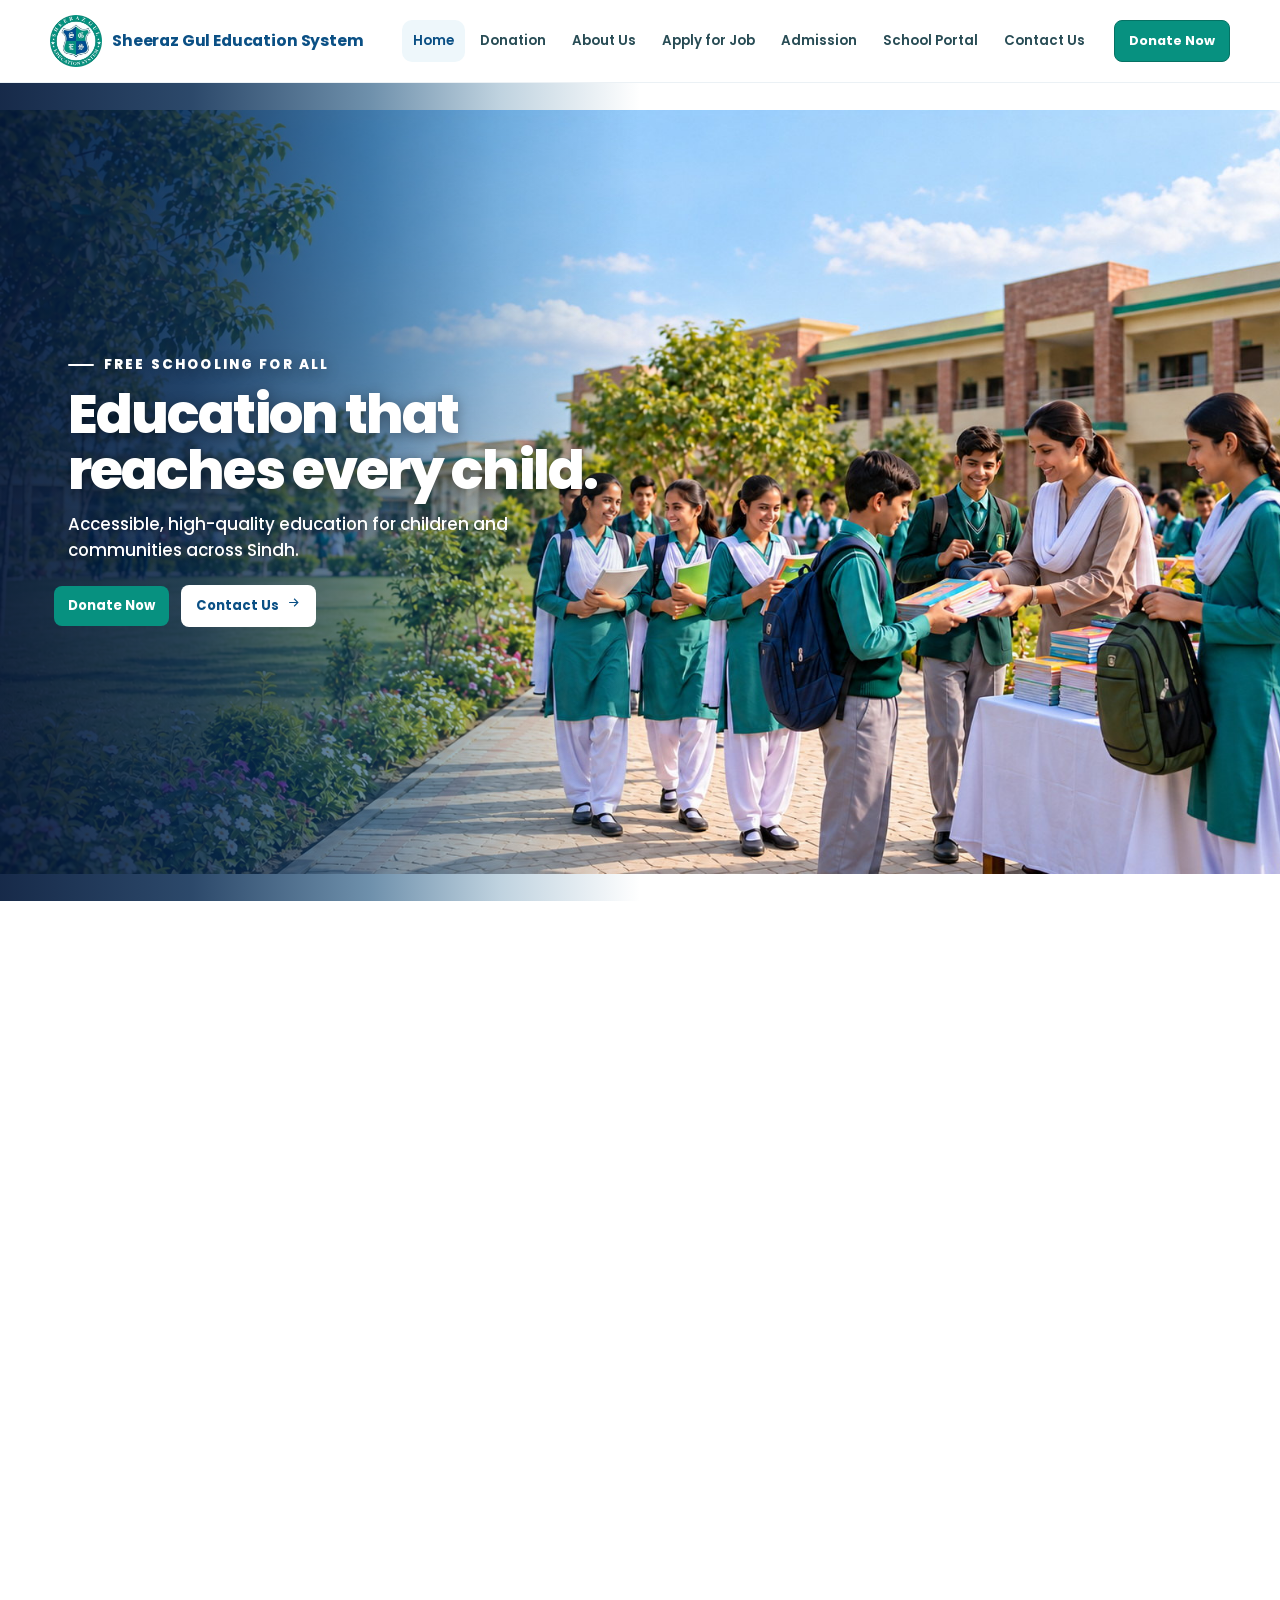
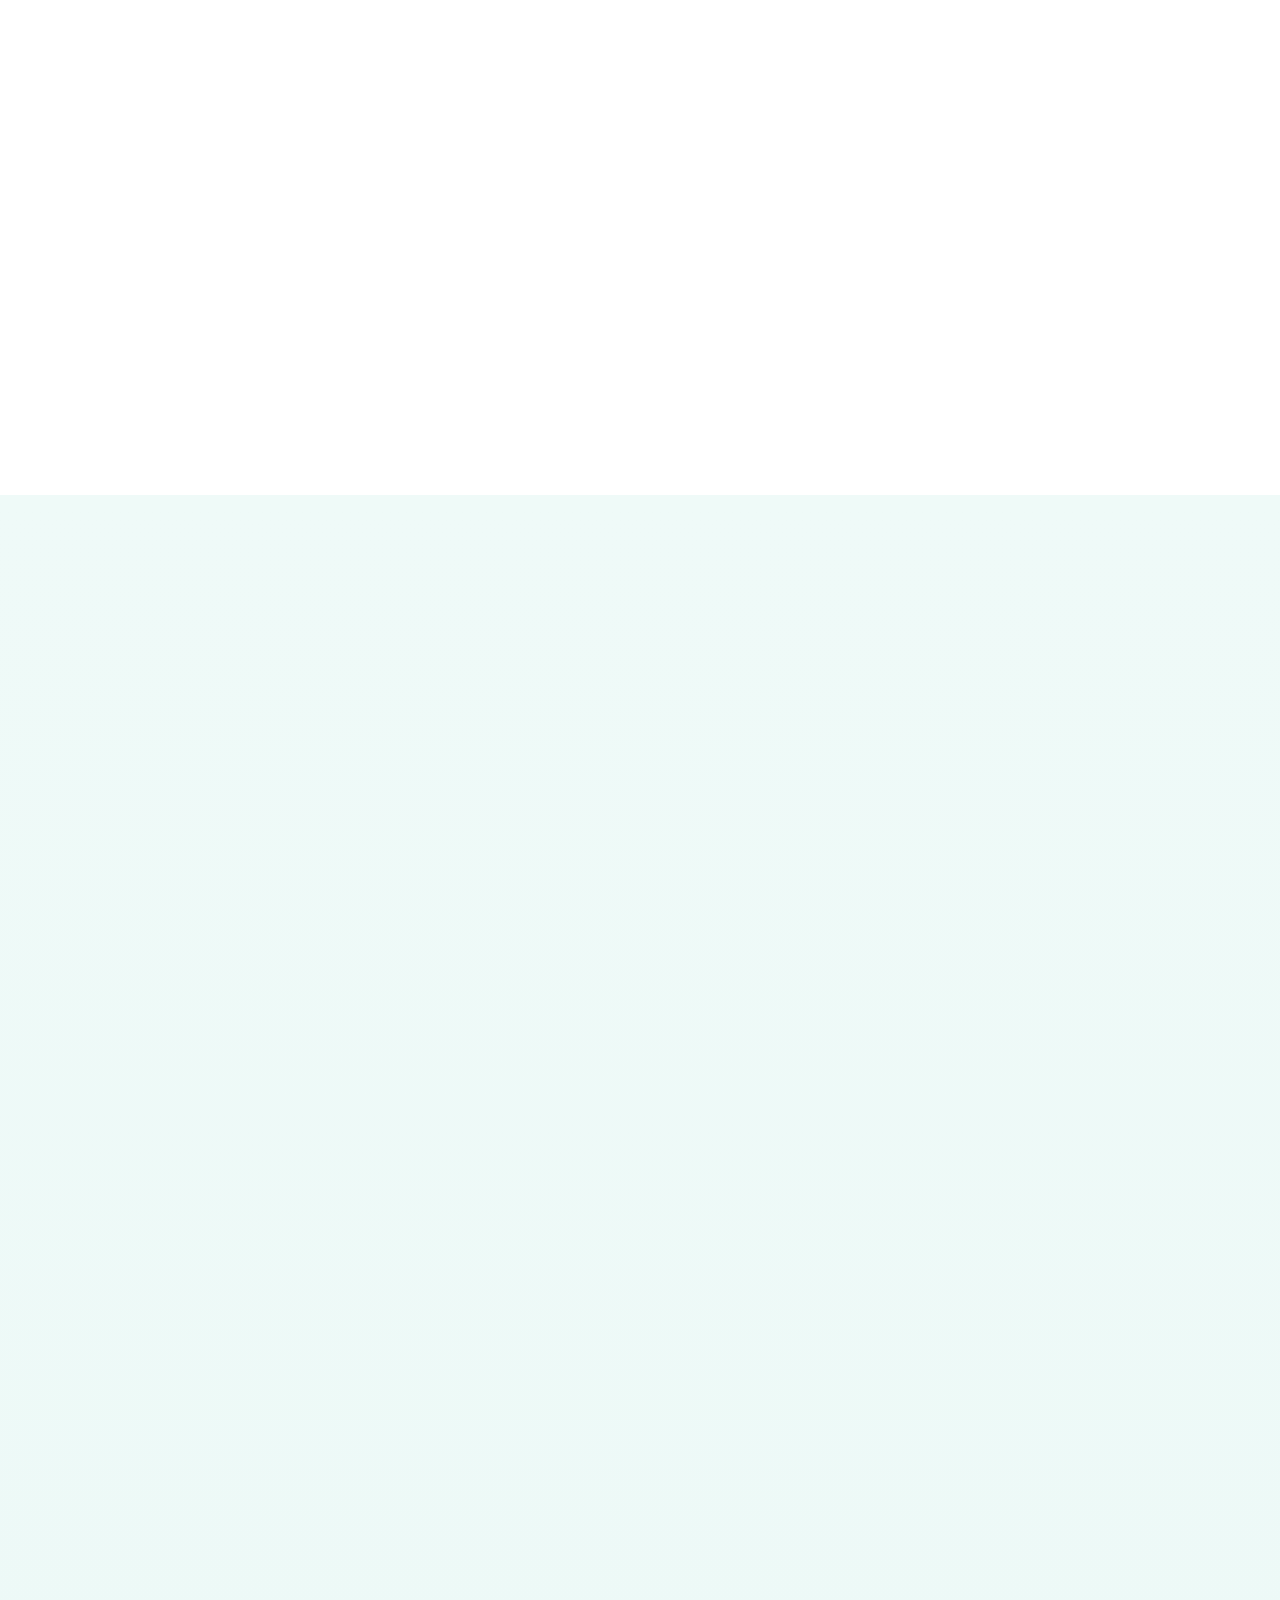
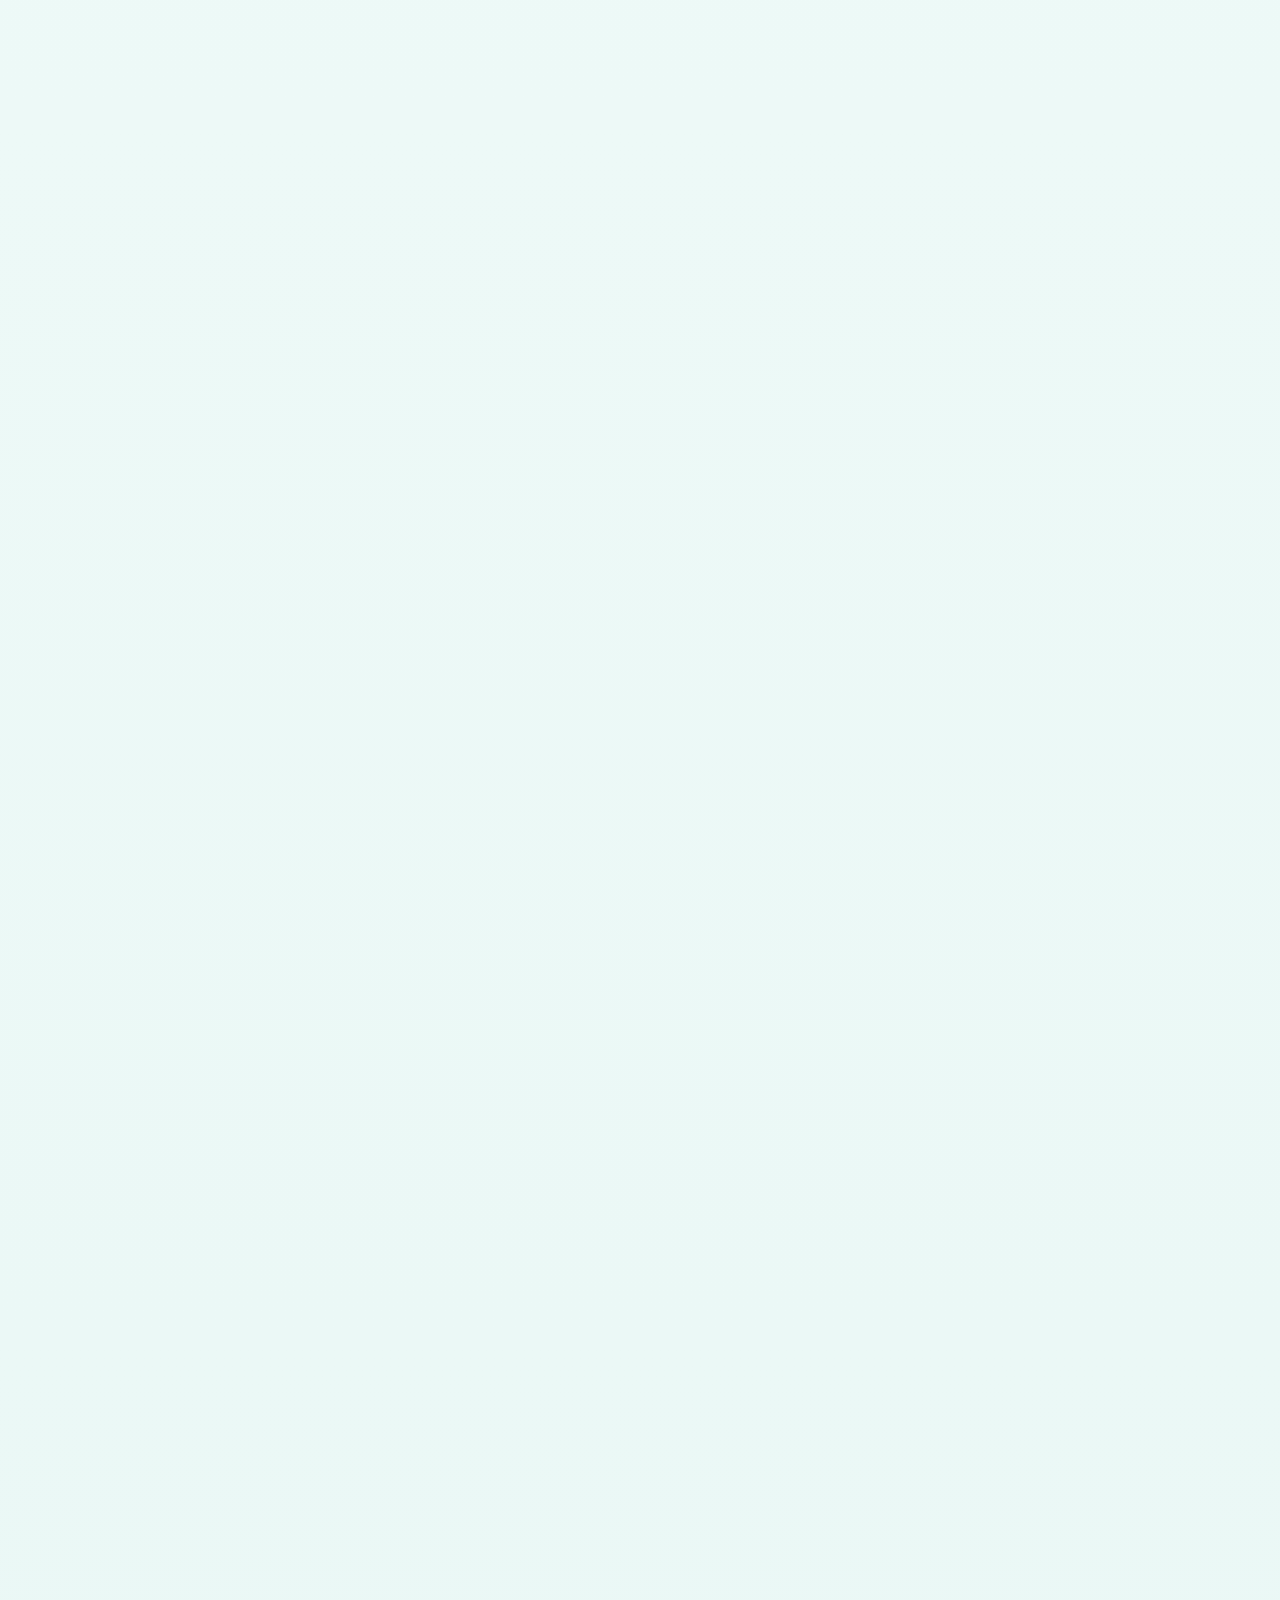
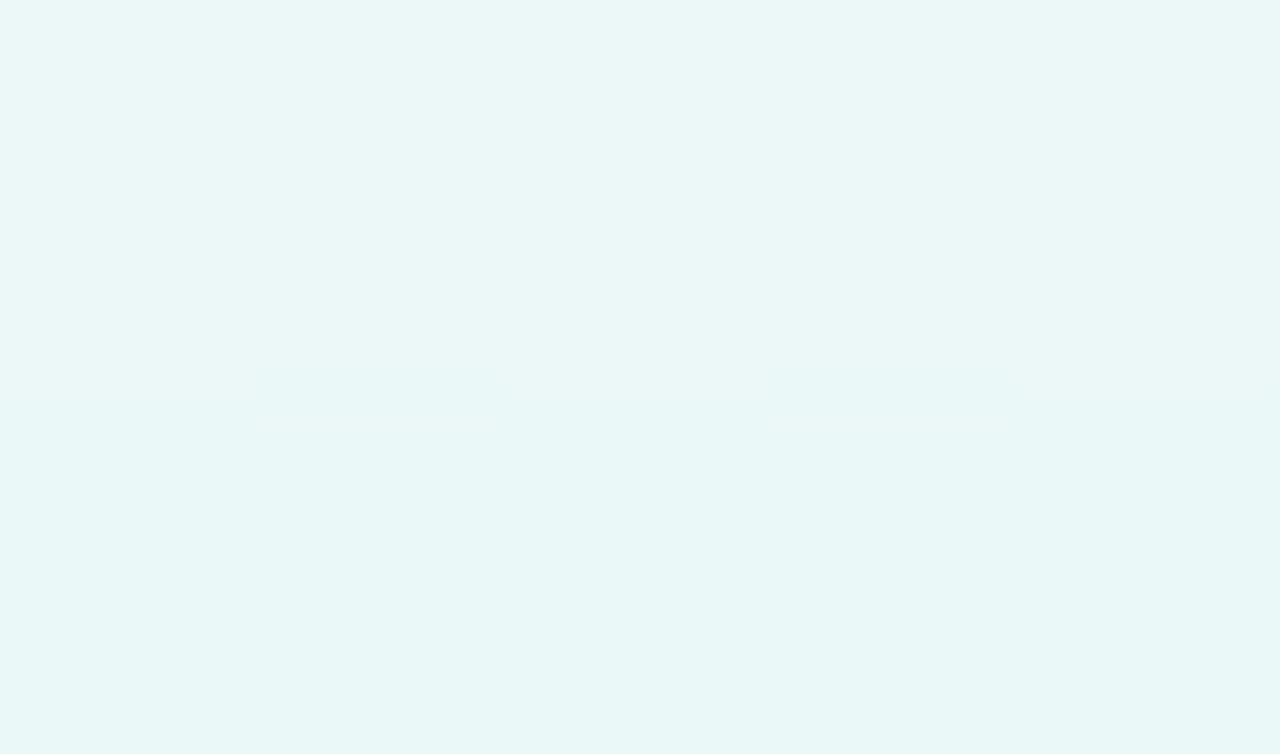
<file: index.html>
<!DOCTYPE html>

<html lang="en">
<head>
<meta charset="utf-8"/>
<meta content="width=device-width,initial-scale=1" name="viewport"/>
<title>Sheeraz Gul Education System | Free Schooling for All</title>
<meta content="Accessible, high-quality education for underserved communities across Sindh." name="description"/>
<meta content="#079180" name="theme-color"/>
<link href="assets/images/logo.png" rel="icon"/>
<link href="assets/style.css" rel="stylesheet"/>
<link rel="preload" as="image" href="assets/images/school-hero-right-shift-fast.jpg" fetchpriority="high"/>
</head>
<body data-page="home">
<div id="site-header"></div>
<main id="main">
<section class="page-hero home-page-hero"><div class="container page-hero-content"><div class="eyebrow">Free schooling for all</div><h1>Education that reaches every child.</h1><p>Accessible, high-quality education for children and communities across Sindh.</p><div class="hero-actions hero-actions-center"><button class="btn btn-primary" data-donate-open="">Donate Now</button><a class="btn btn-banner-secondary" href="contact-us.html">Contact Us <span data-icon="arrow"></span></a></div></div></section>
<section class="section"><div class="container split"><div class="media-card"><img alt="Sheeraz Gul Education System campus" src="assets/images/about-us-new-fast.jpg"/ loading="lazy" decoding="async"></div><div class="content-block"><div class="section-kicker">About us</div><h2>Education built around access, dignity and opportunity.</h2><p class="lead">We believe financial hardship should never decide whether a child can learn.</p><p>Our schools are designed to bring dependable learning opportunities closer to families in rural and underserved communities while supporting girls and boys equally.</p><a class="btn btn-outline" href="about-us.html">Learn More <span data-icon="arrow"></span></a></div></div></section>
<section class="section section-aqua"><div class="container"><div class="section-title center"><div class="section-kicker" style="justify-content:center">Our campuses</div><h2>Learning closer to the communities we serve</h2><p>Four campuses connected by one mission: make quality education easier to reach.</p></div><div class="card-grid four">
<article class="card campus-card"><img alt="Nihalo Kolhi campus" src="assets/images/campus-nihalo.jpg"/ loading="lazy" decoding="async"><div class="campus-card-body"><span class="tag">Campus 01</span><h3>Nihalo Kolhi</h3><p>UC Ghazi Khan Chang · Taluka Matli · District Badin</p></div></article>
<article class="card campus-card"><img alt="Pirbhu Bhano campus" src="assets/images/campus-pirbhu.jpg"/ loading="lazy" decoding="async"><div class="campus-card-body"><span class="tag">Campus 02</span><h3>Pirbhu Bhano</h3><p>UC Halepota · Taluka Matli · District Badin</p></div></article>
<article class="card campus-card"><img alt="Manzoor Halepeto campus" src="assets/images/campus-manzoor.jpg"/ loading="lazy" decoding="async"><div class="campus-card-body"><span class="tag">Campus 03</span><h3>Manzoor Halepeto</h3><p>UC Halepota · Taluka Matli · District Badin</p></div></article>
<article class="card campus-card"><img alt="Jameel Ahmed Arain campus" src="assets/images/campus-jameel.jpg"/ loading="lazy" decoding="async"><div class="campus-card-body"><span class="tag">Campus 04</span><h3>Jameel Ahmed Arain</h3><p>Near Bashir Bus Stand Tailstop · Taluka Matli · District Badin</p></div></article>
</div><div class="stat-row"><div class="stat"><strong>4</strong><span>Campuses</span></div><div class="stat"><strong>Purpose-built</strong><span>Learning facilities</span></div><div class="stat"><strong>Growing</strong><span>Student community</span></div></div></div></section>
<section class="section"><div class="container split"><div class="media-card"><img alt="Students and school campus" src="assets/images/our-story-new-fast.jpg"/ loading="lazy" decoding="async"></div><div class="content-block"><div class="section-kicker">Our story</div><h2>Our Story</h2><p class="lead">Sheeraz Gul Education System was created with a simple belief: every child deserves access to quality education, regardless of their financial background. Our journey is focused on bringing learning opportunities closer to underprivileged communities across Sindh.</p><p>Through free or affordable education, supportive learning environments and dedicated teachers, we aim to help students build knowledge, confidence and hope for a brighter future.</p></div></div></section>
<section class="section section-blue"><div class="container"><div class="section-title center"><div class="section-kicker" style="justify-content:center">Learning foundations</div><h2>Curriculum Includes</h2><p>Core learning areas designed to strengthen literacy, numeracy, curiosity and understanding.</p></div><div class="card-grid four">
<article class="card icon-card"><div class="icon-box"><span data-icon="book"></span></div><div><h3>Reading &amp; Writing</h3><p>Building communication, comprehension and confident expression.</p></div></article>
<article class="card icon-card"><div class="icon-box"><span data-icon="calc"></span></div><div><h3>Mathematics</h3><p>Developing number sense, logical thinking and problem-solving skills.</p></div></article>
<article class="card icon-card"><div class="icon-box"><span data-icon="flask"></span></div><div><h3>Sciences</h3><p>Encouraging observation, discovery and curiosity about the world.</p></div></article>
<article class="card icon-card"><div class="icon-box"><span data-icon="landmark"></span></div><div><h3>History</h3><p>Understanding people, places and the experiences that shape society.</p></div></article>
</div></div></section>
<section class="section"><div class="container"><div class="section-title center"><div class="section-kicker" style="justify-content:center">Leadership</div><h2>Meet Our Team</h2><p>School leadership focused on access, accountability and long-term community impact.</p></div><div class="team-grid">
<article class="profile-card"><img alt="Sheeraz Gul Memon, CEO" src="assets/images/ceo-sheeraz-gul-fast.jpg"/ loading="lazy" decoding="async"><div class="profile-content"><span class="role">Message from the CEO</span><h3>Sheeraz Gul Memon</h3><small>CEO · Sheeraz Gul Education System</small><p>“Our core mission is simple yet unwavering: to ensure that financial hardship never limits a child’s right to learn.”</p><p>We are committed to completely free, high-quality education and equal opportunity for girls and boys.</p><div class="profile-links"><a class="btn btn-soft" href="about-us.html#leadership">Read Full Message</a></div></div></article>
<article class="profile-card"><img alt="Mr. Saleh Ashrafi, Administrator Officer" src="assets/images/saleh-ashrafi-fast.jpg"/ loading="lazy" decoding="async"><div class="profile-content"><span class="role">Administration Officer</span><h3>Mr. Saleh Ashrafi</h3><small>Administrator Officer since 2016</small><p>Committed to free, high-quality education for all boys and girls, stronger communities and positive change.</p><div class="profile-links"><a class="btn btn-soft" href="about-us.html#leadership">Read Full Message</a></div></div></article>
</div></div></section>
<section class="section section-aqua"><div class="container"><div class="section-title"><div class="section-kicker">Helpful information</div><h2>Frequently Asked Questions</h2></div><div class="faq-list">
<article class="faq-item"><button aria-expanded="false" class="faq-button" data-faq-button="">Registration and Enrollment <span class="faq-plus">+</span></button><div class="faq-answer"><div><p>For current enrollment guidance, contact the school or visit the nearest campus. Requirements can vary by campus and grade.</p></div></div></article>
<article class="faq-item"><button aria-expanded="false" class="faq-button" data-faq-button="">Admission &amp; Updates <span class="faq-plus">+</span></button><div class="faq-answer"><div><p>Visit the Admission page or contact the school for the latest admission and program information.</p></div></div></article>
<article class="faq-item"><button aria-expanded="false" class="faq-button" data-faq-button="">Career Opportunities <span class="faq-plus">+</span></button><div class="faq-answer"><div><p>Qualified teachers and staff can submit an application from the Apply for Job page.</p></div></div></article>
<article class="faq-item"><button aria-expanded="false" class="faq-button" data-faq-button="">Donation Support <span class="faq-plus">+</span></button><div class="faq-answer"><div><p>Donations are handled through the approved bank transfer details shown on the Donation page. For help, contact the school office directly.</p></div></div></article>
<article class="faq-item"><button aria-expanded="false" class="faq-button" data-faq-button="">School Portal <span class="faq-plus">+</span></button><div class="faq-answer"><div><p>Select your campus on the School Portal page to view campus details or open the secure login interface.</p></div></div></article>
</div></div></section>
<section aria-label="Contact our team" class="prefooter-cta">
<div class="container prefooter-cta-inner">
<div class="prefooter-cta-copy">
<span class="prefooter-cta-label">Need more information?</span>
<p>Speak with our team about admissions, campuses, donations or general enquiries.</p>
</div>
<a class="btn btn-cta" href="contact-us.html">Contact Us <span data-icon="arrow"></span></a>
</div>
</section></main>
<div id="site-footer"></div>
<div id="global-modal-host"></div>
<script defer="" src="assets/site.js"></script>
</body>
</html>
</file>
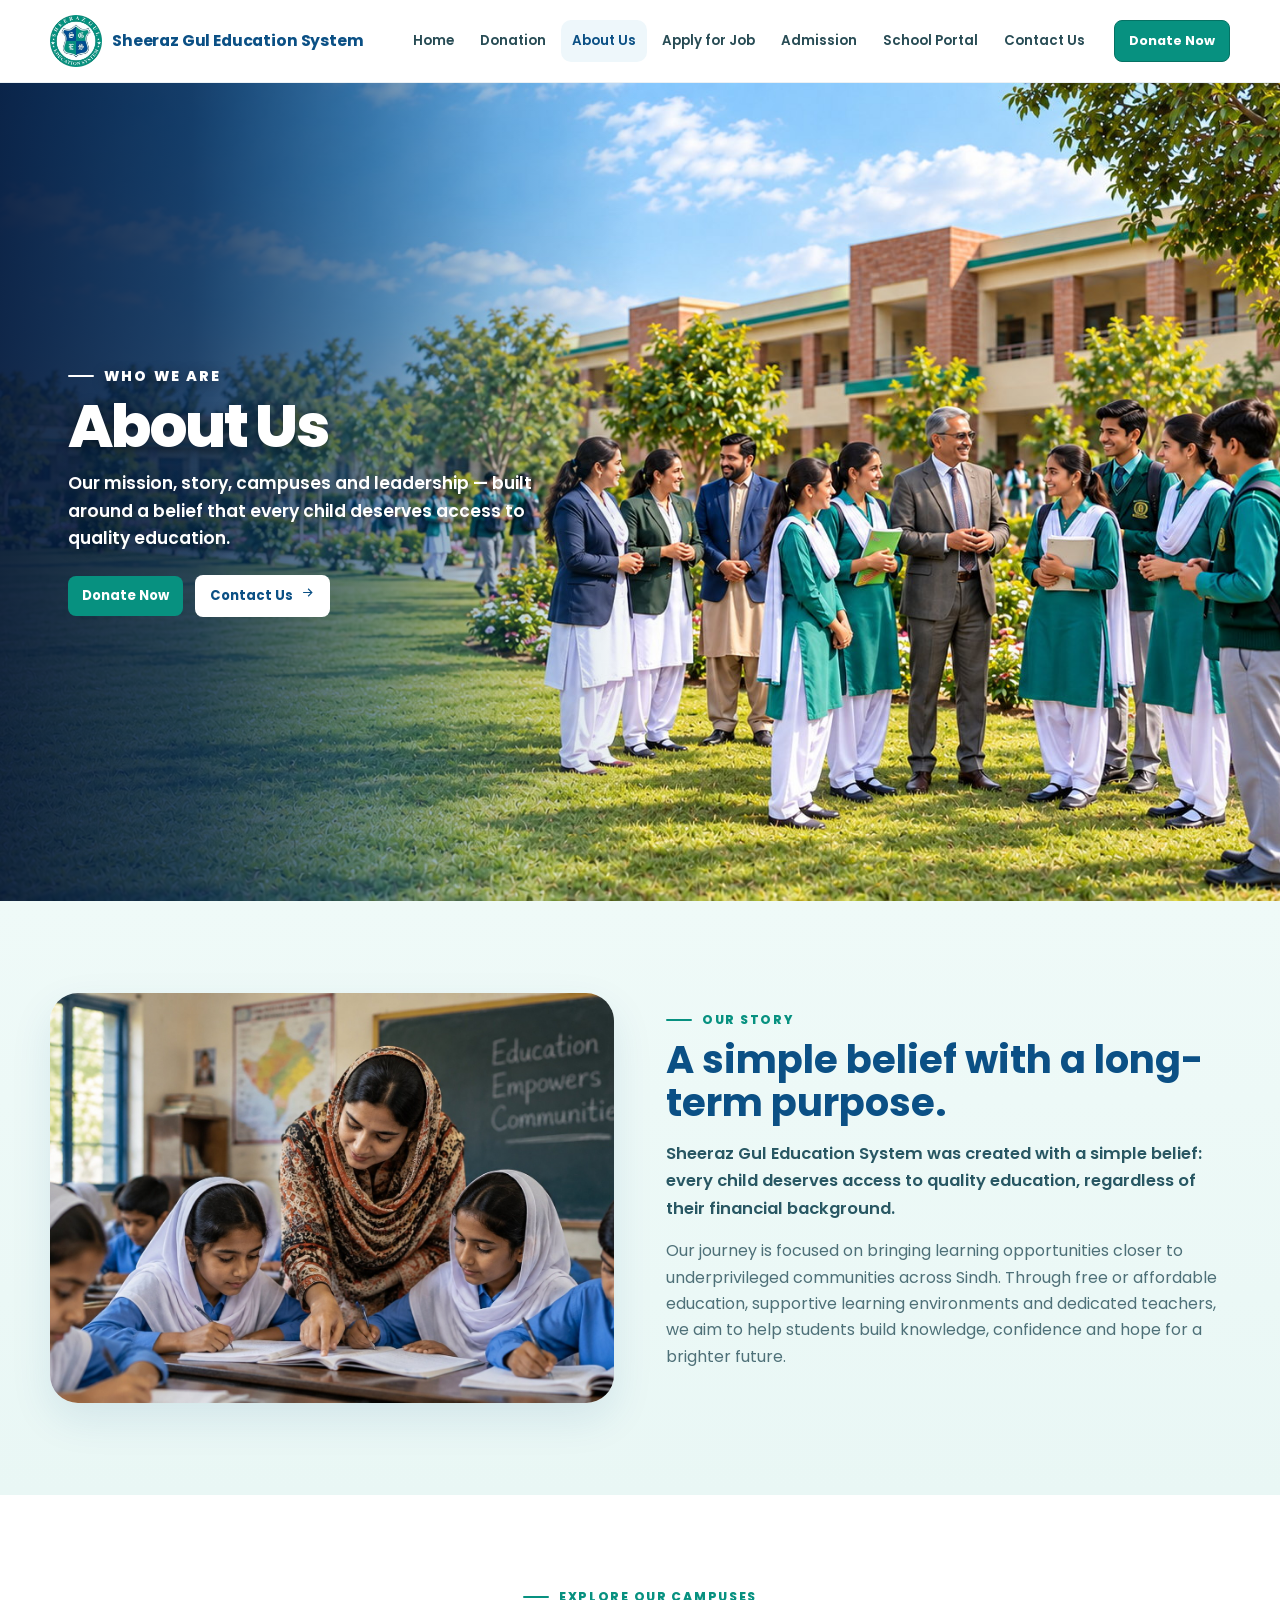
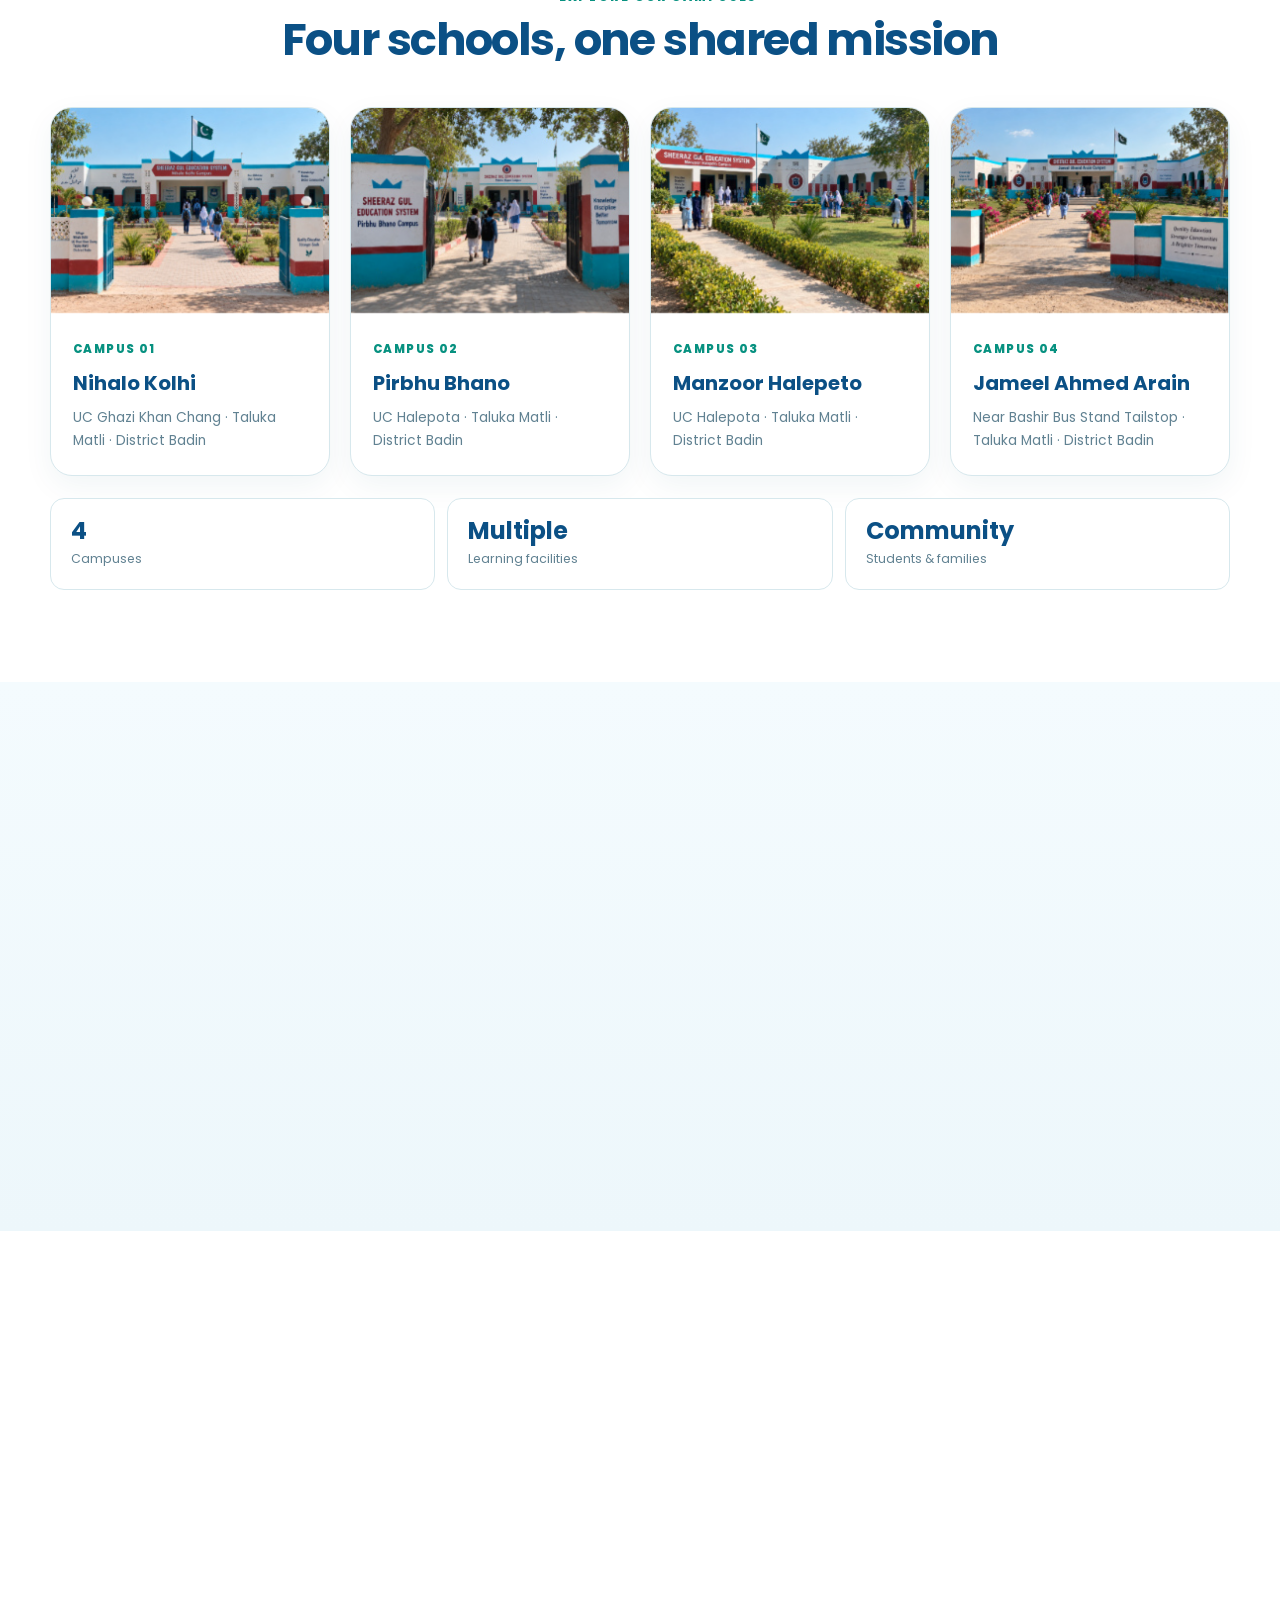
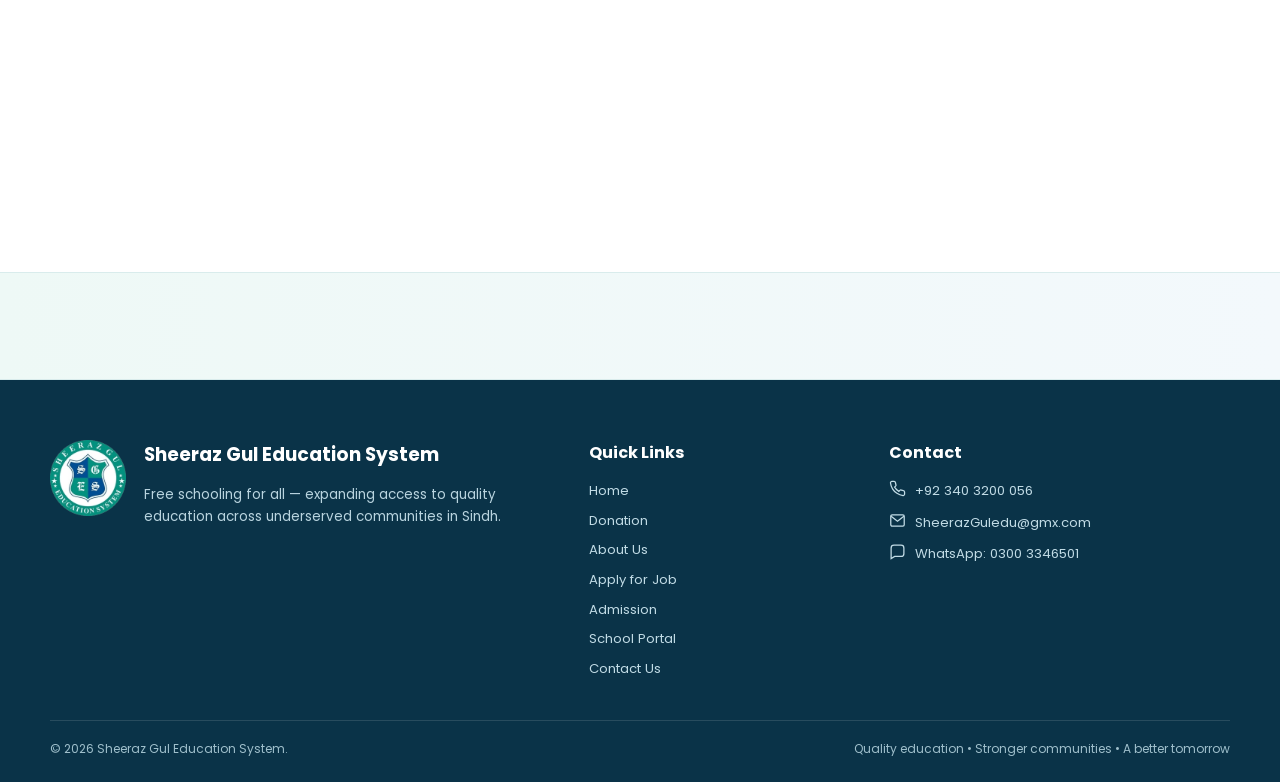
<file: about-us.html>
<!DOCTYPE html>

<html lang="en">
<head>
<meta charset="utf-8"/>
<meta content="width=device-width,initial-scale=1" name="viewport"/>
<title>About Us | Sheeraz Gul Education System</title>
<meta content="Learn about the mission, campuses and leadership of Sheeraz Gul Education System." name="description"/>
<meta content="#079180" name="theme-color"/>
<link href="assets/images/logo.png" rel="icon"/>
<link href="assets/style.css" rel="stylesheet"/>
<link rel="preload" as="image" href="assets/images/banner-about-fast.jpg" fetchpriority="high"/>
</head>
<body data-page="about">
<div id="site-header"></div>
<main id="main"><section class="page-hero"><div class="container"><div class="eyebrow">Who we are</div><h1>About Us</h1><p>Our mission, story, campuses and leadership — built around a belief that every child deserves access to quality education.</p><div class="hero-actions hero-actions-center"><button class="btn btn-primary" data-donate-open="">Donate Now</button><a class="btn btn-banner-secondary" href="contact-us.html">Contact Us <span data-icon="arrow"></span></a></div></div></section>
<section class="section section-aqua"><div class="container split"><div class="media-card"><img alt="Students at a Sheeraz Gul Education System campus" src="assets/images/our-story-new-jpg-fast.jpg"/ loading="lazy" decoding="async"></div><div class="content-block"><div class="section-kicker">Our story</div><h2>A simple belief with a long-term purpose.</h2><p class="lead">Sheeraz Gul Education System was created with a simple belief: every child deserves access to quality education, regardless of their financial background.</p><p>Our journey is focused on bringing learning opportunities closer to underprivileged communities across Sindh. Through free or affordable education, supportive learning environments and dedicated teachers, we aim to help students build knowledge, confidence and hope for a brighter future.</p></div></div></section>
<section class="section"><div class="container"><div class="section-title center"><div class="section-kicker" style="justify-content:center">Explore our campuses</div><h2>Four schools, one shared mission</h2></div><div class="card-grid four"><article class="card campus-card"><img alt="Nihalo Kolhi campus" src="assets/images/campus-nihalo.jpg"/ loading="lazy" decoding="async"><div class="campus-card-body"><span class="tag">Campus 01</span><h3>Nihalo Kolhi</h3><p>UC Ghazi Khan Chang · Taluka Matli · District Badin</p></div></article><article class="card campus-card"><img alt="Pirbhu Bhano campus" src="assets/images/campus-pirbhu.jpg"/ loading="lazy" decoding="async"><div class="campus-card-body"><span class="tag">Campus 02</span><h3>Pirbhu Bhano</h3><p>UC Halepota · Taluka Matli · District Badin</p></div></article><article class="card campus-card"><img alt="Manzoor Halepeto campus" src="assets/images/campus-manzoor.jpg"/ loading="lazy" decoding="async"><div class="campus-card-body"><span class="tag">Campus 03</span><h3>Manzoor Halepeto</h3><p>UC Halepota · Taluka Matli · District Badin</p></div></article><article class="card campus-card"><img alt="Jameel Ahmed Arain campus" src="assets/images/campus-jameel.jpg"/ loading="lazy" decoding="async"><div class="campus-card-body"><span class="tag">Campus 04</span><h3>Jameel Ahmed Arain</h3><p>Near Bashir Bus Stand Tailstop · Taluka Matli · District Badin</p></div></article></div><div class="stat-row"><div class="stat"><strong>4</strong><span>Campuses</span></div><div class="stat"><strong>Multiple</strong><span>Learning facilities</span></div><div class="stat"><strong>Community</strong><span>Students &amp; families</span></div></div></div></section>
<section class="section section-blue"><div class="container"><div class="section-title center"><div class="section-kicker" style="justify-content:center">What we stand for</div><h2>Vision, Mission &amp; Values</h2></div><div class="card-grid three"><article class="card icon-card"><div class="icon-box"><span data-icon="compass"></span></div><div><h3>Vision</h3><p>Positive change through accessible education and stronger communities.</p></div></article><article class="card icon-card"><div class="icon-box"><span data-icon="book"></span></div><div><h3>Mission</h3><p>Provide high-quality learning opportunities free or at affordable levels for children who may otherwise be left behind.</p></div></article><article class="card icon-card"><div class="icon-box"><span data-icon="shield"></span></div><div><h3>Values</h3><p>Service, sincerity, fairness, learning, respect and responsible community leadership.</p></div></article></div></div></section>
<section class="section" id="leadership">
<div class="container">
<div class="section-title center">
<div class="section-kicker" style="justify-content:center">Leadership</div>
<h2>Meet Our Team</h2>
<p>Leadership committed to accessible education, responsible administration and long-term community impact.</p>
</div>
<div class="leadership-compact-grid">
<article class="leadership-compact-card">
<div class="leadership-compact-top">
<img alt="Sheeraz Gul Memon, CEO" src="assets/images/ceo-sheeraz-gul-fast.jpg"/ loading="lazy" decoding="async">
<div class="leadership-compact-copy">
<span class="role">Chief Executive Officer</span>
<h3>Sheeraz Gul Memon</h3>
<small>CEO · Sheeraz Gul Education System</small>
<p>Focused on keeping quality education accessible to children regardless of financial background.</p>
<button aria-controls="ceo-details" aria-expanded="false" class="btn btn-outline read-more-btn" data-profile-toggle="ceo-details" type="button">Read More</button>
</div>
</div>
<div class="leadership-details" hidden="" id="ceo-details">
<h4>A Message from the CEO</h4>
<p>At Sheeraz Gul Education System, our core mission is simple yet unwavering: to ensure that financial hardship never limits a child’s right to learn.</p>
<p>Across the rural and remote landscapes of Sindh, the true backbone of our community is the working class—the daily wagers, rickshaw drivers, shopkeepers, and the hardworking mothers and fathers who labor in the fields under the sun to earn their living harvest by harvest. They hold deep aspirations for their children’s future, and we are dedicated to making those aspirations a reality.</p>
<p>We are committed to providing completely free, high-quality education to every child, regardless of socioeconomic background. By prioritizing equal educational opportunities for both girls and boys, we are nurturing a new generation of confident leaders, critical thinkers, and changemakers who will uplift their families and transform their communities.</p>
</div>
</article>
<article class="leadership-compact-card">
<div class="leadership-compact-top">
<img alt="Mr. Saleh Ashrafi, Administrator Officer" src="assets/images/saleh-ashrafi-fast.jpg"/ loading="lazy" decoding="async">
<div class="leadership-compact-copy">
<span class="role">Administrator Officer</span>
<h3>Mr. Saleh Ashrafi</h3>
<small>Administrator Officer since 2016</small>
<p>Dedicated to strong administration, equal learning opportunities and community-focused educational support.</p>
<button aria-controls="saleh-details" aria-expanded="false" class="btn btn-outline read-more-btn" data-profile-toggle="saleh-details" type="button">Read More</button>
</div>
</div>
<div class="leadership-details" hidden="" id="saleh-details">
<h4>Message from the Administrator Officer</h4>
<p>Welcome to Sheeraz Gul Education System. As Administrator Officer since 2016, I am proud to lead an institution dedicated to providing free, high-quality education to all boys and girls. We firmly believe that every child deserves the opportunity to learn, grow, and succeed, regardless of their background.</p>
<p><strong>Supporting Girls’ Education:</strong> Ensuring equal learning opportunities and empowering young women to shape their own futures.</p>
<p><strong>Empowering Communities:</strong> Working tirelessly to uplift underprivileged areas through accessible learning and skill-building.</p>
<p><strong>Driving Positive Change:</strong> Building a stronger, educated foundation for the next generation to break the cycle of poverty.</p>
<p class="leadership-contact-note"><strong>Administrator contact:</strong> 0300 3346501</p>
</div>
</article>
</div>
</div>
</section>
<section aria-label="Contact our team" class="prefooter-cta">
<div class="container prefooter-cta-inner">
<div class="prefooter-cta-copy">
<span class="prefooter-cta-label">Need more information?</span>
<p>Speak with our team about admissions, campuses, donations or general enquiries.</p>
</div>
<a class="btn btn-cta" href="contact-us.html">Contact Us <span data-icon="arrow"></span></a>
</div>
</section></main>
<div id="site-footer"></div>
<div id="global-modal-host"></div>
<script defer="" src="assets/site.js"></script>
</body>
</html>
</file>
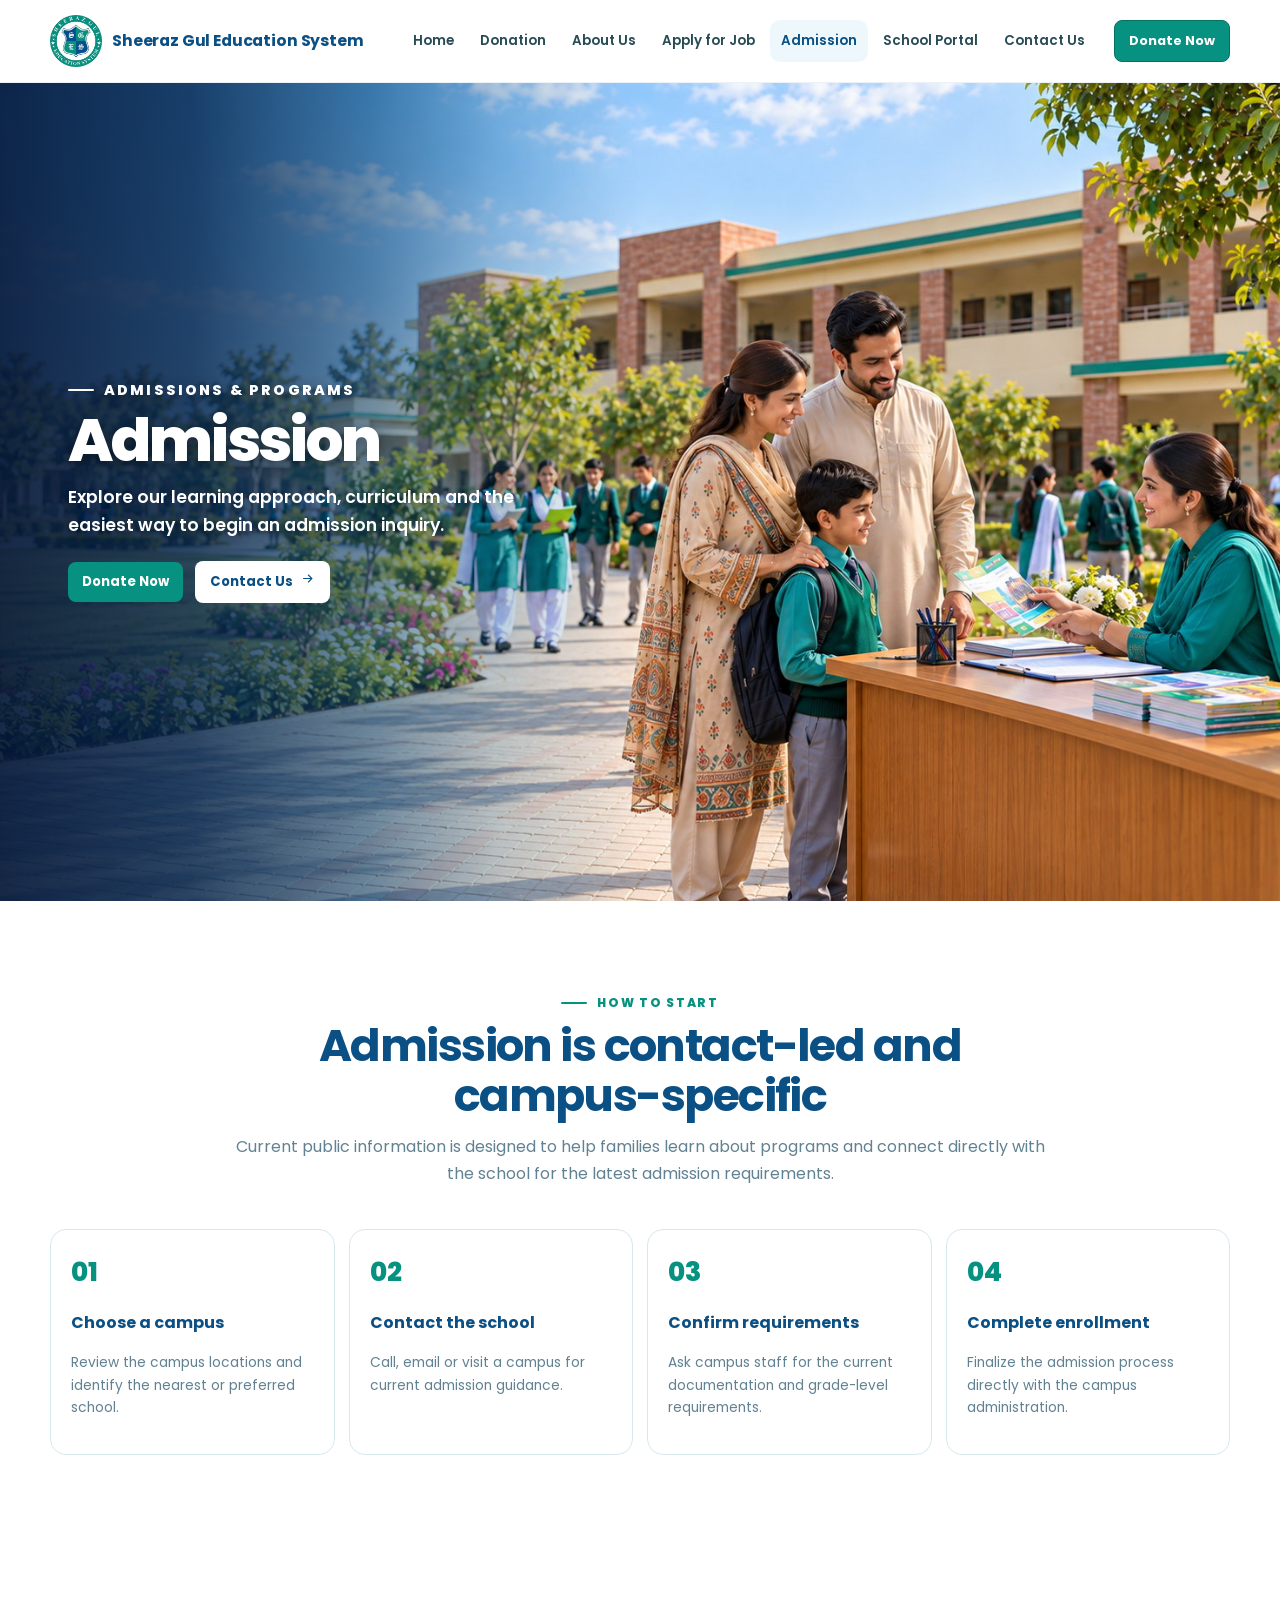
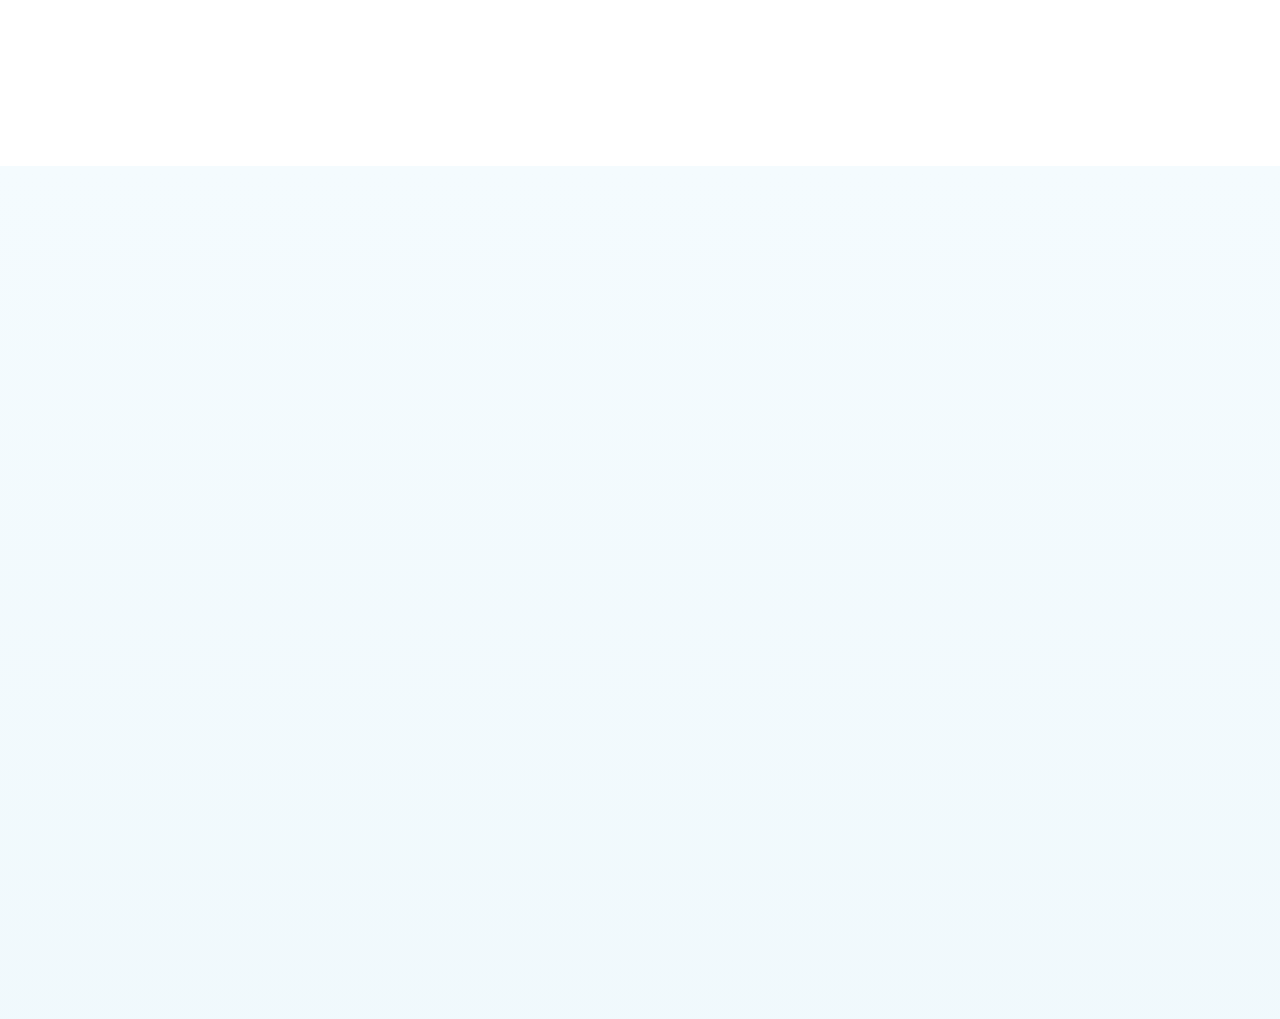
<file: admission.html>
<!DOCTYPE html>

<html lang="en">
<head>
<meta charset="utf-8"/>
<meta content="width=device-width,initial-scale=1" name="viewport"/>
<title>Admission &amp; Programs | Sheeraz Gul Education System</title>
<meta content="Explore admissions, curriculum and learning opportunities at Sheeraz Gul Education System." name="description"/>
<meta content="#079180" name="theme-color"/>
<link href="assets/images/logo.png" rel="icon"/>
<link href="assets/style.css" rel="stylesheet"/>
<link rel="preload" as="image" href="assets/images/banner-admission-fast.jpg" fetchpriority="high"/>
</head>
<body data-page="admission">
<div id="site-header"></div>
<main id="main"><section class="page-hero"><div class="container"><div class="eyebrow">Admissions &amp; programs</div><h1>Admission</h1><p>Explore our learning approach, curriculum and the easiest way to begin an admission inquiry.</p><div class="hero-actions hero-actions-center"><button class="btn btn-primary" data-donate-open="">Donate Now</button><a class="btn btn-banner-secondary" href="contact-us.html">Contact Us <span data-icon="arrow"></span></a></div></div></section>
<section class="section"><div class="container"><div class="section-title center"><div class="section-kicker" style="justify-content:center">How to start</div><h2>Admission is contact-led and campus-specific</h2><p>Current public information is designed to help families learn about programs and connect directly with the school for the latest admission requirements.</p></div><div class="steps"><article class="step"><h3>Choose a campus</h3><p>Review the campus locations and identify the nearest or preferred school.</p></article><article class="step"><h3>Contact the school</h3><p>Call, email or visit a campus for current admission guidance.</p></article><article class="step"><h3>Confirm requirements</h3><p>Ask campus staff for the current documentation and grade-level requirements.</p></article><article class="step"><h3>Complete enrollment</h3><p>Finalize the admission process directly with the campus administration.</p></article></div></div></section>
<section class="section section-aqua" id="learning-benefits"><div class="container"><div class="section-title center"><div class="section-kicker" style="justify-content:center">Learning benefits</div><h2>How students learn and grow</h2></div><div class="admission-grid"><article class="benefit-card"><span class="num">01</span><h3>Learn by Doing</h3><p>Foundational reading, writing, numbers, drawing, building, problem solving and cognitive skills.</p></article><article class="benefit-card"><span class="num">02</span><h3>Gain Knowledge</h3><p>Broad exposure across history, biology, arts, literature, mathematics, physics, physical education and geography.</p></article><article class="benefit-card"><span class="num">03</span><h3>Develop Your Talents</h3><p>Activities and clubs help students discover interests, sports and creative abilities.</p></article></div></div></section>
<section class="section section-blue"><div class="container"><div class="section-title center"><div class="section-kicker" style="justify-content:center">Curriculum</div><h2>Core learning areas</h2></div><div class="card-grid four"><article class="card icon-card"><div class="icon-box"><span data-icon="book"></span></div><div><h3>Reading &amp; Writing</h3><p>Communication and confident expression.</p></div></article><article class="card icon-card"><div class="icon-box"><span data-icon="calc"></span></div><div><h3>Mathematics</h3><p>Numeracy, logic and problem solving.</p></div></article><article class="card icon-card"><div class="icon-box"><span data-icon="flask"></span></div><div><h3>Sciences</h3><p>Observation, exploration and discovery.</p></div></article><article class="card icon-card"><div class="icon-box"><span data-icon="landmark"></span></div><div><h3>History</h3><p>Understanding people, places and society.</p></div></article></div></div></section>
<section class="section"><div class="container"><div class="section-title center"><div class="section-kicker" style="justify-content:center">Extra-curricular</div><h2>Beyond the classroom</h2></div><div class="card-grid four"><article class="card icon-card"><div class="icon-box"><span data-icon="users"></span></div><div><h3>Young Musicians</h3><p>Creative participation and expression.</p></div></article><article class="card icon-card"><div class="icon-box"><span data-icon="flask"></span></div><div><h3>Math &amp; Science Club</h3><p>Curiosity, experiments and problem solving.</p></div></article><article class="card icon-card"><div class="icon-box"><span data-icon="users"></span></div><div><h3>Afterschool Sports</h3><p>Teamwork, movement and confidence.</p></div></article><article class="card icon-card"><div class="icon-box"><span data-icon="book"></span></div><div><h3>Art &amp; Design</h3><p>Imagination, creativity and visual expression.</p></div></article></div></div></section>
<section class="section section-aqua"><div class="container split"><div class="content-block"><div class="section-kicker">Admission inquiry</div><h2>Talk with the school team</h2><p>Call <a href="tel:+923403200056"><strong>+92 340 3200 056</strong></a>, email <a href="mailto:SheerazGuledu@gmx.com"><strong>SheerazGuledu@gmx.com</strong></a> for current information, or contact the school office directly.</p><div class="hero-actions"><a class="btn btn-primary" href="contact-us.html">Contact Us</a></div></div><div class="media-card"><img alt="Pirbhu Bhano campus" src="assets/images/admission-pirbhu-final-v6-fast.jpg"/ loading="lazy" decoding="async"></div></div></section>
</main>
<div id="site-footer"></div>
<div id="global-modal-host"></div>
<script defer="" src="assets/site.js"></script>
</body>
</html>
</file>
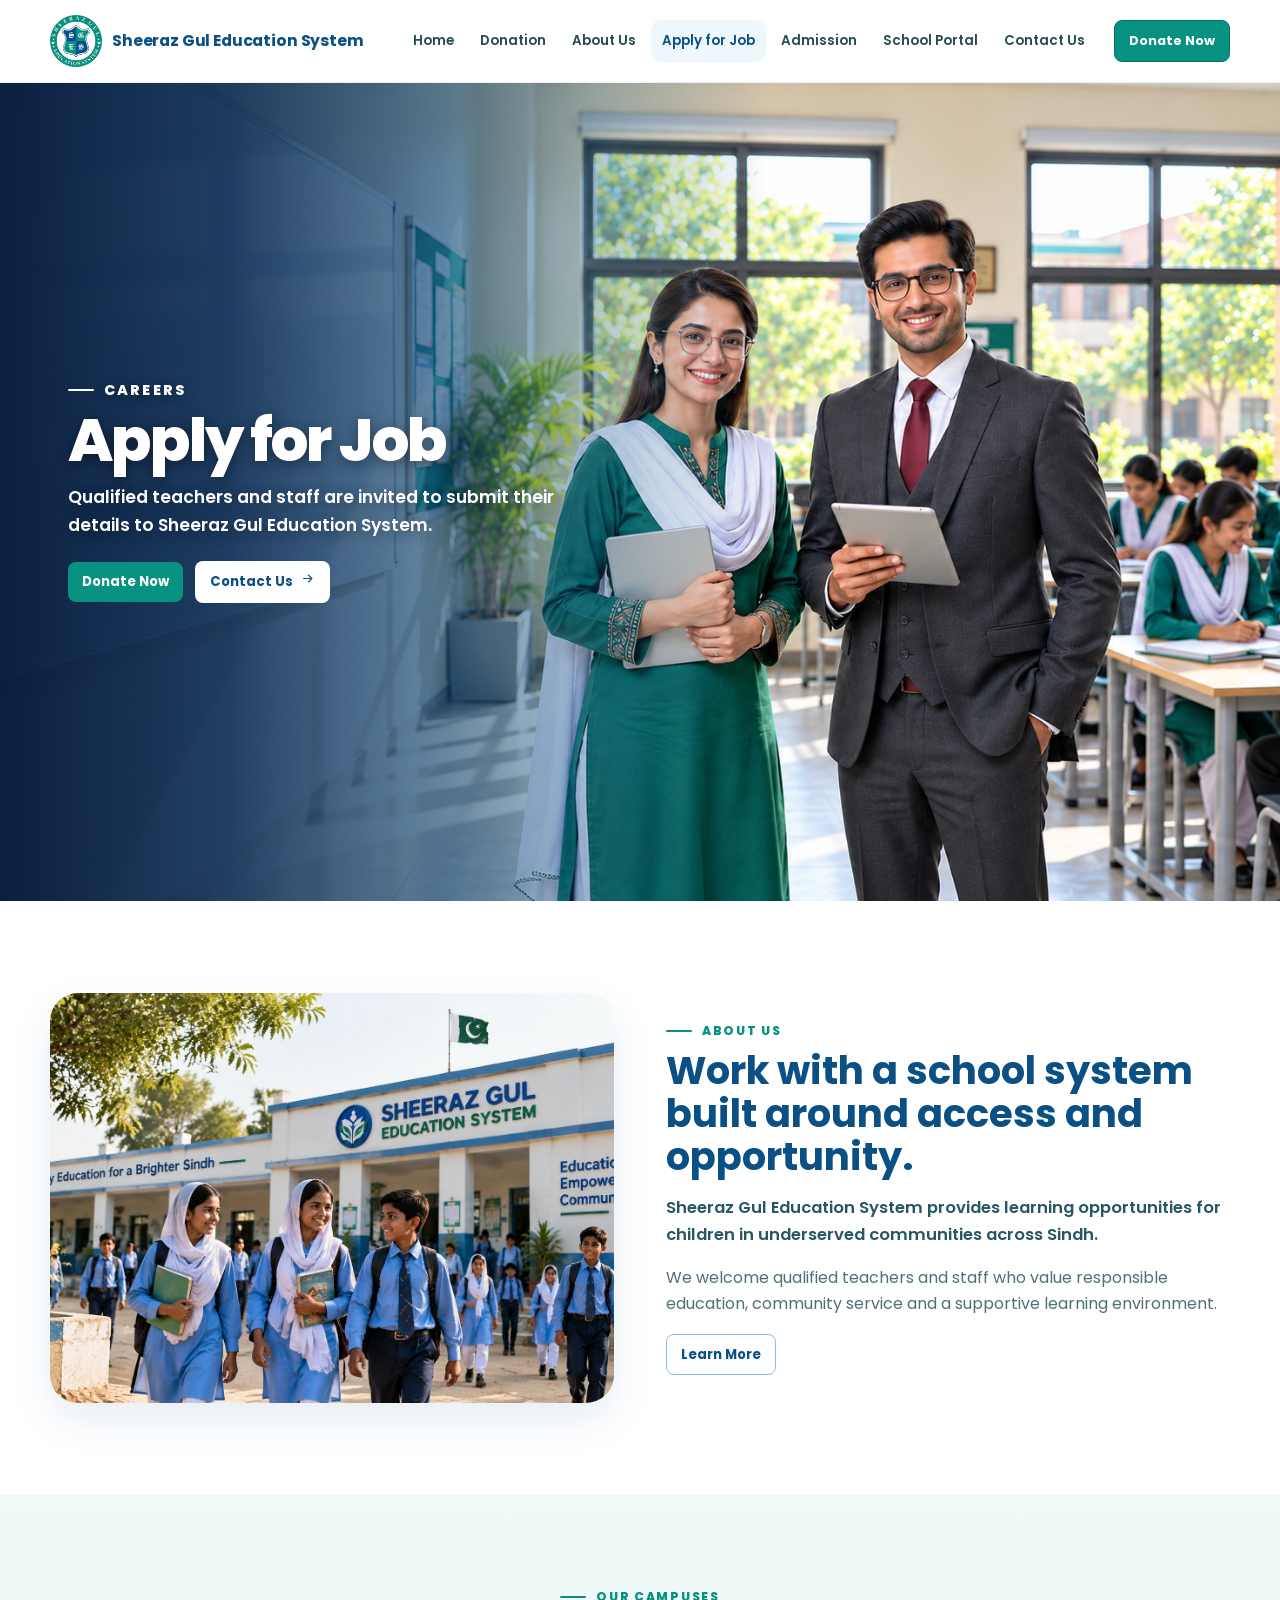
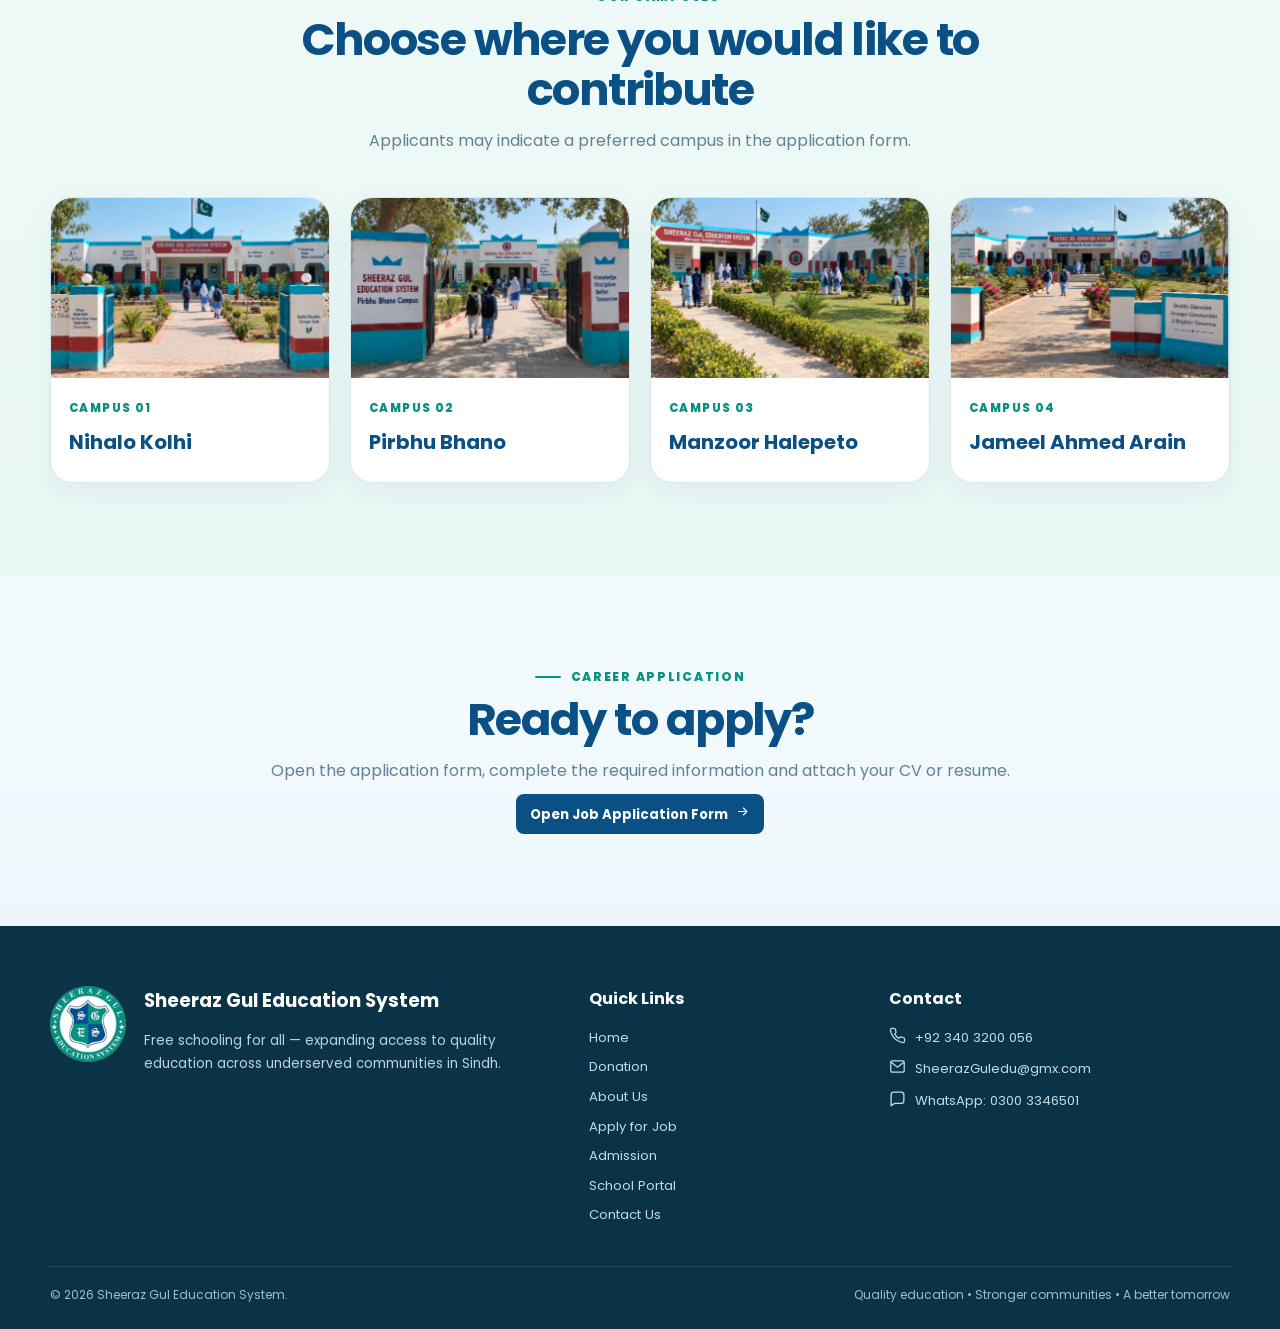
<file: apply-for-job.html>
<!DOCTYPE html>

<html lang="en">
<head>
<meta charset="utf-8"/>
<meta content="width=device-width,initial-scale=1" name="viewport"/>
<title>Apply for Job | Sheeraz Gul Education System</title>
<meta content="Apply for teaching and staff opportunities at Sheeraz Gul Education System." name="description"/>
<meta content="#079180" name="theme-color"/>
<link href="assets/images/logo.png" rel="icon"/>
<link href="assets/style.css" rel="stylesheet"/>
<link rel="preload" as="image" href="assets/images/banner-job-fast.jpg" fetchpriority="high"/>
</head>
<body data-page="jobs">
<div id="site-header"></div>
<main id="main"><section class="page-hero"><span class="job-dark-blue-gradient" aria-hidden="true"></span><div class="container"><div class="eyebrow">Careers</div><h1>Apply for Job</h1><p>Qualified teachers and staff are invited to submit their details to Sheeraz Gul Education System.</p><div class="hero-actions hero-actions-center"><button class="btn btn-primary" data-donate-open="">Donate Now</button><a class="btn btn-banner-secondary" href="contact-us.html">Contact Us <span data-icon="arrow"></span></a></div></div></section>

<section class="section"><div class="container split"><div class="media-card"><img alt="Sheeraz Gul Education System campus" src="assets/images/about-us-new-jpg-fast.jpg"/ loading="lazy" decoding="async"></div><div class="content-block"><div class="section-kicker">About us</div><h2>Work with a school system built around access and opportunity.</h2><p class="lead">Sheeraz Gul Education System provides learning opportunities for children in underserved communities across Sindh.</p><p>We welcome qualified teachers and staff who value responsible education, community service and a supportive learning environment.</p><a class="btn btn-outline" href="about-us.html">Learn More</a></div></div></section><section class="section section-aqua"><div class="container"><div class="section-title center"><div class="section-kicker" style="justify-content:center">Our campuses</div><h2>Choose where you would like to contribute</h2><p>Applicants may indicate a preferred campus in the application form.</p></div><div class="card-grid four job-campus-grid"><article class="card campus-card"><img alt="Nihalo Kolhi campus" src="assets/images/campus-nihalo.jpg"/ loading="lazy" decoding="async"><div class="campus-card-body"><span class="tag">Campus 01</span><h3>Nihalo Kolhi</h3></div></article><article class="card campus-card"><img alt="Pirbhu Bhano campus" src="assets/images/campus-pirbhu.jpg"/ loading="lazy" decoding="async"><div class="campus-card-body"><span class="tag">Campus 02</span><h3>Pirbhu Bhano</h3></div></article><article class="card campus-card"><img alt="Manzoor Halepeto campus" src="assets/images/campus-manzoor.jpg"/ loading="lazy" decoding="async"><div class="campus-card-body"><span class="tag">Campus 03</span><h3>Manzoor Halepeto</h3></div></article><article class="card campus-card"><img alt="Jameel Ahmed Arain campus" src="assets/images/campus-jameel.jpg"/ loading="lazy" decoding="async"><div class="campus-card-body"><span class="tag">Campus 04</span><h3>Jameel Ahmed Arain</h3></div></article></div></div></section><section class="section section-blue job-apply-cta"><div class="container"><div class="section-title center"><div class="section-kicker" style="justify-content:center">Career application</div><h2>Ready to apply?</h2><p>Open the application form, complete the required information and attach your CV or resume.</p><button class="btn btn-blue" data-job-open="" type="button">Open Job Application Form <span data-icon="arrow"></span></button></div></div></section><div aria-labelledby="job-modal-title" aria-modal="true" class="modal" hidden="" id="job-application-modal" role="dialog"><div class="modal-backdrop" data-job-close=""></div><div class="modal-panel job-modal-panel" tabindex="-1"><button aria-label="Close application form" class="modal-close" data-job-close="">×</button><div class="section-kicker">Career application</div><h2 id="job-modal-title">Job Application Form</h2><p class="modal-intro">Complete the form below. Required fields are marked with an asterisk.</p><form class="form-grid" data-form="job"><label>Full Name *<input name="fullName" required=""/></label><label>Father / Guardian Name<input name="guardian"/></label><label>Phone Number *<input name="phone" required="" type="tel"/></label><label>Email Address *<input name="email" required="" type="email"/></label><label>CNIC / National ID<input name="cnic"/></label><label>Highest Qualification *<input name="qualification" required=""/></label><label class="form-span-2">Current Address *<textarea name="address" required="" rows="4"></textarea></label><label>Position Applying For *<input name="position" required=""/></label><label>Preferred Campus<select name="campus"><option>Any Campus</option><option>Nihalo Kolhi</option><option>Pirbhu Bhano</option><option>Manzoor Halepeto</option><option>Bashir Bus Stand Tailstop</option></select></label><label class="form-span-2">Teaching / Work Experience<textarea name="experience" rows="3"></textarea></label><label class="form-span-2">Upload CV / Resume *<input accept=".pdf,.doc,.docx" required="" type="file"/><span class="upload-note"><span data-icon="upload"></span>PDF, DOC or DOCX.</span></label><label class="form-span-2">Cover Note / Message<textarea rows="3"></textarea></label><label class="form-span-2 consent-row"><input required="" type="checkbox"/>I confirm that the information provided is accurate.</label><div aria-live="polite" class="form-status form-span-2"></div><button class="btn btn-blue form-span-2" type="submit">Submit Application <span data-icon="arrow"></span></button></form></div></div></main>
<div id="site-footer"></div>
<div id="global-modal-host"></div>
<script defer="" src="assets/site.js"></script>
</body>
</html>
</file>
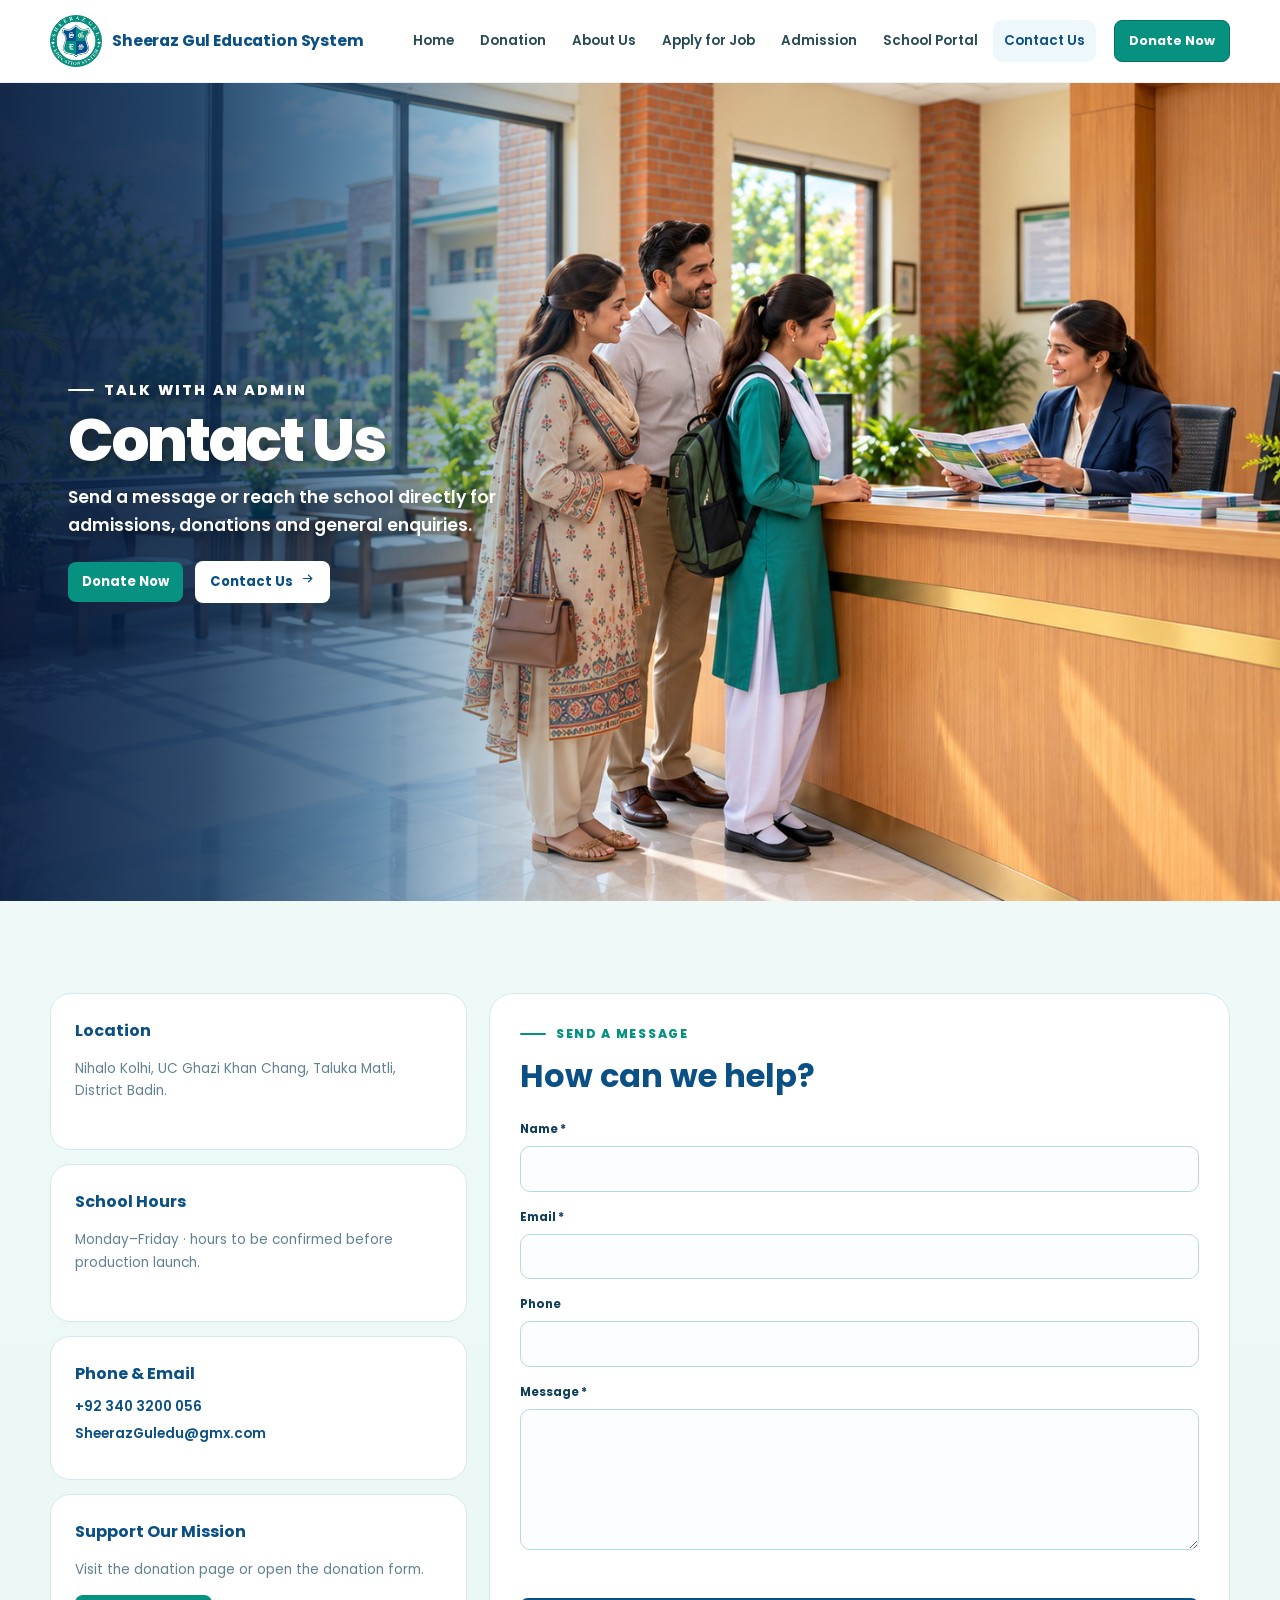
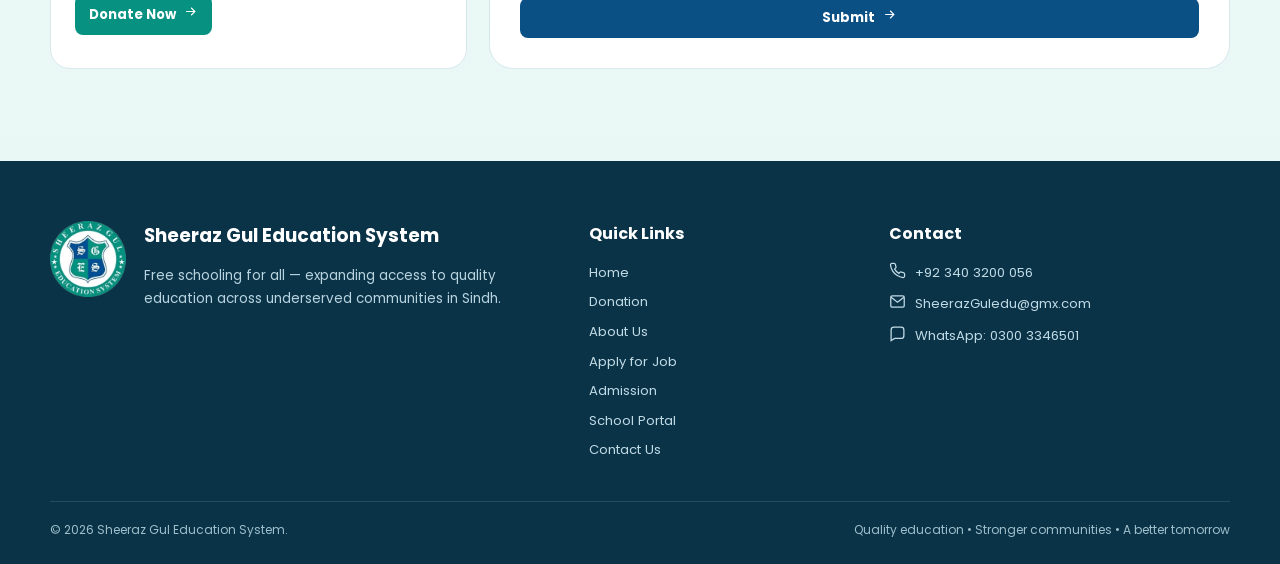
<file: contact-us.html>
<!DOCTYPE html>

<html lang="en">
<head>
<meta charset="utf-8"/>
<meta content="width=device-width,initial-scale=1" name="viewport"/>
<title>Contact Us | Sheeraz Gul Education System</title>
<meta content="Contact Sheeraz Gul Education System by phone, email or message form." name="description"/>
<meta content="#079180" name="theme-color"/>
<link href="assets/images/logo.png" rel="icon"/>
<link href="assets/style.css" rel="stylesheet"/>
<link rel="preload" as="image" href="assets/images/banner-contact-fast.jpg" fetchpriority="high"/>
</head>
<body data-page="contact">
<div id="site-header"></div>
<main id="main"><section class="page-hero"><div class="container"><div class="eyebrow">Talk with an admin</div><h1>Contact Us</h1><p>Send a message or reach the school directly for admissions, donations and general enquiries.</p><div class="hero-actions hero-actions-center"><button class="btn btn-primary" data-donate-open="">Donate Now</button><a class="btn btn-banner-secondary" href="contact-us.html">Contact Us <span data-icon="arrow"></span></a></div></div></section>
<section class="section section-aqua"><div class="container contact-layout"><div class="info-stack"><div class="info-card"><h3>Location</h3><p>Nihalo Kolhi, UC Ghazi Khan Chang, Taluka Matli, District Badin.</p></div><div class="info-card"><h3>School Hours</h3><p>Monday–Friday · hours to be confirmed before production launch.</p></div><div class="info-card"><h3>Phone &amp; Email</h3><a href="tel:+923403200056">+92 340 3200 056</a><br/><a href="mailto:SheerazGuledu@gmx.com">SheerazGuledu@gmx.com</a></div><div class="info-card"><h3>Support Our Mission</h3><p>Visit the donation page or open the donation form.</p><button class="btn btn-primary" data-donate-open="">Donate Now <span data-icon="arrow"></span></button></div></div><div class="contact-form-card"><div class="section-kicker">Send a message</div><h2>How can we help?</h2><form class="form-grid" data-form="contact"><label class="form-span-2">Name *<input required=""/></label><label class="form-span-2">Email *<input required="" type="email"/></label><label class="form-span-2">Phone<input type="tel"/></label><label class="form-span-2">Message *<textarea required="" rows="6"></textarea></label><div aria-live="polite" class="form-status form-span-2"></div><button class="btn btn-blue form-span-2" type="submit">Submit <span data-icon="arrow"></span></button></form></div></div></section>
</main>
<div id="site-footer"></div>
<div id="global-modal-host"></div>
<script defer="" src="assets/site.js"></script>
</body>
</html>
</file>
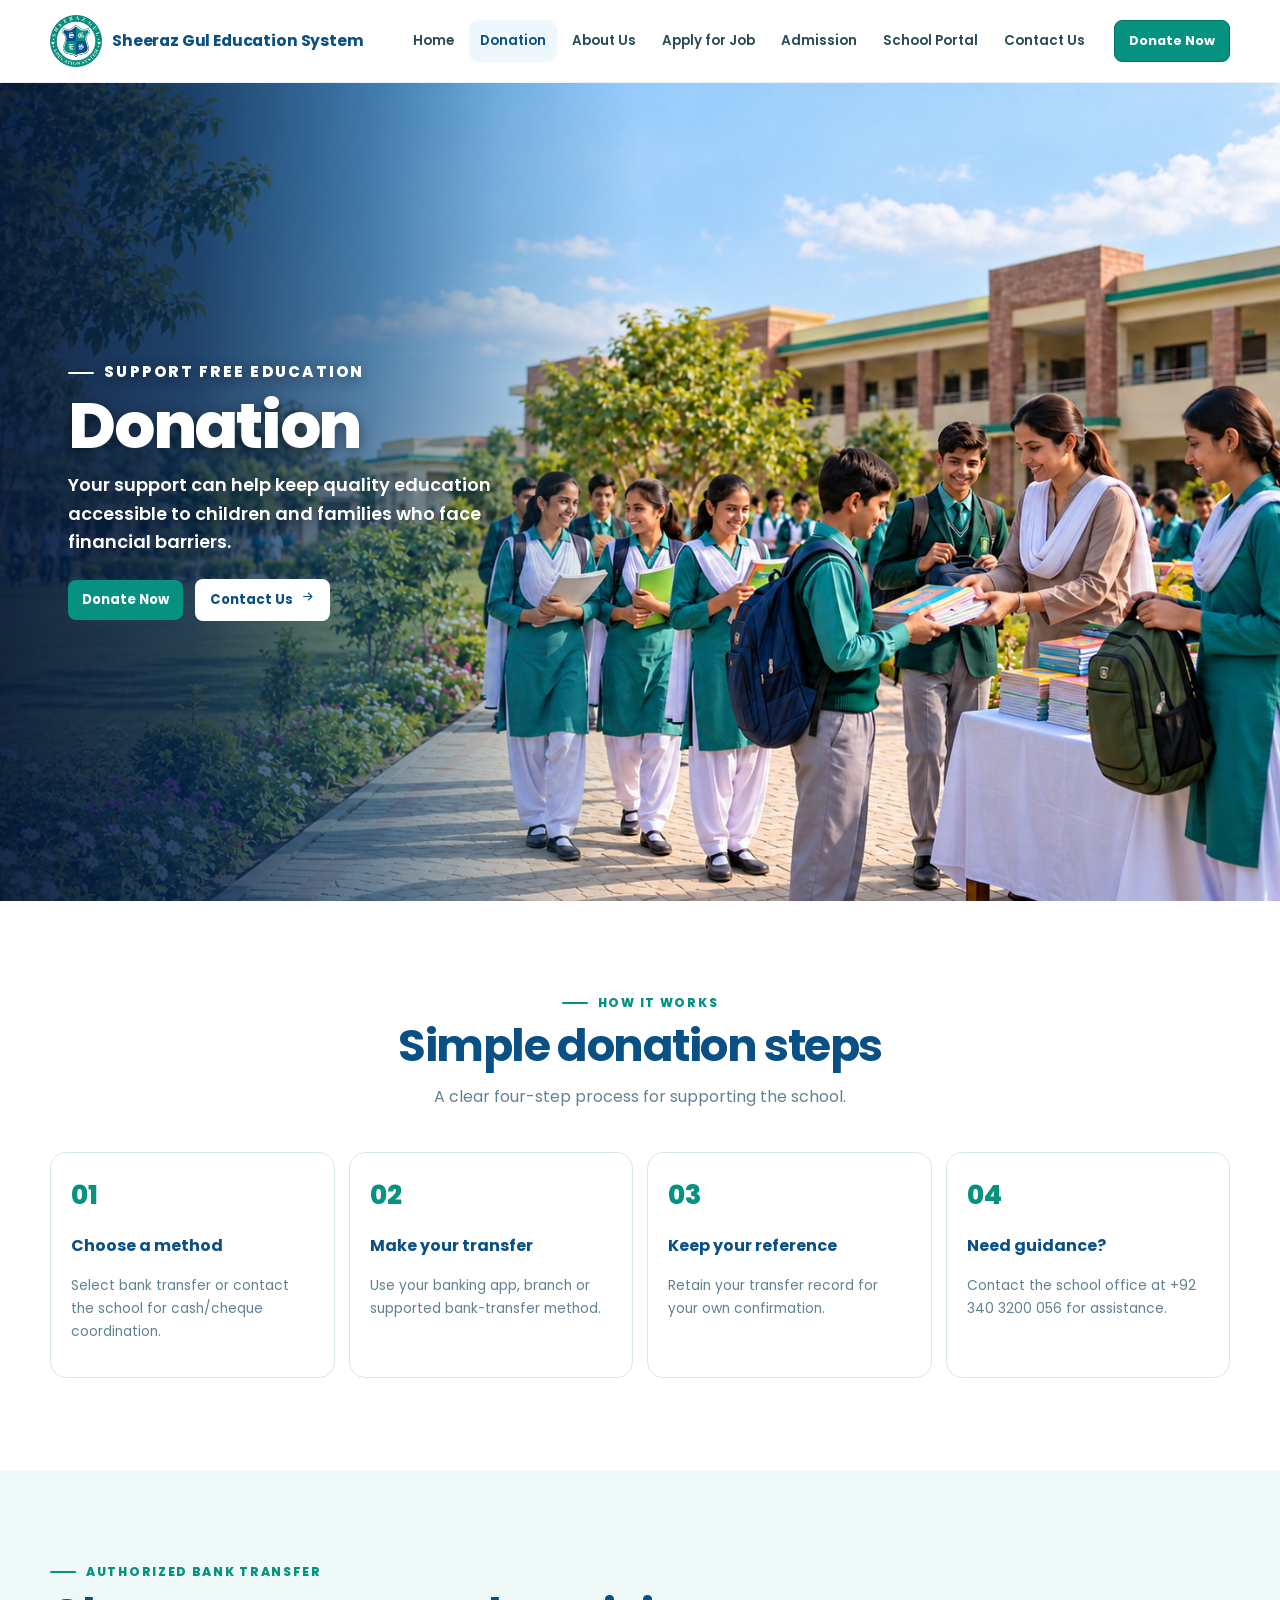
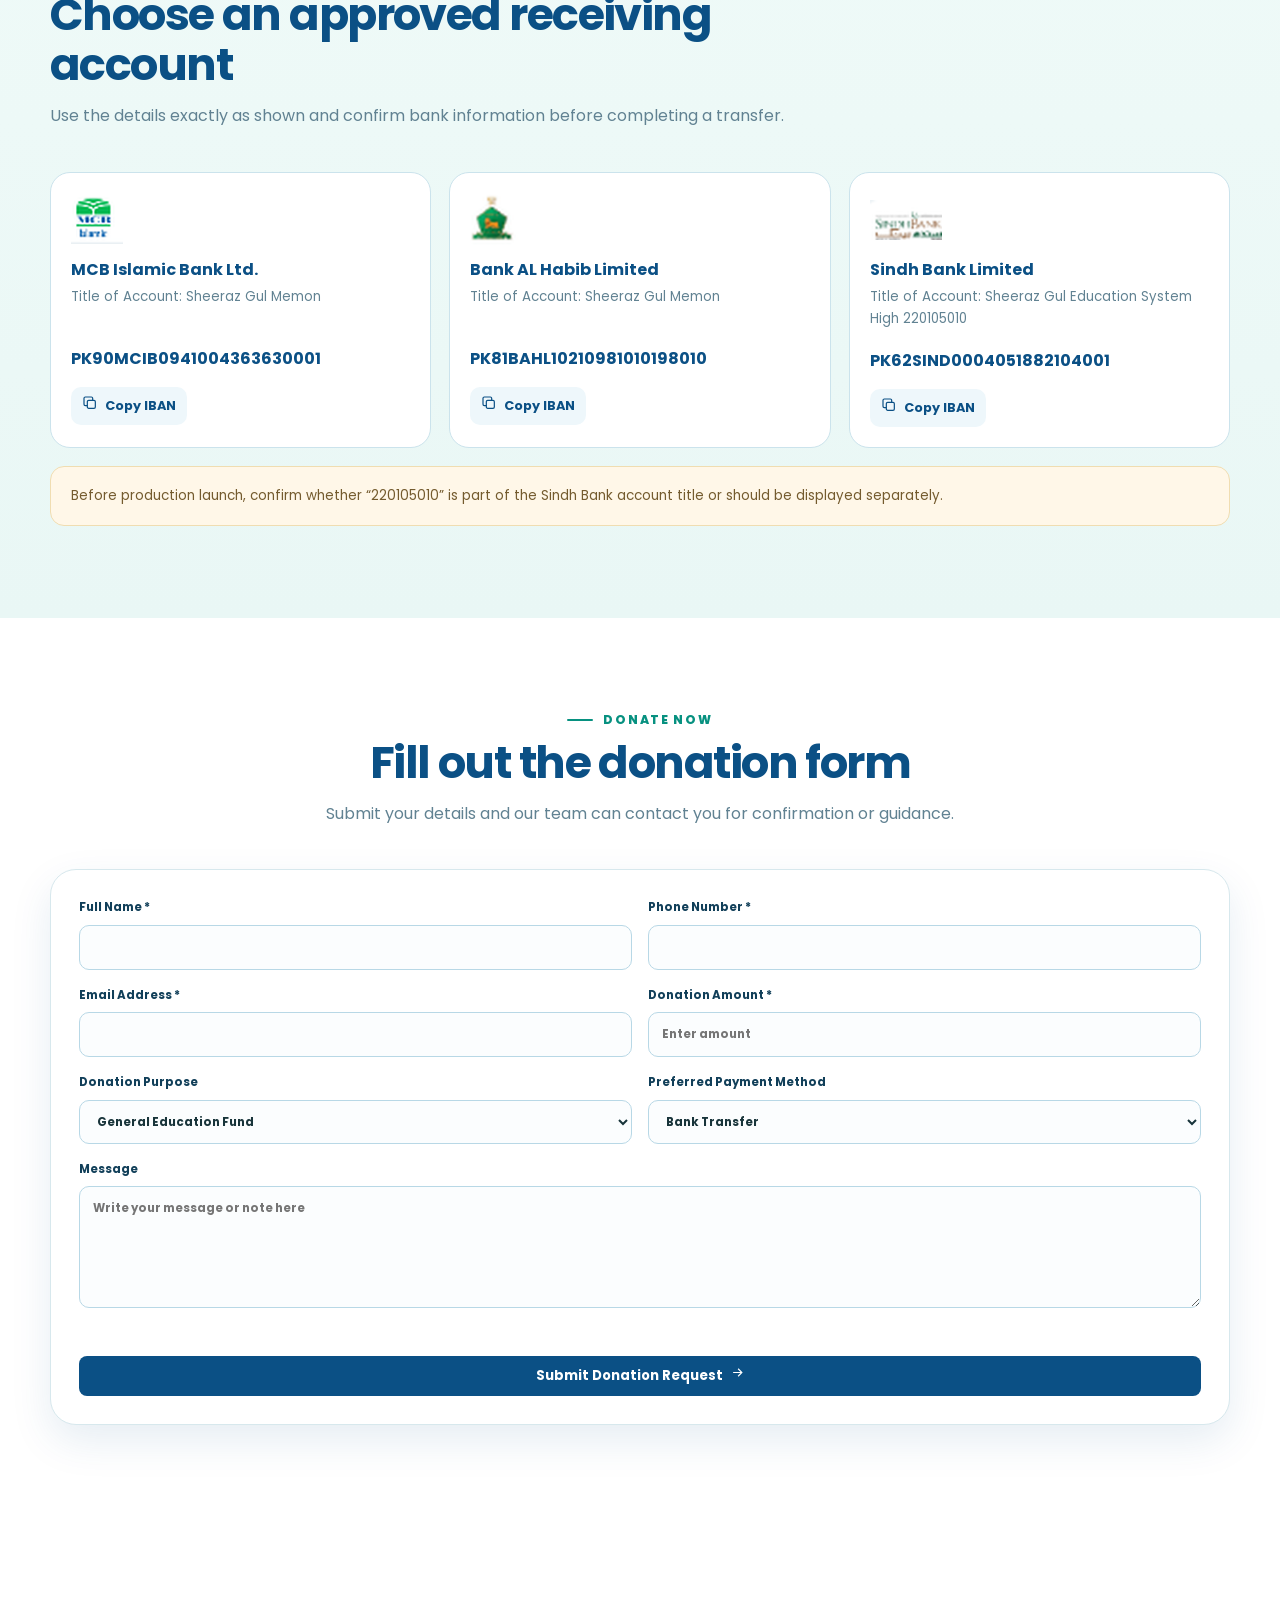
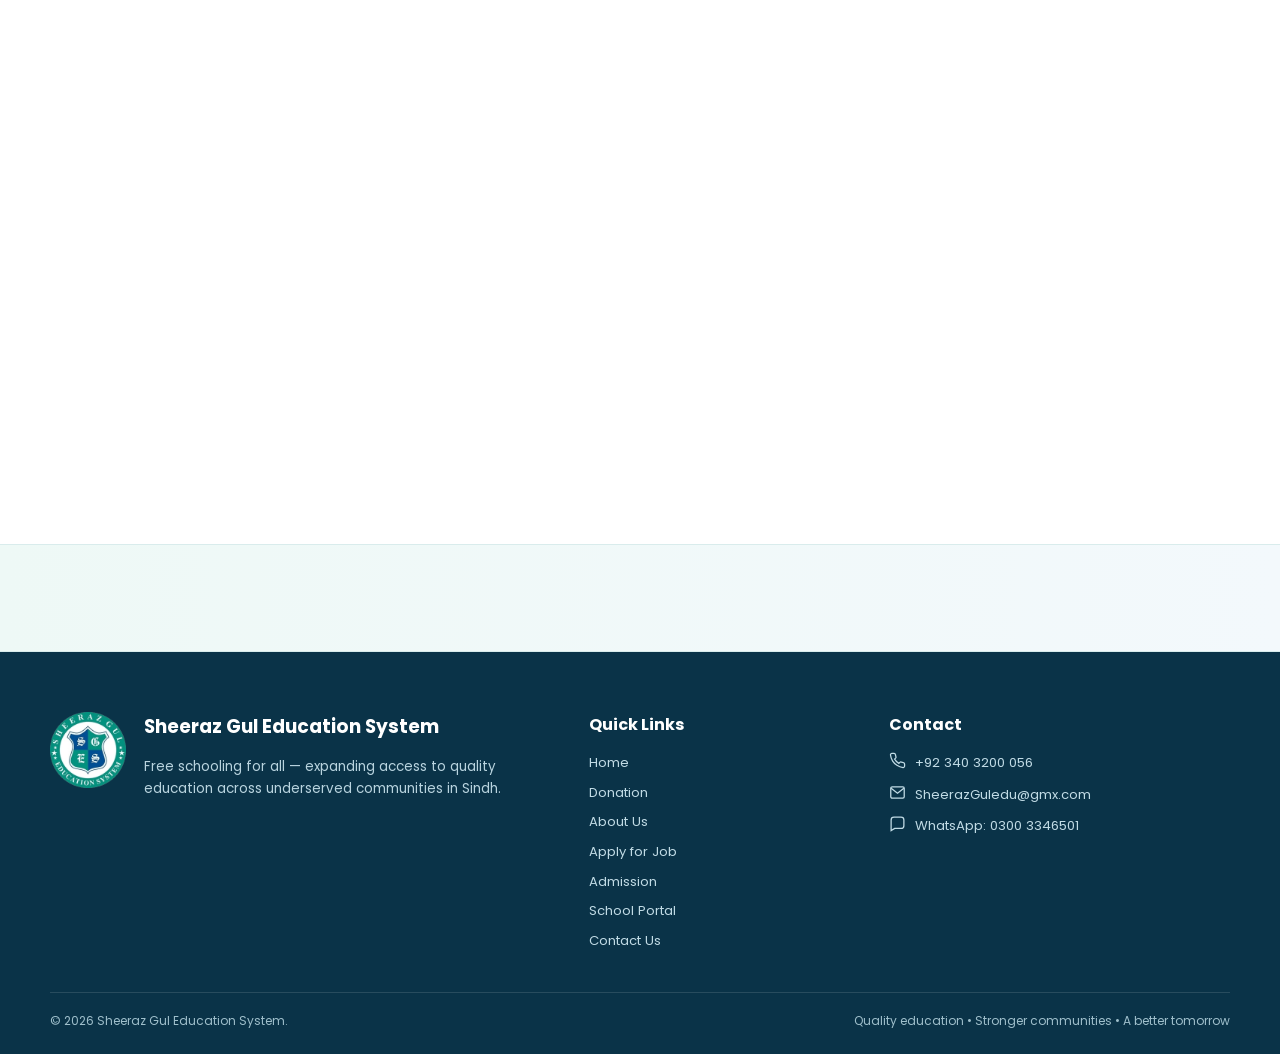
<file: donation.html>
<!DOCTYPE html>

<html lang="en">
<head>
<meta charset="utf-8"/>
<meta content="width=device-width,initial-scale=1" name="viewport"/>
<title>Donate | Support Free Education | Sheeraz Gul Education System</title>
<meta content="Support free education through approved bank transfer details and direct school assistance." name="description"/>
<meta content="#079180" name="theme-color"/>
<link href="assets/images/logo.png" rel="icon"/>
<link href="assets/style.css" rel="stylesheet"/>
<link rel="preload" as="image" href="assets/images/banner-donation-fast.jpg" fetchpriority="high"/>
</head>
<body data-page="donation">
<div id="site-header"></div>
<main id="main"><section class="page-hero"><div class="container"><div class="eyebrow">Support free education</div><h1>Donation</h1><p>Your support can help keep quality education accessible to children and families who face financial barriers.</p><div class="hero-actions hero-actions-center"><button class="btn btn-primary" data-donate-open="">Donate Now</button><a class="btn btn-banner-secondary" href="contact-us.html">Contact Us <span data-icon="arrow"></span></a></div></div></section>
<section class="section section-blue" id="donation-steps"><div class="container"><div class="section-title center"><div class="section-kicker" style="justify-content:center">How it works</div><h2>Simple donation steps</h2><p>A clear four-step process for supporting the school.</p></div><div class="steps"><article class="step"><h3>Choose a method</h3><p>Select bank transfer or contact the school for cash/cheque coordination.</p></article><article class="step"><h3>Make your transfer</h3><p>Use your banking app, branch or supported bank-transfer method.</p></article><article class="step"><h3>Keep your reference</h3><p>Retain your transfer record for your own confirmation.</p></article><article class="step"><h3>Need guidance?</h3><p>Contact the school office at +92 340 3200 056 for assistance.</p></article></div></div></section><section class="section section-aqua" id="bank-transfer"><div class="container"><div class="section-title"><div class="section-kicker">Authorized bank transfer</div><h2>Choose an approved receiving account</h2><p>Use the details exactly as shown and confirm bank information before completing a transfer.</p></div><div class="bank-grid">
<article class="bank-card"><div class="bank-logo-wrap"><img alt="MCB Islamic Bank logo" class="bank-logo" onerror="this.onerror=null;this.src='assets/images/mcb-islamic-fallback.png'" referrerpolicy="no-referrer" src="https://pbs.twimg.com/profile_images/1612363981947297793/NK0GJPgj.jpg"/ loading="lazy" decoding="async"></div><h3>MCB Islamic Bank Ltd.</h3><small>Title of Account: Sheeraz Gul Memon</small><code>PK90MCIB0941004363630001</code><button class="copy-btn" data-copy="PK90MCIB0941004363630001"><span data-icon="copy"></span>Copy IBAN</button></article>
<article class="bank-card"><div class="bank-logo-wrap"><img alt="Bank AL Habib logo" class="bank-logo bank-logo-habib" onerror="this.onerror=null;this.src='assets/images/bank-al-habib-fallback.png'" referrerpolicy="no-referrer" src="https://cdn.brandfetch.io/iddL7dFLNF/theme/dark/logo.svg?c=1bxid64Mup7aczewSAYMX&amp;t=1774869292076"/ loading="lazy" decoding="async"></div><h3>Bank AL Habib Limited</h3><small>Title of Account: Sheeraz Gul Memon</small><code>PK81BAHL10210981010198010</code><button class="copy-btn" data-copy="PK81BAHL10210981010198010"><span data-icon="copy"></span>Copy IBAN</button></article>
<article class="bank-card"><div class="bank-logo-wrap"><img alt="Sindh Bank logo" class="bank-logo bank-logo-sindh" onerror="this.onerror=null;this.src='assets/images/sindh-bank-fallback.png'" referrerpolicy="no-referrer" src="https://upload.wikimedia.org/wikipedia/commons/5/57/Sindh_Bank_Limited.png"/ loading="lazy" decoding="async"></div><h3>Sindh Bank Limited</h3><small>Title of Account: Sheeraz Gul Education System High 220105010</small><code>PK62SIND0004051882104001</code><button class="copy-btn" data-copy="PK62SIND0004051882104001"><span data-icon="copy"></span>Copy IBAN</button></article>
</div><div class="notice" style="margin-top:18px">Before production launch, confirm whether “220105010” is part of the Sindh Bank account title or should be displayed separately.</div></div></section><section class="section"><div class="container"><div class="section-title center"><div class="section-kicker" style="justify-content:center">Donate now</div><h2>Fill out the donation form</h2><p>Submit your details and our team can contact you for confirmation or guidance.</p></div><div class="donation-panel"><form class="form-grid" data-form="donation"><label>Full Name *<input name="fullName" required=""/></label><label>Phone Number *<input name="phone" required="" type="tel"/></label><label>Email Address *<input name="email" required="" type="email"/></label><label>Donation Amount *<input inputmode="decimal" name="amount" placeholder="Enter amount" required=""/></label><label>Donation Purpose<select name="purpose"><option>General Education Fund</option><option>Student Learning Materials</option><option>Girls’ Education Support</option><option>Classroom &amp; School Facilities</option><option>Teacher &amp; Learning Resources</option></select></label><label>Preferred Payment Method<select name="method"><option>Bank Transfer</option><option>Cash / Cheque Coordination</option></select></label><label class="form-span-2">Message<textarea name="message" placeholder="Write your message or note here" rows="5"></textarea></label><div aria-live="polite" class="form-status form-span-2"></div><button class="btn btn-blue form-span-2" type="submit">Submit Donation Request <span data-icon="arrow"></span></button></form></div></div></section><section class="section"><div class="container"><div class="section-title center"><div class="section-kicker" style="justify-content:center">Other ways to donate</div><h2>Choose the method that works for you</h2></div><div class="ways-grid"><article class="way-card"><div class="icon-box"><span data-icon="gift"></span></div><h3>Donation Request</h3><p>Open the donation form and submit your support request online.</p><button class="btn btn-soft" data-donate-open="">Open Form</button></article><article class="way-card"><div class="icon-box"><span data-icon="phone"></span></div><h3>Cash / Cheque Coordination</h3><p>Contact the school office to coordinate an appropriate handover.</p><a class="btn btn-soft" href="contact-us.html">Contact School</a></article><article class="way-card"><div class="icon-box"><span data-icon="bank"></span></div><h3>Bank Transfer</h3><p>Use one of the approved receiving accounts listed above.</p><a class="btn btn-soft" href="#bank-transfer">Bank Details</a></article></div></div></section><section aria-label="Contact our team" class="prefooter-cta">
<div class="container prefooter-cta-inner">
<div class="prefooter-cta-copy">
<span class="prefooter-cta-label">Need more information?</span>
<p>Speak with our team about admissions, campuses, donations or general enquiries.</p>
</div>
<a class="btn btn-cta" href="contact-us.html">Contact Us <span data-icon="arrow"></span></a>
</div>
</section></main>
<div id="site-footer"></div>
<div id="global-modal-host"></div>
<script defer="" src="assets/site.js"></script>
</body>
</html>
</file>
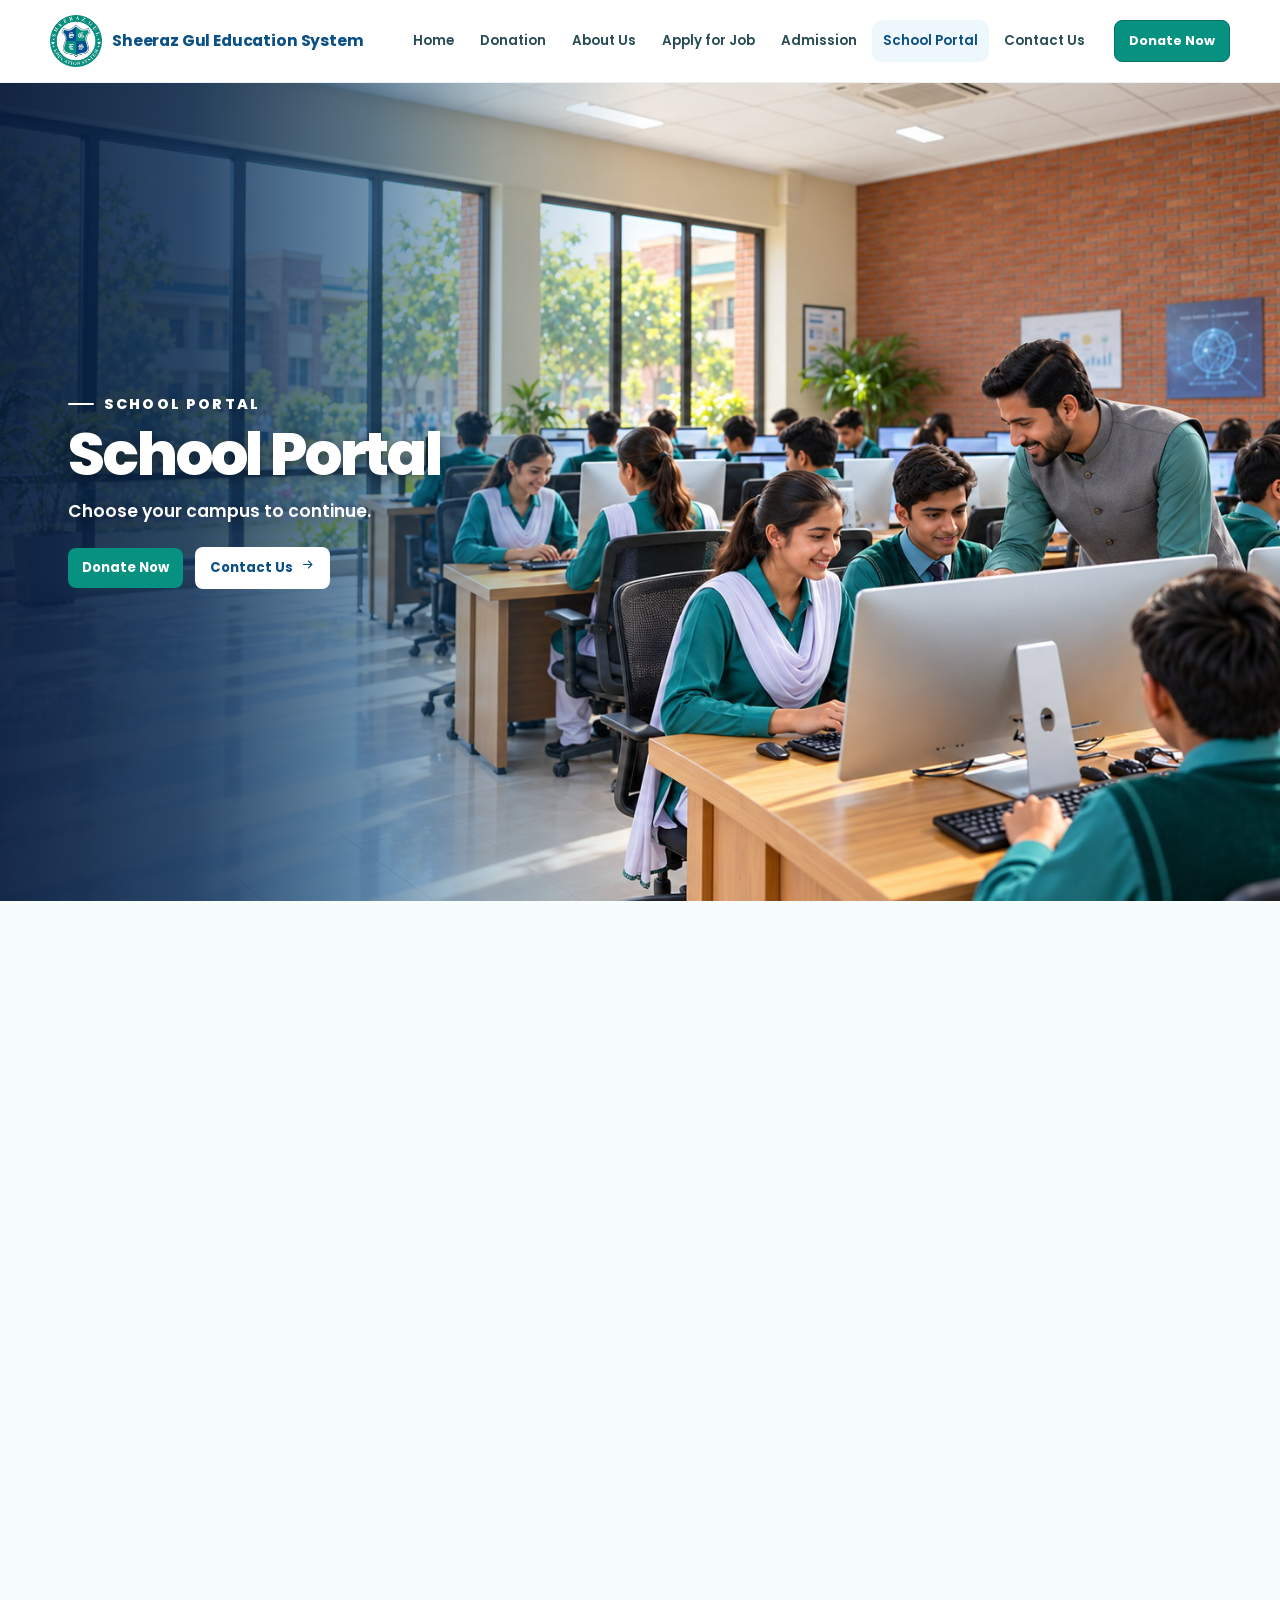
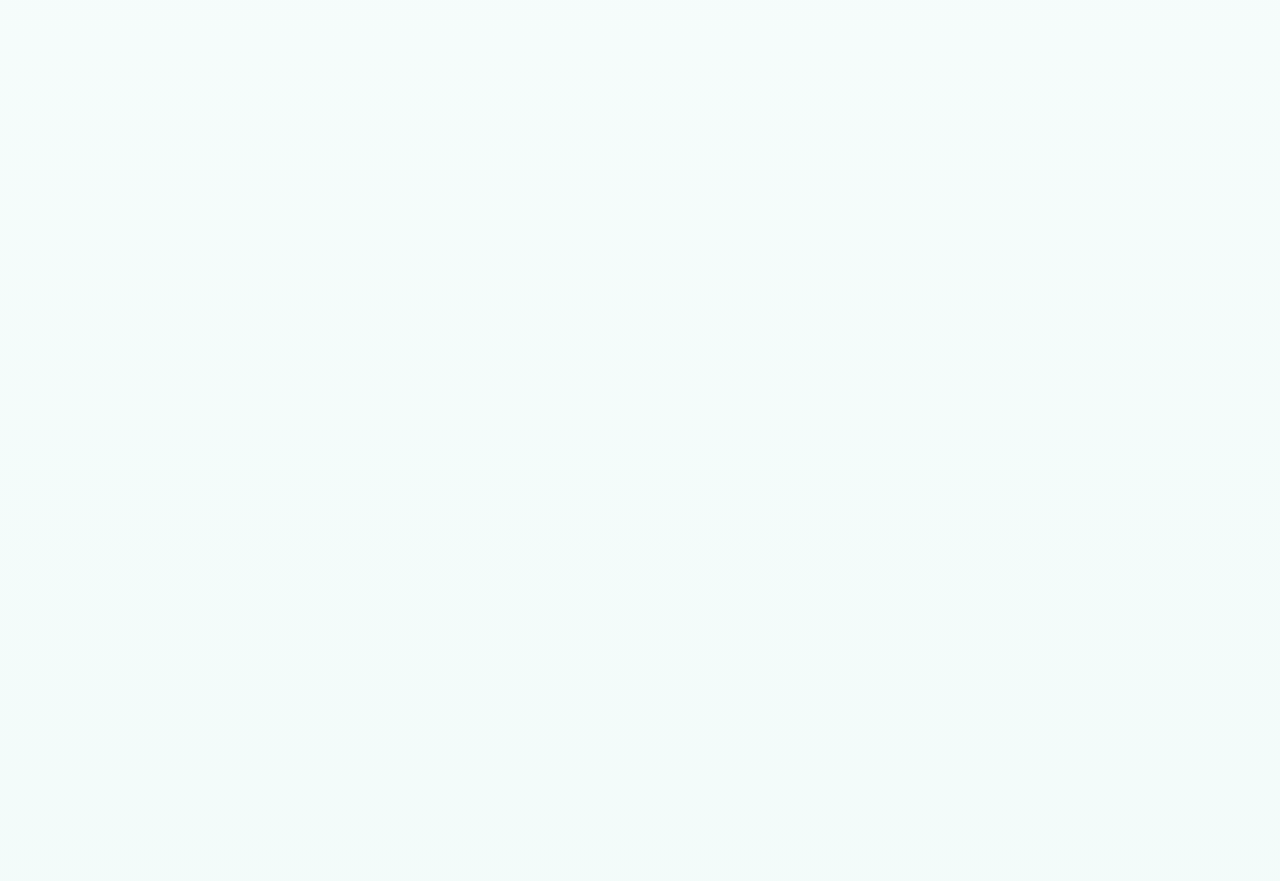
<file: portal.html>
<!DOCTYPE html>
<html lang="en">
<head>
<meta charset="utf-8"/>
<meta content="width=device-width,initial-scale=1" name="viewport"/>
<title>School Portal | Sheeraz Gul Education System</title>
<meta content="Choose your campus and access the Sheeraz Gul Education System school portal." name="description"/>
<meta content="#079180" name="theme-color"/>
<link href="assets/images/logo.png" rel="icon"/>
<link href="assets/style.css" rel="stylesheet"/>
<link rel="preload" as="image" href="assets/images/banner-portal-fast.jpg" fetchpriority="high"/>
</head>
<body data-page="portal">
<div id="site-header"></div>
<main id="main">
<section class="page-hero">
  <div class="container">
    <div class="eyebrow">School Portal</div>
    <h1>School Portal</h1>
    <p>Choose your campus to continue.</p><div class="hero-actions hero-actions-center"><button class="btn btn-primary" data-donate-open="">Donate Now</button><a class="btn btn-banner-secondary" href="contact-us.html">Contact Us <span data-icon="arrow"></span></a></div>
  </div>
</section>

<section class="section portal-section">
  <div class="container">
    <div class="section-title center">
      <div class="section-kicker" style="justify-content:center">Our campuses</div>
      <h2>Choose Your School</h2>
      <p>Select your campus to view school details or continue to the secure login interface.</p>
    </div>

    <div class="portal-school-grid">
      <article class="portal-school-card">
        <img class="portal-school-photo" src="assets/images/portal-nihalo-final-v5-fast.jpg" alt="Nihalo Kolhi campus"/ loading="lazy" decoding="async">
        <div class="portal-school-content">
          <h3>Nihalo Kolhi</h3>
          <p>Village Nihalo Kolhi · UC Ghazi Khan Chang · Taluka Matli · District Badin</p>
          <div class="portal-school-actions">
            <button class="btn btn-outline" type="button" data-campus-detail="nihalo">View School</button>
            <button class="btn btn-blue" type="button" data-portal-login="Nihalo Kolhi">Login</button>
          </div>
          <div class="campus-detail" hidden id="campus-detail-nihalo">Campus 1: Nihalo Kolhi, UC Ghazi Khan Chang, Taluka Matli, District Badin.</div>
        </div>
      </article>

      <article class="portal-school-card">
        <img class="portal-school-photo" src="assets/images/portal-pirbhu-final-v5-fast.jpg" alt="Pirbhu Bhano campus"/ loading="lazy" decoding="async">
        <div class="portal-school-content">
          <h3>Pirbhu Bhano</h3>
          <p>Village Pirbhu Bhano · UC Halepota · Taluka Matli · District Badin</p>
          <div class="portal-school-actions">
            <button class="btn btn-outline" type="button" data-campus-detail="pirbhu">View School</button>
            <button class="btn btn-blue" type="button" data-portal-login="Pirbhu Bhano">Login</button>
          </div>
          <div class="campus-detail" hidden id="campus-detail-pirbhu">Campus 2: Village Pirbhu Bhano, UC Halepota, Taluka Matli, District Badin.</div>
        </div>
      </article>

      <article class="portal-school-card">
        <img class="portal-school-photo" src="assets/images/portal-manzoor-final-v5-fast.jpg" alt="Manzoor Halepeto campus"/ loading="lazy" decoding="async">
        <div class="portal-school-content">
          <h3>Manzoor Halepeto</h3>
          <p>Village Manzoor Halepeto · UC Halepota · Taluka Matli · District Badin</p>
          <div class="portal-school-actions">
            <button class="btn btn-outline" type="button" data-campus-detail="manzoor">View School</button>
            <button class="btn btn-blue" type="button" data-portal-login="Manzoor Halepeto">Login</button>
          </div>
          <div class="campus-detail" hidden id="campus-detail-manzoor">Campus 3: Village Manzoor Halepeto, UC Halepota, Taluka Matli, District Badin.</div>
        </div>
      </article>

      <article class="portal-school-card">
        <img class="portal-school-photo" src="assets/images/portal-jameel-final-v5-fast.jpg" alt="Jameel Ahmed Arain campus near Bashir Bus Stand Tailstop"/ loading="lazy" decoding="async">
        <div class="portal-school-content">
          <h3>Bashir Bus Stand Tailstop</h3>
          <p>Village Jameel Ahmed Arain · Near Bashir Bus Stand Tailstop · UC Ghazi Khan Chang · District Badin</p>
          <div class="portal-school-actions">
            <button class="btn btn-outline" type="button" data-campus-detail="bashir">View School</button>
            <button class="btn btn-blue" type="button" data-portal-login="Bashir Bus Stand Tailstop">Login</button>
          </div>
          <div class="campus-detail" hidden id="campus-detail-bashir">Campus 4: Village Jameel Ahmed Arain, near Bashir Bus Stand Tailstop, UC Ghazi Khan Chang, Taluka Matli, District Badin.</div>
        </div>
      </article>
    </div>
  </div>
</section>

<div aria-labelledby="portal-login-title" aria-modal="true" class="modal" hidden id="portal-login-modal" role="dialog">
  <div class="modal-backdrop" data-portal-close></div>
  <div class="modal-panel login-card" tabindex="-1">
    <button aria-label="Close login" class="modal-close" data-portal-close>×</button>
    <div class="section-kicker">School portal</div>
    <h2 id="portal-login-title">Login to <span data-login-campus>School</span></h2>
    <form class="form-grid">
      <label>Username<input autocomplete="username" required/></label>
      <label>Password<input autocomplete="current-password" required type="password"/></label>
      <div aria-live="polite" class="form-status"></div>
      <button class="btn btn-blue" type="submit"><span data-icon="lock"></span>Log In</button>
      <a href="#" style="font-size:.8rem;color:#0b5085">Lost your password?</a>
    </form>
  </div>
</div>
</main>
<div id="site-footer"></div>
<div id="global-modal-host"></div>
<script defer src="assets/site.js"></script>
</body>
</html>
</file>
<file: assets/style.css>
@import url('https://fonts.googleapis.com/css2?family=Poppins:wght@400;500;600;700;800&display=swap');
:root{--green:#079180;--green-dark:#057264;--blue:#0b5085;--blue-2:#0c78bc;--ink:#16343b;--muted:#618292;--white:#fff;--aqua:#eaf8f4;--pale:#eef7fb;--line:#d7e8ed;--shadow:0 16px 42px rgba(11,80,133,.10);--radius:22px;--radius-sm:14px;--container:1180px}
*{box-sizing:border-box}html{scroll-behavior:smooth}body{margin:0;font-family:'Poppins',Arial,sans-serif;color:var(--ink);background:#fff;line-height:1.65}body.modal-open{overflow:hidden}img{max-width:100%;display:block}a{color:inherit;text-decoration:none}button,input,select,textarea{font:inherit}button{cursor:pointer}.container{width:min(var(--container),calc(100% - 40px));margin-inline:auto}.skip-link{position:absolute;left:-999px;top:10px;background:#fff;padding:10px 14px;z-index:9999;border-radius:8px}.skip-link:focus{left:10px}.site-header{position:sticky;top:0;z-index:1000;background:rgba(255,255,255,.96);border-bottom:1px solid rgba(11,80,133,.08);backdrop-filter:blur(14px)}.nav-wrap{min-height:82px;display:flex;align-items:center;justify-content:space-between;gap:28px}.brand{display:flex;align-items:center;gap:12px;min-width:max-content}.brand img{width:58px;height:58px;object-fit:contain}.brand span{display:flex;flex-direction:column;line-height:1.12}.brand strong{font-size:1.02rem;color:var(--blue)}.brand small{font-size:.72rem;color:var(--green);font-weight:600}.main-nav{display:flex;align-items:center;gap:18px}.nav-links{display:flex;align-items:center;gap:4px}.nav-links a{font-size:.84rem;font-weight:600;padding:10px 11px;border-radius:10px;color:#284c55;transition:.2s}.nav-links a:hover,.nav-links a.active{color:var(--blue);background:var(--pale)}.menu-toggle{display:none;width:44px;height:44px;border:0;border-radius:12px;background:var(--pale);color:var(--blue)}.menu-toggle svg{width:22px;fill:none;stroke:currentColor;stroke-width:1.8}.btn{border:0;border-radius:12px;padding:12px 18px;display:inline-flex;align-items:center;justify-content:center;gap:9px;font-weight:700;transition:transform .2s ease,box-shadow .2s ease,background .2s ease}.btn svg{width:18px;height:18px;fill:none;stroke:currentColor;stroke-width:1.8}.btn:hover{transform:translateY(-1px)}.btn-primary{background:var(--green);color:#fff;box-shadow:0 10px 26px rgba(7,145,128,.22)}.btn-primary:hover{background:var(--green-dark)}.btn-blue{background:var(--blue-2);color:#fff;box-shadow:0 10px 28px rgba(12,120,188,.18)}.btn-outline{background:#fff;color:var(--blue);border:1px solid #9fcce3}.btn-soft{background:var(--aqua);color:var(--green-dark)}.nav-donate{padding:11px 15px;font-size:.84rem}.eyebrow,.section-kicker{display:flex;align-items:center;gap:10px;color:var(--green);font-size:.76rem;font-weight:800;text-transform:uppercase;letter-spacing:.14em}.eyebrow:before,.section-kicker:before{content:'';width:26px;height:2px;background:var(--green);border-radius:99px}.hero{position:relative;overflow:hidden;background:linear-gradient(120deg,#fff 0 48%,#eaf8f4 48% 100%);min-height:620px;display:flex;align-items:center}.hero:before{content:'';position:absolute;inset:0;background:radial-gradient(circle at 5% 0%,rgba(7,145,128,.12),transparent 30%),radial-gradient(circle at 88% 16%,rgba(12,120,188,.14),transparent 27%)}.hero-grid{position:relative;display:grid;grid-template-columns:1.04fr .96fr;align-items:center;gap:48px;padding:86px 0}.hero-copy h1{font-size:clamp(2.7rem,5vw,5rem);line-height:1.02;color:var(--blue);margin:.35rem 0 1rem;letter-spacing:-.045em}.hero-copy h1 span{display:block;color:var(--green)}.hero-copy p{font-size:1.15rem;color:#4a6971;max-width:650px}.hero-actions{display:flex;gap:12px;flex-wrap:wrap;margin-top:30px}.hero-visual{position:relative}.hero-visual img{width:100%;height:500px;object-fit:cover;border-radius:32px;box-shadow:0 28px 70px rgba(11,80,133,.18)}.hero-badge{position:absolute;left:-26px;bottom:34px;background:#fff;border:1px solid #d8ecef;border-radius:18px;padding:18px 20px;box-shadow:var(--shadow);display:flex;align-items:center;gap:12px;max-width:250px}.hero-badge strong{display:block;color:var(--blue)}.hero-badge span{font-size:.8rem;color:var(--muted)}.hero-badge .icon-box{width:42px;height:42px;flex:0 0 42px}.section{padding:92px 0}.section-sm{padding:64px 0}.section-aqua{background:linear-gradient(180deg,#effaf8,#e9f7f5)}.section-blue{background:linear-gradient(180deg,#f4fbfe,#edf7fb)}.section-title{max-width:820px;margin-bottom:42px}.section-title.center{text-align:center;margin-inline:auto}.section-title h2{font-size:clamp(2rem,3.5vw,3.3rem);line-height:1.12;color:var(--blue);margin:.5rem 0 .8rem;letter-spacing:-.035em}.section-title p{color:var(--muted);margin:0}.split{display:grid;grid-template-columns:1fr 1fr;gap:52px;align-items:center}.media-card{overflow:hidden;border-radius:28px;box-shadow:var(--shadow);background:#fff}.media-card img{width:100%;height:410px;object-fit:cover}.content-block h2{font-size:clamp(2rem,3vw,3.2rem);color:var(--blue);line-height:1.12;margin:.5rem 0 1rem}.content-block p{color:#4e7078}.content-block .lead{font-weight:600;color:#285763;font-size:1.03rem}.card-grid{display:grid;gap:20px}.card-grid.four{grid-template-columns:repeat(4,1fr)}.card-grid.three{grid-template-columns:repeat(3,1fr)}.card-grid.two{grid-template-columns:repeat(2,1fr)}.card{background:#fff;border:1px solid var(--line);border-radius:var(--radius);box-shadow:0 10px 30px rgba(19,78,94,.06);overflow:hidden}.campus-card{transition:transform .22s,box-shadow .22s}.campus-card:hover{transform:translateY(-4px);box-shadow:var(--shadow)}.campus-card img{width:100%;height:205px;object-fit:cover}.campus-card-body{padding:22px}.campus-card .tag{color:var(--green);font-weight:800;font-size:.73rem;letter-spacing:.12em;text-transform:uppercase}.campus-card h3{font-size:1.25rem;color:var(--blue);margin:.35rem 0 .45rem}.campus-card p{font-size:.86rem;color:var(--muted);margin:0}.stat-row{display:grid;grid-template-columns:repeat(3,1fr);gap:18px;margin-top:28px}.stat{padding:24px;background:#fff;border:1px solid var(--line);border-radius:18px}.stat strong{font-size:2rem;color:var(--blue);display:block;line-height:1}.stat span{font-size:.84rem;color:var(--muted)}.icon-card{padding:26px;min-height:245px;display:flex;flex-direction:column;justify-content:space-between}.icon-box{width:52px;height:52px;border-radius:14px;background:linear-gradient(135deg,#f0fbf8,#eef9fd);border:1px solid #cbe9ec;display:grid;place-items:center;color:var(--green)}.icon-box svg{width:25px;height:25px;fill:none;stroke:currentColor;stroke-width:1.7}.icon-card h3{font-size:1.1rem;color:#102f38;margin:28px 0 7px}.icon-card p{font-size:.88rem;color:var(--muted);margin:0}.team-grid{display:grid;grid-template-columns:repeat(2,1fr);gap:24px}.profile-card{display:grid;grid-template-columns:220px 1fr;background:#fff;border:1px solid var(--line);border-radius:24px;overflow:hidden;box-shadow:var(--shadow)}.profile-card img{width:100%;height:100%;min-height:360px;object-fit:cover}.profile-content{padding:30px}.profile-content .role{font-size:.72rem;color:var(--green);text-transform:uppercase;letter-spacing:.12em;font-weight:800}.profile-content h3{font-size:1.5rem;color:var(--blue);margin:.25rem 0 .1rem}.profile-content small{color:var(--muted)}.profile-content p{font-size:.9rem;color:#4b6a72}.profile-links{display:flex;gap:10px;flex-wrap:wrap;margin-top:16px}.faq-list{display:grid;gap:14px}.faq-item{border:1px solid #bfe4e1;border-radius:18px;background:#fff;overflow:hidden}.faq-button{width:100%;padding:22px 24px;background:#fff;border:0;display:flex;justify-content:space-between;align-items:center;text-align:left;font-weight:700;color:var(--blue)}.faq-plus{font-size:1.8rem;line-height:1;color:var(--green);transition:.2s}.faq-answer{display:grid;grid-template-rows:0fr;transition:.25s}.faq-answer>div{overflow:hidden}.faq-answer p{padding:0 24px 22px;margin:0;color:var(--muted)}.faq-item.open .faq-answer{grid-template-rows:1fr}.faq-item.open .faq-plus{transform:rotate(45deg)}.contact-layout{display:grid;grid-template-columns:.72fr 1.28fr;gap:22px}.info-stack{display:grid;gap:14px}.info-card{padding:24px;background:#fff;border:1px solid var(--line);border-radius:20px}.info-card h3{margin:0 0 6px;color:var(--blue);font-size:1rem}.info-card p,.info-card a{font-size:.85rem;color:var(--muted)}.info-card a{color:var(--blue);font-weight:600}.contact-form-card{background:#fff;border:1px solid var(--line);border-radius:24px;padding:30px}.contact-form-card h2{font-size:2rem;color:var(--blue);margin:.35rem 0 1.1rem}.form-grid{display:grid;grid-template-columns:repeat(2,1fr);gap:16px}.form-grid label{font-size:.73rem;font-weight:700;color:#113f59;display:grid;gap:7px}.form-grid input,.form-grid select,.form-grid textarea{width:100%;border:1px solid #b8d8e6;border-radius:10px;padding:12px 13px;background:#fbfdfe;color:#18343a;outline:none}.form-grid input:focus,.form-grid select:focus,.form-grid textarea:focus{border-color:var(--blue-2);box-shadow:0 0 0 3px rgba(12,120,188,.1)}.form-span-2{grid-column:1/-1}.form-status{font-size:.82rem;color:var(--green-dark);min-height:1.2em}.page-hero{position:relative;min-height:360px;display:flex;align-items:center;overflow:hidden;background:linear-gradient(90deg,rgba(4,47,75,.94),rgba(11,80,133,.72)),url('images/school-hero.jpg') center/cover no-repeat;color:#fff}.page-hero:after{content:'';position:absolute;right:-8%;top:-60%;width:520px;height:520px;border:1px solid rgba(255,255,255,.22);border-radius:50%;box-shadow:0 0 0 46px rgba(255,255,255,.04),0 0 0 92px rgba(255,255,255,.03)}.page-hero .container{position:relative;z-index:1}.page-hero .eyebrow{color:#d9efff}.page-hero .eyebrow:before{background:#fff}.page-hero h1{font-size:clamp(2.7rem,5vw,4.6rem);line-height:1;margin:.5rem 0 .8rem;letter-spacing:-.04em}.page-hero p{max-width:700px;color:#ebf8fb;font-size:1.04rem}.bank-grid{display:grid;grid-template-columns:repeat(3,1fr);gap:18px}.bank-card{background:#fff;border:1px solid #cbe3ec;border-radius:20px;padding:22px;position:relative}.bank-card h3{color:var(--blue);font-size:1rem;margin:.5rem 0 .2rem}.bank-card small{display:block;color:var(--muted);min-height:42px}.bank-card code{display:block;margin:18px 0 14px;color:#0b5085;font-weight:700;font-family:inherit;word-break:break-all}.bank-card .copy-btn{border:0;background:var(--pale);color:var(--blue);padding:9px 12px;border-radius:10px;font-weight:700;display:inline-flex;gap:7px;align-items:center}.bank-card .copy-btn svg{width:16px;height:16px;fill:none;stroke:currentColor;stroke-width:1.8}.donation-panel{background:#fff;border:1px solid var(--line);border-radius:26px;padding:32px;box-shadow:var(--shadow)}.ways-grid{display:grid;grid-template-columns:repeat(3,1fr);gap:18px}.way-card{padding:28px;text-align:center;background:#fff;border-radius:20px;border:1px solid var(--line)}.way-card .icon-box{margin:0 auto}.way-card h3{color:var(--blue)}.way-card p{font-size:.88rem;color:var(--muted)}.steps{counter-reset:step;display:grid;grid-template-columns:repeat(4,1fr);gap:18px}.step{background:#fff;border:1px solid var(--line);border-radius:20px;padding:24px}.step:before{counter-increment:step;content:counter(step,decimal-leading-zero);display:block;font-size:2rem;color:var(--green);font-weight:800}.step h3{color:var(--blue);font-size:1rem}.step p{font-size:.86rem;color:var(--muted)}.portal-grid{display:grid;grid-template-columns:repeat(2,1fr);gap:20px}.portal-card{border-radius:22px;border:1px solid var(--line);overflow:hidden;background:#fff}.portal-card-head{background:linear-gradient(100deg,var(--blue),var(--blue-2));color:#fff;padding:20px 24px}.portal-card-head h3{margin:0;text-align:center}.portal-card-body{padding:22px}.portal-meta{display:grid;grid-template-columns:1fr 1fr;gap:8px 20px;font-size:.82rem;color:var(--muted);margin-bottom:20px}.portal-actions{display:flex;justify-content:space-between;gap:12px}.campus-detail{margin-top:16px;padding:14px 16px;background:var(--aqua);border-radius:12px;color:var(--green-dark);font-size:.84rem}.campus-detail[hidden]{display:none}.admission-grid{display:grid;grid-template-columns:repeat(3,1fr);gap:18px}.benefit-card{padding:28px;background:#fff;border:1px solid var(--line);border-radius:22px}.benefit-card .num{font-size:2rem;color:var(--green);font-weight:800}.benefit-card h3{color:var(--blue)}.benefit-card p{font-size:.88rem;color:var(--muted)}.footer-grid{display:grid;grid-template-columns:1.45fr .75fr 1fr;gap:44px;padding:60px 0 40px}.site-footer{background:#0a3348;color:#dceef5;margin-top:0}.footer-brand{display:flex;gap:18px}.footer-brand img{width:76px;height:76px}.footer-brand h3{margin:0 0 8px;color:#fff}.footer-brand p{font-size:.84rem;color:#b9d4df}.site-footer h4{color:#fff;margin:0 0 14px}.footer-links{display:grid;gap:8px}.footer-links a,.footer-contact a{font-size:.82rem;color:#c1dbe5}.footer-links a:hover,.footer-contact a:hover{color:#fff}.footer-contact{display:grid;gap:10px}.footer-contact a{display:flex;gap:9px;align-items:flex-start}.footer-contact svg{width:17px;height:17px;fill:none;stroke:currentColor;stroke-width:1.8;flex:0 0 17px}.footer-bottom{border-top:1px solid rgba(255,255,255,.12);padding:18px 0 24px;display:flex;justify-content:space-between;gap:20px;font-size:.75rem;color:#9fbfcb}.whatsapp-float{position:fixed;right:20px;bottom:20px;z-index:800;width:54px;height:54px;border-radius:50%;background:#14a06f;color:#fff;display:grid;place-items:center;box-shadow:0 14px 30px rgba(20,160,111,.25)}.whatsapp-float svg{width:24px;height:24px;fill:none;stroke:currentColor;stroke-width:1.8}.modal[hidden]{display:none}.modal{position:fixed;inset:0;z-index:2000;display:grid;place-items:center;padding:22px}.modal-backdrop{position:absolute;inset:0;background:rgba(4,27,41,.65);backdrop-filter:blur(4px)}.modal-panel{position:relative;z-index:1;width:min(920px,100%);max-height:90vh;overflow:auto;background:#fff;border-radius:26px;padding:34px;box-shadow:0 28px 90px rgba(0,0,0,.25);outline:none}.modal-close{position:absolute;right:18px;top:16px;width:38px;height:38px;border-radius:50%;border:0;background:#eef7fb;color:var(--blue);font-size:1.45rem}.modal-panel h2{font-size:2rem;color:var(--blue);margin:.4rem 0 .3rem}.modal-intro{color:var(--muted);font-size:.88rem;margin:0 0 20px}.mini-bank-grid{display:grid;grid-template-columns:repeat(3,1fr);gap:10px}.mini-bank-grid>div{border:1px solid var(--line);border-radius:14px;padding:12px}.mini-bank-grid strong,.mini-bank-grid small,.mini-bank-grid code{display:block}.mini-bank-grid strong{color:var(--blue);font-size:.82rem}.mini-bank-grid small{color:var(--muted);font-size:.67rem}.mini-bank-grid code{font-family:inherit;font-weight:700;font-size:.72rem;color:var(--blue);margin-top:8px;word-break:break-all}.compact-bank-list h3{color:var(--blue);margin:.2rem 0 .5rem}.notice{padding:18px 20px;border-radius:14px;background:#fff7e8;border:1px solid #f0ddb1;color:#745b2e;font-size:.84rem}.prose{max-width:820px}.prose h2,.prose h3{color:var(--blue)}.prose p{color:#4b6971}.pill-list{display:flex;gap:10px;flex-wrap:wrap}.pill{padding:8px 12px;border-radius:999px;background:var(--aqua);color:var(--green-dark);font-size:.78rem;font-weight:700}.divider{height:1px;background:var(--line);margin:28px 0}.upload-note{display:flex;align-items:center;gap:10px;color:var(--muted);font-size:.8rem}.upload-note svg{width:18px;height:18px;fill:none;stroke:var(--green);stroke-width:1.8}.login-card{max-width:520px;margin:auto}.login-card .form-grid{grid-template-columns:1fr}
@media(max-width:1050px){.nav-links{gap:0}.nav-links a{font-size:.78rem;padding:9px 7px}.hero-grid{gap:28px}.card-grid.four{grid-template-columns:repeat(2,1fr)}.team-grid{grid-template-columns:1fr}.bank-grid,.ways-grid,.steps{grid-template-columns:repeat(2,1fr)}.profile-card{grid-template-columns:190px 1fr}.portal-grid{grid-template-columns:1fr}}
@media(max-width:860px){.menu-toggle{display:grid;place-items:center}.main-nav{display:none;position:absolute;left:20px;right:20px;top:74px;background:#fff;padding:18px;border-radius:18px;box-shadow:var(--shadow);border:1px solid var(--line);align-items:stretch}.main-nav.open{display:grid}.nav-links{display:grid}.nav-links a{padding:11px}.nav-donate{width:100%}.hero{min-height:auto}.hero-grid{grid-template-columns:1fr;padding:58px 0}.hero-visual{order:-1}.hero-visual img{height:360px}.hero-badge{left:12px}.split,.contact-layout{grid-template-columns:1fr}.media-card img{height:340px}.card-grid.three,.admission-grid{grid-template-columns:1fr 1fr}.footer-grid{grid-template-columns:1fr 1fr}.footer-brand{grid-column:1/-1}.page-hero{min-height:300px}.profile-card{grid-template-columns:170px 1fr}.mini-bank-grid{grid-template-columns:1fr}.stat-row{grid-template-columns:1fr 1fr 1fr}}
@media(max-width:620px){.container{width:min(100% - 28px,var(--container))}.nav-wrap{min-height:72px}.brand img{width:48px;height:48px}.brand strong{font-size:.92rem}.brand small{font-size:.65rem}.section{padding:68px 0}.section-sm{padding:48px 0}.hero-copy h1{font-size:2.7rem}.hero-copy p{font-size:1rem}.hero-visual img{height:280px;border-radius:22px}.hero-badge{position:static;margin-top:12px;max-width:none}.card-grid.four,.card-grid.three,.card-grid.two,.bank-grid,.ways-grid,.steps,.admission-grid{grid-template-columns:1fr}.stat-row{grid-template-columns:1fr}.profile-card{grid-template-columns:1fr}.profile-card img{height:360px;min-height:0}.form-grid{grid-template-columns:1fr}.form-span-2{grid-column:1}.portal-meta{grid-template-columns:1fr}.portal-actions{flex-direction:column}.footer-grid{grid-template-columns:1fr}.footer-brand{grid-column:auto}.footer-bottom{flex-direction:column}.modal{padding:10px}.modal-panel{padding:26px 18px;border-radius:20px}.contact-form-card,.donation-panel{padding:22px}.page-hero h1{font-size:2.7rem}.site-footer{padding-bottom:54px}}

/* Final professional UI refinements */
.brand{gap:10px}.brand img{width:52px;height:52px}.brand .brand-name{font-size:.98rem;line-height:1.2;white-space:nowrap;color:var(--blue);font-weight:700;letter-spacing:-.01em}
.menu-toggle{border:1px solid var(--line);background:#fff;border-radius:10px}.menu-toggle svg{width:21px;height:21px}
.btn{min-height:44px;border-radius:9px;padding:11px 17px;box-shadow:none;transform:none;transition:background-color .18s ease,border-color .18s ease,color .18s ease}.btn:hover{transform:none}.btn-primary{background:var(--green);box-shadow:none}.btn-primary:hover{background:var(--green-dark)}.btn-blue{background:var(--blue);box-shadow:none}.btn-blue:hover{background:#083f69}.btn-outline{border:1px solid #8fc0d8;background:#fff}.btn-outline:hover{border-color:var(--blue);background:#f7fbfd}.btn-soft{background:#f3faf8;border:1px solid #cfe9e2;color:var(--green-dark)}.btn-soft:hover{background:#eaf7f3}.nav-donate{padding-inline:18px;border:1px solid var(--green-dark);font-weight:700}.btn svg,.copy-btn svg,.icon-box svg,.footer-contact svg,.whatsapp-float svg{transition:none!important;animation:none!important}
.icon-box{background:#f7fbfc;border-color:#cfe5ea;border-radius:12px}.icon-card,.campus-card{transition:none}.campus-card:hover{transform:none;box-shadow:0 12px 34px rgba(19,78,94,.08)}
.prefooter-cta{padding:34px 0;background:linear-gradient(90deg,#eef9f6,#f3f9fc);border-top:1px solid #d9ecec;border-bottom:1px solid #d9ecec}.prefooter-cta-inner{display:flex;align-items:center;justify-content:space-between;gap:28px}.prefooter-cta-copy{max-width:760px}.prefooter-cta-label{display:block;color:var(--green);font-size:.75rem;font-weight:800;text-transform:uppercase;letter-spacing:.12em;margin-bottom:5px}.prefooter-cta p{margin:0;color:#355d66;font-size:1rem;font-weight:500}.btn-cta{background:var(--blue);color:#fff;border:1px solid var(--blue);min-width:140px}.btn-cta:hover{background:#083f69;border-color:#083f69}.prefooter-cta .btn svg{width:16px;height:16px}
@media(max-width:980px){.brand .brand-name{font-size:.9rem}.nav-wrap{gap:14px}}
@media(max-width:760px){.brand img{width:46px;height:46px}.brand .brand-name{font-size:.8rem;white-space:normal;max-width:180px}.prefooter-cta{padding:28px 0}.prefooter-cta-inner{align-items:flex-start;flex-direction:column;gap:16px}.btn-cta{width:100%}}
@media(max-width:760px){.brand .brand-name{font-size:.69rem;white-space:nowrap;max-width:none;letter-spacing:-.015em}}


/* Final leadership refinement: compact professional cards with inline expandable messages */
.leadership-compact-grid{display:grid;grid-template-columns:repeat(2,minmax(0,1fr));gap:24px;align-items:start}
.leadership-compact-card{background:#fff;border:1px solid #d7e5ec;border-radius:20px;overflow:hidden;box-shadow:0 12px 34px rgba(15,68,94,.08)}
.leadership-compact-top{display:grid;grid-template-columns:150px 1fr;min-height:220px}
.leadership-compact-top>img{width:150px;height:220px;object-fit:cover;object-position:center top}
.leadership-compact-copy{padding:24px;display:flex;flex-direction:column;align-items:flex-start}
.leadership-compact-copy .role{font-size:.7rem;color:var(--green);text-transform:uppercase;letter-spacing:.12em;font-weight:800}
.leadership-compact-copy h3{font-size:1.35rem;color:var(--blue);margin:.3rem 0 .15rem}
.leadership-compact-copy small{color:var(--muted);font-size:.78rem}
.leadership-compact-copy p{font-size:.86rem;color:#4b6971;margin:.85rem 0 1rem}
.read-more-btn{margin-top:auto;padding:9px 14px;min-height:40px;font-size:.82rem}
.leadership-details{border-top:1px solid #e0ebf0;padding:24px;background:#fbfdfe}
.leadership-details[hidden]{display:none}
.leadership-details h4{margin:0 0 12px;color:var(--blue);font-size:1rem}
.leadership-details p{margin:.7rem 0;color:#4a6871;font-size:.87rem;line-height:1.7}
.leadership-contact-note{padding-top:10px;border-top:1px solid #e2ebef}
.page-hero{background-color:#0b5085}
.whatsapp-float{display:none!important}
@media(max-width:900px){.leadership-compact-grid{grid-template-columns:1fr}}
@media(max-width:560px){.leadership-compact-top{grid-template-columns:1fr}.leadership-compact-top>img{width:100%;height:300px}.leadership-compact-copy{padding:20px}.leadership-details{padding:20px}}


/* Banner image-only refinement: remove blue/green overlay from internal page banners */
.page-hero{
  background:url('images/school-hero.jpg') center 48%/cover no-repeat;
  background-color:#fff;
  color:var(--blue);
}
.page-hero:after{display:none!important;content:none!important}
.page-hero .container{position:relative;z-index:1}
.page-hero .eyebrow{color:var(--green);text-shadow:0 1px 10px rgba(255,255,255,.95)}
.page-hero .eyebrow:before{background:var(--green)}
.page-hero h1{color:var(--blue);text-shadow:0 1px 0 #fff,0 0 18px rgba(255,255,255,.95)}
.page-hero p{color:#173f58;font-weight:500;text-shadow:0 1px 0 #fff,0 0 16px rgba(255,255,255,.95)}

/* =========================
   Client refinement — 24 Sep 2026
   Unified banner, compact controls, bank branding and layout polish
   ========================= */

/* Smaller, professional buttons across the site */
.btn{
  min-height:40px;
  padding:9px 14px;
  border-radius:8px;
  font-size:.82rem;
  gap:7px;
}
.btn svg{width:15px;height:15px}
.nav-donate{padding:9px 14px;font-size:.8rem}
.copy-btn{font-size:.8rem;padding:8px 11px!important}

/* One supplied banner across Home -> Contact, with no color shade/overlay */
.page-hero,
.home-page-hero{
  min-height:460px;
  background-image:url('images/site-banner.png')!important;
  background-size:cover!important;
  background-position:center!important;
  background-repeat:no-repeat!important;
  background-color:#fff!important;
  color:#fff;
  display:flex;
  align-items:center;
  justify-content:center;
  position:relative;
  overflow:hidden;
}
.page-hero:before,
.page-hero:after,
.home-page-hero:before,
.home-page-hero:after{display:none!important;content:none!important}
.page-hero .container,
.page-hero-content{
  position:relative;
  z-index:2;
  display:flex;
  flex-direction:column;
  align-items:center;
  justify-content:center;
  text-align:center;
  max-width:840px;
}
.page-hero .eyebrow,
.page-hero h1,
.page-hero p,
.home-page-hero .eyebrow,
.home-page-hero h1,
.home-page-hero p{
  color:#fff!important;
  text-align:center;
  text-shadow:0 2px 3px rgba(2,35,61,.95),0 8px 24px rgba(2,35,61,.72);
}
.page-hero .eyebrow:before,
.home-page-hero .eyebrow:before{background:#fff!important}
.page-hero h1,
.home-page-hero h1{
  font-size:clamp(2.6rem,5vw,4.5rem);
  line-height:1.05;
  margin:.45rem 0 .75rem;
  letter-spacing:-.04em;
}
.page-hero p,
.home-page-hero p{
  max-width:720px;
  margin:0 auto;
  font-size:1.02rem;
  font-weight:600;
}
.hero-actions-center{justify-content:center;margin-top:24px}
.btn-banner-secondary{background:#fff;color:var(--blue);border:1px solid rgba(255,255,255,.9)}
.btn-banner-secondary:hover{background:#f4fbff;border-color:#fff}

/* Make campus summary stat cards more compact on Home and About */
.stat-row{gap:12px;margin-top:22px}
.stat{padding:16px 20px;border-radius:14px;min-height:92px;display:flex;flex-direction:column;justify-content:center}
.stat strong{font-size:1.5rem;line-height:1.08}
.stat span{font-size:.78rem;margin-top:5px}

/* Curriculum / feature cards: subtle professional hover */
.icon-card{transition:transform .18s ease,box-shadow .18s ease,border-color .18s ease}
.icon-card:hover{transform:translateY(-4px);box-shadow:0 14px 34px rgba(11,80,133,.11);border-color:#b9dae7}

/* Real bank branding replaces generic bank glyphs */
.bank-logo-wrap{
  width:76px;
  height:54px;
  display:flex;
  align-items:center;
  justify-content:flex-start;
  margin-bottom:10px;
}
.bank-logo{
  width:auto;
  height:48px;
  max-width:110px;
  object-fit:contain;
  object-position:left center;
}
.bank-logo-habib{height:52px;max-width:90px}
.bank-logo-sindh{height:40px;max-width:120px}
.bank-card{padding:20px}
.bank-card h3{margin:.35rem 0 .2rem}

/* Donation sequence polish */
.steps{gap:14px}
.step{padding:20px;border-radius:16px}
.step:before{font-size:1.65rem}
.way-card{padding:24px}
.donation-panel{padding:28px}

/* Apply for job modal + CTA */
.job-apply-cta .section-title{margin-bottom:0}
.job-apply-cta .btn{margin-top:10px}
.job-modal-panel{width:min(980px,100%)}
.consent-row{display:flex!important;grid-template-columns:auto 1fr!important;align-items:start;gap:10px}
.consent-row input{width:auto!important;margin-top:4px}
.job-campus-grid .campus-card img{height:180px}
.job-campus-grid .campus-card-body{padding:16px 18px}

/* Keep pre-footer CTA compact */
.prefooter-cta{padding:28px 0}
.prefooter-cta p{font-size:.94rem}
.btn-cta{min-width:124px}

@media(max-width:860px){
  .page-hero,.home-page-hero{min-height:390px;background-position:63% center!important}
  .page-hero .container,.page-hero-content{max-width:680px}
  .page-hero h1,.home-page-hero h1{font-size:clamp(2.3rem,8vw,3.7rem)}
  .page-hero p,.home-page-hero p{font-size:.95rem}
}
@media(max-width:620px){
  .page-hero,.home-page-hero{min-height:430px;background-position:70% center!important}
  .page-hero .container,.page-hero-content{padding-inline:14px}
  .page-hero h1,.home-page-hero h1{font-size:2.35rem}
  .hero-actions-center{width:100%;gap:9px}
  .hero-actions-center .btn{flex:1;min-width:0}
  .bank-logo-wrap{width:70px;height:48px}.bank-logo{height:42px}
  .stat{min-height:80px;padding:14px 16px}.stat strong{font-size:1.35rem}
}


/* =========================
   Final banner + portal refinement — 24 Sep 2026
   ========================= */
/* New client-supplied banner across every page; no overlay / shade */
.page-hero,
.home-page-hero{
  background-image:url('images/site-banner.png')!important;
  background-size:cover!important;
  background-position:center center!important;
  background-repeat:no-repeat!important;
  background-color:#fff!important;
  min-height:460px;
  justify-content:flex-start!important;
}
.page-hero:before,.page-hero:after,.home-page-hero:before,.home-page-hero:after{
  display:none!important;
  content:none!important;
  background:none!important;
}
.page-hero .container,
.page-hero-content{
  width:min(var(--container),calc(100% - 40px));
  max-width:none!important;
  margin-inline:auto;
  align-items:flex-start!important;
  justify-content:center!important;
  text-align:left!important;
}
.page-hero .eyebrow,
.page-hero h1,
.page-hero p,
.home-page-hero .eyebrow,
.home-page-hero h1,
.home-page-hero p{
  text-align:left!important;
  color:#fff!important;
  max-width:640px;
  text-shadow:0 2px 4px rgba(0,36,64,.92),0 8px 26px rgba(0,36,64,.68)!important;
}
.page-hero .eyebrow,
.home-page-hero .eyebrow{justify-content:flex-start!important}
.hero-actions-center{
  justify-content:flex-start!important;
  margin-top:22px;
}

/* School Portal — professional 2×2 campus-card design */
.portal-section{background:linear-gradient(180deg,#f7fdfc 0%,#edf9f7 100%)}
.portal-school-grid{
  display:grid;
  grid-template-columns:repeat(2,minmax(0,1fr));
  gap:24px;
  max-width:1060px;
  margin:0 auto;
}
.portal-school-card{
  background:#fff;
  border:1px solid #d9e8ed;
  border-radius:20px;
  overflow:hidden;
  box-shadow:0 12px 34px rgba(15,68,94,.08);
  transition:border-color .2s ease,box-shadow .2s ease,transform .2s ease;
}
.portal-school-card:hover,
.portal-school-card:focus-within{
  border-color:#51b8a6;
  box-shadow:0 16px 42px rgba(7,145,128,.15),0 0 0 3px rgba(7,145,128,.06);
  transform:translateY(-3px);
}
.portal-school-photo{
  width:100%;
  height:240px;
  object-fit:cover;
  display:block;
  background:#eef8fa;
}
.portal-school-content{padding:22px 22px 20px}
.portal-school-content h3{
  margin:0 0 7px;
  color:var(--blue);
  font-size:1.35rem;
  line-height:1.25;
}
.portal-school-content p{
  margin:0;
  color:var(--muted);
  font-size:.86rem;
}
.portal-school-actions{
  display:flex;
  gap:10px;
  margin-top:20px;
}
.portal-school-actions .btn{flex:1}
.portal-school-card .campus-detail{
  margin-top:14px;
  font-size:.8rem;
  line-height:1.55;
}

@media(max-width:860px){
  .page-hero,.home-page-hero{background-position:center center!important;min-height:400px}
  .page-hero .container,.page-hero-content{width:min(var(--container),calc(100% - 34px));align-items:flex-start!important;text-align:left!important}
  .portal-school-grid{grid-template-columns:1fr;max-width:680px}
}
@media(max-width:620px){
  .page-hero,.home-page-hero{min-height:420px;background-position:center center!important}
  .page-hero .container,.page-hero-content{width:calc(100% - 28px);padding-inline:0!important}
  .page-hero h1,.home-page-hero h1{font-size:2.25rem}
  .page-hero p,.home-page-hero p{font-size:.94rem;max-width:92%}
  .hero-actions-center{width:auto!important;gap:8px}
  .hero-actions-center .btn{flex:0 0 auto!important}
  .portal-school-photo{height:210px}
  .portal-school-content{padding:18px}
  .portal-school-actions{flex-direction:row}
}

/* =========================
   Final clarity + banner typography refinement — 24 Sep 2026
   ========================= */
/* Banner copy sits clearly toward the left, at a calmer editorial scale. */
.page-hero,
.home-page-hero{
  min-height:430px!important;
}
.page-hero .container,
.page-hero-content{
  width:100%!important;
  max-width:none!important;
  margin:0!important;
  padding-left:clamp(24px,4.5vw,72px)!important;
  padding-right:clamp(20px,4vw,60px)!important;
  align-items:flex-start!important;
  text-align:left!important;
}
.page-hero .eyebrow,
.home-page-hero .eyebrow{
  max-width:520px!important;
  font-size:.68rem!important;
  letter-spacing:.12em!important;
  margin-bottom:4px!important;
}
.page-hero h1,
.home-page-hero h1{
  max-width:560px!important;
  font-size:clamp(2.25rem,4vw,3.45rem)!important;
  line-height:1.04!important;
  letter-spacing:-.035em!important;
  margin:.32rem 0 .62rem!important;
}
.page-hero p,
.home-page-hero p{
  max-width:540px!important;
  font-size:.9rem!important;
  line-height:1.5!important;
  font-weight:600!important;
  margin:0!important;
}
.home-page-hero .hero-actions-center{
  margin-top:17px!important;
}

/* Preserve the supplied campus photography sharply at card scale. */
.campus-card img,
.portal-school-photo,
.job-campus-grid .campus-card img{
  image-rendering:auto;
  backface-visibility:hidden;
  transform:translateZ(0);
}
.portal-school-photo{
  height:230px!important;
  object-position:center center;
}

@media(max-width:860px){
  .page-hero,.home-page-hero{min-height:380px!important}
  .page-hero .container,.page-hero-content{
    padding-left:clamp(20px,5vw,38px)!important;
    padding-right:24px!important;
  }
  .page-hero h1,.home-page-hero h1{font-size:clamp(2rem,7vw,2.85rem)!important;max-width:480px!important}
  .page-hero p,.home-page-hero p{font-size:.86rem!important;max-width:460px!important}
}
@media(max-width:620px){
  .page-hero,.home-page-hero{min-height:390px!important}
  .page-hero .container,.page-hero-content{padding-left:20px!important;padding-right:18px!important}
  .page-hero .eyebrow,.home-page-hero .eyebrow{font-size:.62rem!important}
  .page-hero h1,.home-page-hero h1{font-size:2rem!important;max-width:340px!important}
  .page-hero p,.home-page-hero p{font-size:.82rem!important;line-height:1.45!important;max-width:355px!important}
  .portal-school-photo{height:205px!important}
}

/* =========================
   Final campus photo fidelity + Home fold refinement — 25 Sep 2026
   Uses the exact client-supplied campus imagery without artificial filters.
   ========================= */
.portal-school-grid{
  max-width:920px;
}
.portal-school-photo{
  height:190px!important;
  object-fit:cover!important;
  object-position:center center!important;
  filter:none!important;
  transform:none!important;
  image-rendering:auto!important;
}

/* Admission inquiry photo: preserve the supplied image at its native aspect ratio. */
body[data-page="admission"] .section-aqua .media-card{
  box-shadow:var(--shadow);
}
body[data-page="admission"] .section-aqua .media-card img[src*="admission-campus-pirbhu"]{
  width:100%!important;
  height:auto!important;
  aspect-ratio:auto!important;
  object-fit:contain!important;
  object-position:center!important;
  filter:none!important;
  transform:none!important;
  image-rendering:auto!important;
}

/* Keep the Home hero as the complete first-screen experience so About begins lower. */
body[data-page="home"] .home-page-hero{
  min-height:calc(100svh - 82px)!important;
}

@media(max-width:860px){
  .portal-school-grid{max-width:680px}
  .portal-school-photo{height:205px!important}
  body[data-page="home"] .home-page-hero{min-height:calc(100svh - 74px)!important}
}
@media(max-width:620px){
  .portal-school-photo{height:190px!important}
  body[data-page="home"] .home-page-hero{min-height:520px!important}
}


/* ===== Exact image sharpness fix — 25 Sep 2026 ===== */
.portal-school-photo{
  width:100%!important;
  height:auto!important;
  aspect-ratio:280 / 186!important;
  object-fit:cover!important;
  object-position:center center!important;
  filter:none!important;
  transform:none!important;
  image-rendering:-webkit-optimize-contrast;
  image-rendering:high-quality;
}
body[data-page="admission"] .section-aqua .media-card img{
  width:100%!important;
  height:auto!important;
  aspect-ratio:auto!important;
  object-fit:contain!important;
  object-position:center center!important;
  filter:none!important;
  transform:none!important;
  image-rendering:-webkit-optimize-contrast;
  image-rendering:high-quality;
}


/* ===== Final exact campus image setting fix ===== */
body[data-page="portal"] .portal-school-grid{max-width:980px!important;}
body[data-page="portal"] .portal-school-photo{
  width:100%!important;
  height:220px!important;
  aspect-ratio:auto!important;
  object-fit:cover!important;
  object-position:center center!important;
  image-rendering:auto!important;
  filter:none!important;
}
body[data-page="admission"] .section-aqua .media-card{overflow:hidden!important;}
body[data-page="admission"] .section-aqua .media-card img{
  width:100%!important;
  height:420px!important;
  object-fit:cover!important;
  object-position:center center!important;
  aspect-ratio:auto!important;
  image-rendering:auto!important;
  filter:none!important;
}
@media(max-width:860px){
  body[data-page="portal"] .portal-school-photo{height:205px!important;}
  body[data-page="admission"] .section-aqua .media-card img{height:auto!important;max-height:none!important;}
}


/* ===== Real campus banner final replacement ===== */
.page-hero,
.home-page-hero{
  background-image:url('images/school-hero.jpg')!important;
  background-size:cover!important;
  background-position:center center!important;
  background-repeat:no-repeat!important;
}
.page-hero{
  min-height:360px!important;
}
.home-page-hero{
  min-height:430px!important;
}
/* Remove artificial overlays/shadows from banner image */
.page-hero:before,
.page-hero:after,
.home-page-hero:before,
.home-page-hero:after{
  display:none!important;
  content:none!important;
}
/* Keep text readable without making image look artificial */
.page-hero .container,
.home-page-hero .container{
  position:relative!important;
  z-index:2!important;
}
.page-hero h1,
.home-page-hero h1{
  text-shadow:0 2px 8px rgba(0,0,0,.35)!important;
}
.page-hero p,
.home-page-hero p{
  text-shadow:0 1px 6px rgba(0,0,0,.25)!important;
}


/* ===== Page banner size refinement ===== */
/* Donation to Contact pages: slightly taller natural hero banner */
body[data-page="donation"] .page-hero,
body[data-page="about"] .page-hero,
body[data-page="job"] .page-hero,
body[data-page="admission"] .page-hero,
body[data-page="portal"] .page-hero,
body[data-page="contact"] .page-hero{
  min-height:430px!important;
}
@media(max-width:860px){
 body[data-page="donation"] .page-hero,
 body[data-page="about"] .page-hero,
 body[data-page="job"] .page-hero,
 body[data-page="admission"] .page-hero,
 body[data-page="portal"] .page-hero,
 body[data-page="contact"] .page-hero{
   min-height:390px!important;
 }
}

/* ==========================================================
   V27 — unified client-supplied campus banner + copy placement
   ========================================================== */
.page-hero,
.home-page-hero{
  background-image:url('images/school-hero.jpg')!important;
  background-size:cover!important;
  background-repeat:no-repeat!important;
  background-position:center 46%!important;
  min-height:440px!important;
  position:relative!important;
  display:flex!important;
  align-items:center!important;
  overflow:hidden!important;
  background-color:#eef8fb!important;
}

/* A restrained readability fade, not an artificial colour overlay. */
.page-hero::before,
.home-page-hero::before{
  display:block!important;
  content:""!important;
  position:absolute!important;
  inset:0!important;
  z-index:0!important;
  pointer-events:none!important;
  background:linear-gradient(90deg,
    rgba(255,255,255,.97) 0%,
    rgba(255,255,255,.93) 22%,
    rgba(255,255,255,.74) 36%,
    rgba(255,255,255,.18) 54%,
    rgba(255,255,255,0) 70%)!important;
}
.page-hero::after,
.home-page-hero::after{display:none!important;content:none!important}

.page-hero .container,
.home-page-hero .container,
.page-hero-content{
  width:min(var(--container),calc(100% - 42px))!important;
  max-width:none!important;
  margin-inline:auto!important;
  padding:0!important;
  position:relative!important;
  z-index:2!important;
  display:flex!important;
  flex-direction:column!important;
  align-items:flex-start!important;
  justify-content:center!important;
  text-align:left!important;
}

.page-hero .eyebrow,
.home-page-hero .eyebrow{
  color:var(--green)!important;
  text-shadow:none!important;
  font-size:.72rem!important;
  letter-spacing:.14em!important;
  font-weight:800!important;
  max-width:520px!important;
  justify-content:flex-start!important;
  margin:0 0 6px!important;
}
.page-hero .eyebrow::before,
.home-page-hero .eyebrow::before{background:var(--green)!important}

.page-hero h1,
.home-page-hero h1{
  color:var(--blue)!important;
  text-shadow:none!important;
  max-width:570px!important;
  font-size:clamp(2.35rem,4vw,3.8rem)!important;
  line-height:1.03!important;
  letter-spacing:-.045em!important;
  margin:.28rem 0 .72rem!important;
}
.page-hero p,
.home-page-hero p{
  color:#294f61!important;
  text-shadow:none!important;
  max-width:555px!important;
  font-size:.98rem!important;
  line-height:1.62!important;
  font-weight:500!important;
  margin:0!important;
}
.home-page-hero .hero-actions-center{
  justify-content:flex-start!important;
  margin-top:20px!important;
}

/* Internal pages share the same photographic banner and copy treatment. */
body[data-page="donation"] .page-hero,
body[data-page="about"] .page-hero,
body[data-page="job"] .page-hero,
body[data-page="admission"] .page-hero,
body[data-page="portal"] .page-hero,
body[data-page="contact"] .page-hero{
  min-height:440px!important;
}

@media(max-width:900px){
  .page-hero,.home-page-hero{
    min-height:405px!important;
    background-position:58% center!important;
  }
  .page-hero::before,.home-page-hero::before{
    background:linear-gradient(90deg,
      rgba(255,255,255,.96) 0%,
      rgba(255,255,255,.91) 38%,
      rgba(255,255,255,.45) 62%,
      rgba(255,255,255,.05) 82%)!important;
  }
  .page-hero h1,.home-page-hero h1{font-size:clamp(2.15rem,6vw,3rem)!important;max-width:500px!important}
  .page-hero p,.home-page-hero p{max-width:490px!important;font-size:.9rem!important}
}

@media(max-width:620px){
  .page-hero,.home-page-hero{
    min-height:420px!important;
    background-position:63% center!important;
  }
  .page-hero::before,.home-page-hero::before{
    background:linear-gradient(90deg,
      rgba(255,255,255,.97) 0%,
      rgba(255,255,255,.93) 56%,
      rgba(255,255,255,.5) 78%,
      rgba(255,255,255,.12) 100%)!important;
  }
  .page-hero .container,
  .home-page-hero .container,
  .page-hero-content{
    width:calc(100% - 30px)!important;
  }
  .page-hero .eyebrow,.home-page-hero .eyebrow{font-size:.62rem!important}
  .page-hero h1,.home-page-hero h1{font-size:2.15rem!important;max-width:330px!important}
  .page-hero p,.home-page-hero p{font-size:.84rem!important;line-height:1.5!important;max-width:335px!important}
  .home-page-hero .hero-actions-center{gap:8px!important}
}

/* ==========================================================
   V28 — remove excessive white shade from banner tagline area
   ========================================================== */
.page-hero::before,
.home-page-hero::before{
  display:none !important;
  content:none !important;
  background:none !important;
  opacity:0 !important;
}

/* Keep text clean and readable without a visible white overlay */
.page-hero .eyebrow,
.page-hero h1,
.page-hero p,
.home-page-hero .eyebrow,
.home-page-hero h1,
.home-page-hero p{
  text-shadow:0 1px 2px rgba(255,255,255,0.22) !important;
}

/* ==========================================================
   V29 — banner copy positioning + white typography
   Keep student faces clear and move copy/actions slightly lower
   ========================================================== */
.page-hero .container,
.home-page-hero .container,
.page-hero-content{
  transform:translateY(54px) !important;
}

/* Home hero sits a little lower than the internal page copy */
body[data-page="home"] .home-page-hero .container,
body[data-page="home"] .page-hero-content{
  transform:translateY(56px) !important;
}

/* Keep copy in a narrower left-safe zone so it does not sit on student faces */
.page-hero .eyebrow,
.page-hero h1,
.page-hero p,
.home-page-hero .eyebrow,
.home-page-hero h1,
.home-page-hero p{
  max-width:390px !important;
  color:#fff !important;
  text-shadow:0 2px 5px rgba(0,24,45,.82),0 1px 2px rgba(0,0,0,.5) !important;
}
.page-hero .eyebrow,
.home-page-hero .eyebrow{
  color:#fff !important;
}
.page-hero .eyebrow::before,
.home-page-hero .eyebrow::before{
  background:#fff !important;
}
.page-hero h1,
.home-page-hero h1{
  font-size:clamp(2.2rem,3.55vw,3.35rem) !important;
  line-height:1.04 !important;
}
.page-hero p,
.home-page-hero p{
  font-size:.94rem !important;
  line-height:1.58 !important;
  font-weight:500 !important;
}

/* Put Home buttons lower, with clear separation from the description */
body[data-page="home"] .home-page-hero .hero-actions-center{
  margin-top:24px !important;
}

@media (max-width:900px){
  .page-hero,.home-page-hero{
    background-position:left center !important;
  }
  .page-hero .container,
  .home-page-hero .container,
  .page-hero-content{
    transform:translateY(48px) !important;
  }
  body[data-page="home"] .home-page-hero .container,
  body[data-page="home"] .page-hero-content{
    transform:translateY(50px) !important;
  }
  .page-hero .eyebrow,
  .page-hero h1,
  .page-hero p,
  .home-page-hero .eyebrow,
  .home-page-hero h1,
  .home-page-hero p{
    max-width:340px !important;
  }
  .page-hero h1,.home-page-hero h1{
    font-size:clamp(2rem,5.7vw,2.65rem) !important;
  }
  .page-hero p,.home-page-hero p{
    font-size:.86rem !important;
  }
  body[data-page="home"] .home-page-hero .hero-actions-center{
    margin-top:22px !important;
  }
}

@media (max-width:620px){
  .page-hero,.home-page-hero{
    background-position:left center !important;
  }
  .page-hero .container,
  .home-page-hero .container,
  .page-hero-content,
  body[data-page="home"] .home-page-hero .container,
  body[data-page="home"] .page-hero-content{
    transform:translateY(34px) !important;
  }
  .page-hero .eyebrow,
  .page-hero h1,
  .page-hero p,
  .home-page-hero .eyebrow,
  .home-page-hero h1,
  .home-page-hero p{
    max-width:285px !important;
  }
  .page-hero h1,.home-page-hero h1{
    font-size:1.95rem !important;
  }
  .page-hero p,.home-page-hero p{
    font-size:.8rem !important;
    line-height:1.48 !important;
  }
  body[data-page="home"] .home-page-hero .hero-actions-center{
    margin-top:24px !important;
  }
}


/* V30 — home hero moved slightly upward while keeping students clear */
body[data-page="home"] .home-page-hero .eyebrow,
body[data-page="home"] .home-page-hero h1,
body[data-page="home"] .home-page-hero p{
  max-width:370px !important;
}
body[data-page="home"] .home-page-hero .hero-actions-center{
  gap:12px !important;
}
@media (max-width:900px){
  body[data-page="home"] .home-page-hero .eyebrow,
  body[data-page="home"] .home-page-hero h1,
  body[data-page="home"] .home-page-hero p{
    max-width:320px !important;
  }
}
@media (max-width:620px){
  body[data-page="home"] .home-page-hero .hero-actions-center{
    margin-top:18px !important;
  }
  body[data-page="home"] .home-page-hero .eyebrow,
  body[data-page="home"] .home-page-hero h1,
  body[data-page="home"] .home-page-hero p{
    max-width:270px !important;
  }
}

/* ==========================================================
   V31 — Home hero fine tuning
   - move hero copy slightly higher
   - keep school name/sign visible in the photo
   - remove click/focus shade from Contact Us button
   ========================================================== */
body[data-page="home"] .home-page-hero{
  background-position:center top !important;
}
body[data-page="home"] .home-page-hero .container,
body[data-page="home"] .home-page-hero .page-hero-content{
  transform:translateY(42px) !important;
}
body[data-page="home"] .btn-banner-secondary,
body[data-page="home"] .btn-banner-secondary:hover,
body[data-page="home"] .btn-banner-secondary:active,
body[data-page="home"] .btn-banner-secondary:focus{
  box-shadow:none !important;
  transform:none !important;
  outline:none !important;
  -webkit-tap-highlight-color:transparent !important;
}
body[data-page="home"] .btn-banner-secondary:active,
body[data-page="home"] .btn-banner-secondary:focus{
  background:#fff !important;
  color:var(--blue) !important;
  border-color:#fff !important;
}

@media (max-width:900px){
  body[data-page="home"] .home-page-hero{
    background-position:45% top !important;
  }
  body[data-page="home"] .home-page-hero .container,
  body[data-page="home"] .home-page-hero .page-hero-content{
    transform:translateY(40px) !important;
  }
}
@media (max-width:620px){
  body[data-page="home"] .home-page-hero{
    background-position:42% top !important;
  }
  body[data-page="home"] .home-page-hero .container,
  body[data-page="home"] .home-page-hero .page-hero-content{
    transform:translateY(28px) !important;
  }
}


/* ==========================================================
   V32 — page-specific banners + hero copy refinement
   ========================================================== */

/* Home page: move copy a little upward and make tagline slightly larger. */
body[data-page="home"] .home-page-hero .container,
body[data-page="home"] .home-page-hero .page-hero-content{
  transform:translateY(24px) !important;
}
body[data-page="home"] .home-page-hero .eyebrow{
  font-size:.84rem !important;
  letter-spacing:.16em !important;
  margin-bottom:8px !important;
}
body[data-page="home"] .home-page-hero .hero-actions-center{
  margin-top:18px !important;
}

/* Use full-width photographic banners with page-specific images. */
body[data-page="donation"] .page-hero{background-image:url('images/banner-donation-fast.jpg') !important;background-position:center center !important;}
body[data-page="about"] .page-hero{background-image:url('images/banner-about-fast.jpg') !important;background-position:center center !important;}
body[data-page="job"] .page-hero{background-image:url('images/banner-job-fast.jpg') !important;background-position:center center !important;}
body[data-page="admission"] .page-hero{background-image:url('images/banner-admission-fast.jpg') !important;background-position:center center !important;}
body[data-page="portal"] .page-hero{background-image:url('images/banner-portal-fast.jpg') !important;background-position:center center !important;}
body[data-page="contact"] .page-hero{background-image:url('images/banner-contact-fast.jpg') !important;background-position:center center !important;}

/* Add a subtle dark readability fade on the left only, avoiding the old white shade. */
body[data-page="home"] .home-page-hero::before,
body[data-page="donation"] .page-hero::before,
body[data-page="about"] .page-hero::before,
body[data-page="job"] .page-hero::before,
body[data-page="admission"] .page-hero::before,
body[data-page="portal"] .page-hero::before,
body[data-page="contact"] .page-hero::before{
  display:block !important;
  content:"" !important;
  position:absolute !important;
  inset:0 !important;
  z-index:0 !important;
  pointer-events:none !important;
  opacity:1 !important;
  background:linear-gradient(90deg,
    rgba(3,24,46,.62) 0%,
    rgba(3,24,46,.50) 20%,
    rgba(3,24,46,.28) 36%,
    rgba(3,24,46,.08) 52%,
    rgba(3,24,46,0) 67%) !important;
}

/* Keep hero copy inside a safer left zone, clear of the key subjects. */
body[data-page="donation"] .page-hero .container,
body[data-page="about"] .page-hero .container,
body[data-page="job"] .page-hero .container,
body[data-page="admission"] .page-hero .container,
body[data-page="portal"] .page-hero .container,
body[data-page="contact"] .page-hero .container{
  transform:translateY(26px) !important;
}
body[data-page="donation"] .page-hero .eyebrow,
body[data-page="about"] .page-hero .eyebrow,
body[data-page="job"] .page-hero .eyebrow,
body[data-page="admission"] .page-hero .eyebrow,
body[data-page="portal"] .page-hero .eyebrow,
body[data-page="contact"] .page-hero .eyebrow,
body[data-page="donation"] .page-hero h1,
body[data-page="about"] .page-hero h1,
body[data-page="job"] .page-hero h1,
body[data-page="admission"] .page-hero h1,
body[data-page="portal"] .page-hero h1,
body[data-page="contact"] .page-hero h1,
body[data-page="donation"] .page-hero p,
body[data-page="about"] .page-hero p,
body[data-page="job"] .page-hero p,
body[data-page="admission"] .page-hero p,
body[data-page="portal"] .page-hero p,
body[data-page="contact"] .page-hero p{
  max-width:400px !important;
  color:#fff !important;
  text-shadow:0 2px 7px rgba(0,0,0,.45) !important;
}
body[data-page="donation"] .page-hero .eyebrow,
body[data-page="about"] .page-hero .eyebrow,
body[data-page="job"] .page-hero .eyebrow,
body[data-page="admission"] .page-hero .eyebrow,
body[data-page="portal"] .page-hero .eyebrow,
body[data-page="contact"] .page-hero .eyebrow,
body[data-page="home"] .home-page-hero .eyebrow{
  color:#fff !important;
}
body[data-page="donation"] .page-hero .eyebrow::before,
body[data-page="about"] .page-hero .eyebrow::before,
body[data-page="job"] .page-hero .eyebrow::before,
body[data-page="admission"] .page-hero .eyebrow::before,
body[data-page="portal"] .page-hero .eyebrow::before,
body[data-page="contact"] .page-hero .eyebrow::before,
body[data-page="home"] .home-page-hero .eyebrow::before{
  background:#fff !important;
}
body[data-page="donation"] .page-hero h1,
body[data-page="about"] .page-hero h1,
body[data-page="job"] .page-hero h1,
body[data-page="admission"] .page-hero h1,
body[data-page="portal"] .page-hero h1,
body[data-page="contact"] .page-hero h1{
  font-size:clamp(2.2rem,3.4vw,3.2rem) !important;
  line-height:1.04 !important;
}
body[data-page="donation"] .page-hero p,
body[data-page="about"] .page-hero p,
body[data-page="job"] .page-hero p,
body[data-page="admission"] .page-hero p,
body[data-page="portal"] .page-hero p,
body[data-page="contact"] .page-hero p{
  font-size:.95rem !important;
  line-height:1.58 !important;
}

@media (max-width:900px){
  body[data-page="home"] .home-page-hero .container,
  body[data-page="home"] .home-page-hero .page-hero-content{
    transform:translateY(20px) !important;
  }
  body[data-page="donation"] .page-hero .container,
  body[data-page="about"] .page-hero .container,
  body[data-page="job"] .page-hero .container,
  body[data-page="admission"] .page-hero .container,
  body[data-page="portal"] .page-hero .container,
  body[data-page="contact"] .page-hero .container{
    transform:translateY(22px) !important;
  }
  body[data-page="donation"] .page-hero h1,
  body[data-page="about"] .page-hero h1,
  body[data-page="job"] .page-hero h1,
  body[data-page="admission"] .page-hero h1,
  body[data-page="portal"] .page-hero h1,
  body[data-page="contact"] .page-hero h1{
    font-size:clamp(1.95rem,5.1vw,2.55rem) !important;
  }
  body[data-page="donation"] .page-hero p,
  body[data-page="about"] .page-hero p,
  body[data-page="job"] .page-hero p,
  body[data-page="admission"] .page-hero p,
  body[data-page="portal"] .page-hero p,
  body[data-page="contact"] .page-hero p{
    font-size:.88rem !important;
    max-width:340px !important;
  }
}

@media (max-width:620px){
  body[data-page="home"] .home-page-hero .container,
  body[data-page="home"] .home-page-hero .page-hero-content,
  body[data-page="donation"] .page-hero .container,
  body[data-page="about"] .page-hero .container,
  body[data-page="job"] .page-hero .container,
  body[data-page="admission"] .page-hero .container,
  body[data-page="portal"] .page-hero .container,
  body[data-page="contact"] .page-hero .container{
    transform:translateY(14px) !important;
  }
  body[data-page="home"] .home-page-hero .eyebrow{font-size:.74rem !important;}
  body[data-page="donation"] .page-hero .eyebrow,
  body[data-page="about"] .page-hero .eyebrow,
  body[data-page="job"] .page-hero .eyebrow,
  body[data-page="admission"] .page-hero .eyebrow,
  body[data-page="portal"] .page-hero .eyebrow,
  body[data-page="contact"] .page-hero .eyebrow,
  body[data-page="donation"] .page-hero h1,
  body[data-page="about"] .page-hero h1,
  body[data-page="job"] .page-hero h1,
  body[data-page="admission"] .page-hero h1,
  body[data-page="portal"] .page-hero h1,
  body[data-page="contact"] .page-hero h1,
  body[data-page="donation"] .page-hero p,
  body[data-page="about"] .page-hero p,
  body[data-page="job"] .page-hero p,
  body[data-page="admission"] .page-hero p,
  body[data-page="portal"] .page-hero p,
  body[data-page="contact"] .page-hero p{
    max-width:300px !important;
  }
}


/* ==========================================================
   V33 — fix apply-for-job banner + remove all left banner shade
   ========================================================== */

/* Make sure Apply for Job uses the correct page key and new image. */
body[data-page="jobs"] .page-hero{
  background-image:url('images/banner-job-fast.jpg') !important;
  background-position:center center !important;
}

/* Remove every visible left-side banner shade/overlay. */
.page-hero::before,
.home-page-hero::before,
body[data-page="home"] .home-page-hero::before,
body[data-page="donation"] .page-hero::before,
body[data-page="about"] .page-hero::before,
body[data-page="jobs"] .page-hero::before,
body[data-page="admission"] .page-hero::before,
body[data-page="portal"] .page-hero::before,
body[data-page="contact"] .page-hero::before{
  display:none !important;
  content:none !important;
  background:none !important;
  opacity:0 !important;
}

/* Keep banner images clean and natural with no tint. */
.page-hero,
.home-page-hero,
body[data-page="donation"] .page-hero,
body[data-page="about"] .page-hero,
body[data-page="jobs"] .page-hero,
body[data-page="admission"] .page-hero,
body[data-page="portal"] .page-hero,
body[data-page="contact"] .page-hero{
  background-color:transparent !important;
}

/* Preserve readable white copy without the shaded overlay. */
.page-hero .eyebrow,
.page-hero h1,
.page-hero p,
.home-page-hero .eyebrow,
.home-page-hero h1,
.home-page-hero p{
  color:#ffffff !important;
  text-shadow:0 2px 8px rgba(8,34,58,.72), 0 1px 2px rgba(0,0,0,.45) !important;
}
.page-hero .eyebrow::before,
.home-page-hero .eyebrow::before{
  background:#ffffff !important;
}


/* ==========================================================
   V34 — match inner-page banner size to home banner + sharpen
   ========================================================== */

/* Make all inner-page banners the same visual height as the home banner. */
.page-hero,
body[data-page="donation"] .page-hero,
body[data-page="about"] .page-hero,
body[data-page="jobs"] .page-hero,
body[data-page="admission"] .page-hero,
body[data-page="portal"] .page-hero,
body[data-page="contact"] .page-hero{
  min-height: calc(100svh - 82px) !important;
  background-size: cover !important;
  background-position: center center !important;
  background-repeat: no-repeat !important;
}

.page-hero .container,
body[data-page="donation"] .page-hero .container,
body[data-page="about"] .page-hero .container,
body[data-page="jobs"] .page-hero .container,
body[data-page="admission"] .page-hero .container,
body[data-page="portal"] .page-hero .container,
body[data-page="contact"] .page-hero .container{
  min-height: calc(100svh - 82px) !important;
  display: flex !important;
  flex-direction: column !important;
  justify-content: center !important;
  align-items: flex-start !important;
}

/* Keep copy safely on the left for all internal pages. */
.page-hero .eyebrow,
.page-hero h1,
.page-hero p{
  max-width: min(560px, 92%) !important;
}

/* Tablet */
@media (max-width: 991px){
  .page-hero,
  body[data-page="donation"] .page-hero,
  body[data-page="about"] .page-hero,
  body[data-page="jobs"] .page-hero,
  body[data-page="admission"] .page-hero,
  body[data-page="portal"] .page-hero,
  body[data-page="contact"] .page-hero{
    min-height: 560px !important;
  }
  .page-hero .container,
  body[data-page="donation"] .page-hero .container,
  body[data-page="about"] .page-hero .container,
  body[data-page="jobs"] .page-hero .container,
  body[data-page="admission"] .page-hero .container,
  body[data-page="portal"] .page-hero .container,
  body[data-page="contact"] .page-hero .container{
    min-height: 560px !important;
  }
}

/* Mobile */
@media (max-width: 620px){
  .page-hero,
  body[data-page="donation"] .page-hero,
  body[data-page="about"] .page-hero,
  body[data-page="jobs"] .page-hero,
  body[data-page="admission"] .page-hero,
  body[data-page="portal"] .page-hero,
  body[data-page="contact"] .page-hero{
    min-height: 470px !important;
  }
  .page-hero .container,
  body[data-page="donation"] .page-hero .container,
  body[data-page="about"] .page-hero .container,
  body[data-page="jobs"] .page-hero .container,
  body[data-page="admission"] .page-hero .container,
  body[data-page="portal"] .page-hero .container,
  body[data-page="contact"] .page-hero .container{
    min-height: 470px !important;
  }
}


/* ==========================================================
   V35 — HD inner-page banner assets for Donation → Contact
   ========================================================== */
body[data-page="donation"] .page-hero,
body[data-page="about"] .page-hero,
body[data-page="job"] .page-hero,
body[data-page="admission"] .page-hero,
body[data-page="portal"] .page-hero,
body[data-page="contact"] .page-hero{
  background-size:cover !important;
  background-position:center center !important;
  image-rendering:auto;
}


/* ==========================================================
   V36 — Replace Donation→Contact banners with new page banners
   Match home banner sizing and remove all banner shade overlays
   ========================================================== */
body[data-page="donation"] .page-hero{background-image:url('images/banner-donation-fast.jpg') !important;}
body[data-page="about"] .page-hero{background-image:url('images/banner-about-fast.jpg') !important;}
body[data-page="job"] .page-hero{background-image:url('images/banner-job-fast.jpg') !important;}
body[data-page="admission"] .page-hero{background-image:url('images/banner-admission-fast.jpg') !important;}
body[data-page="portal"] .page-hero{background-image:url('images/banner-portal-fast.jpg') !important;}
body[data-page="contact"] .page-hero{background-image:url('images/banner-contact-fast.jpg') !important;}

body[data-page="donation"] .page-hero,
body[data-page="about"] .page-hero,
body[data-page="job"] .page-hero,
body[data-page="admission"] .page-hero,
body[data-page="portal"] .page-hero,
body[data-page="contact"] .page-hero{
  min-height:620px !important;
  background-size:cover !important;
  background-position:center center !important;
  background-repeat:no-repeat !important;
}

/* Remove all visible shade/overlay from inner-page banners */
body[data-page="donation"] .page-hero::before,
body[data-page="about"] .page-hero::before,
body[data-page="job"] .page-hero::before,
body[data-page="admission"] .page-hero::before,
body[data-page="portal"] .page-hero::before,
body[data-page="contact"] .page-hero::before,
body[data-page="donation"] .page-hero::after,
body[data-page="about"] .page-hero::after,
body[data-page="job"] .page-hero::after,
body[data-page="admission"] .page-hero::after,
body[data-page="portal"] .page-hero::after,
body[data-page="contact"] .page-hero::after{
  display:none !important;
  content:none !important;
  background:none !important;
  opacity:0 !important;
  box-shadow:none !important;
}

/* Keep text clean on the left, similar to home page positioning */
body[data-page="donation"] .page-hero .container,
body[data-page="about"] .page-hero .container,
body[data-page="job"] .page-hero .container,
body[data-page="admission"] .page-hero .container,
body[data-page="portal"] .page-hero .container,
body[data-page="contact"] .page-hero .container{
  transform:translateY(24px) !important;
}
body[data-page="donation"] .page-hero .eyebrow,
body[data-page="about"] .page-hero .eyebrow,
body[data-page="job"] .page-hero .eyebrow,
body[data-page="admission"] .page-hero .eyebrow,
body[data-page="portal"] .page-hero .eyebrow,
body[data-page="contact"] .page-hero .eyebrow,
body[data-page="donation"] .page-hero h1,
body[data-page="about"] .page-hero h1,
body[data-page="job"] .page-hero h1,
body[data-page="admission"] .page-hero h1,
body[data-page="portal"] .page-hero h1,
body[data-page="contact"] .page-hero h1,
body[data-page="donation"] .page-hero p,
body[data-page="about"] .page-hero p,
body[data-page="job"] .page-hero p,
body[data-page="admission"] .page-hero p,
body[data-page="portal"] .page-hero p,
body[data-page="contact"] .page-hero p{
  max-width:420px !important;
  color:#ffffff !important;
  text-shadow:0 2px 8px rgba(0,0,0,.42) !important;
}

@media (max-width:900px){
  body[data-page="donation"] .page-hero,
  body[data-page="about"] .page-hero,
  body[data-page="job"] .page-hero,
  body[data-page="admission"] .page-hero,
  body[data-page="portal"] .page-hero,
  body[data-page="contact"] .page-hero{
    min-height:500px !important;
    background-position:center center !important;
  }
}

@media (max-width:620px){
  body[data-page="donation"] .page-hero,
  body[data-page="about"] .page-hero,
  body[data-page="job"] .page-hero,
  body[data-page="admission"] .page-hero,
  body[data-page="portal"] .page-hero,
  body[data-page="contact"] .page-hero{
    min-height:430px !important;
    background-position:center center !important;
  }
  body[data-page="donation"] .page-hero .container,
  body[data-page="about"] .page-hero .container,
  body[data-page="job"] .page-hero .container,
  body[data-page="admission"] .page-hero .container,
  body[data-page="portal"] .page-hero .container,
  body[data-page="contact"] .page-hero .container{
    transform:translateY(18px) !important;
  }
}

/* ==========================================================
   V38 — Final page-banner install
   Apply the 6 supplied banners to Donation → Contact pages,
   keep banner size aligned with Home hero, and preserve HD display.
   ========================================================== */

/* Page-specific banner images */
body[data-page="donation"] .page-hero{background-image:url('images/banner-donation-fast.jpg') !important;}
body[data-page="about"] .page-hero{background-image:url('images/banner-about-fast.jpg') !important;}
body[data-page="jobs"] .page-hero,
body[data-page="job"] .page-hero{background-image:url('images/banner-job-fast.jpg') !important;}
body[data-page="admission"] .page-hero{background-image:url('images/banner-admission-fast.jpg') !important;}
body[data-page="portal"] .page-hero{background-image:url('images/banner-portal-fast.jpg') !important;}
body[data-page="contact"] .page-hero{background-image:url('images/banner-contact-fast.jpg') !important;}

/* Same overall visual size as Home page */
body[data-page="donation"] .page-hero,
body[data-page="about"] .page-hero,
body[data-page="jobs"] .page-hero,
body[data-page="job"] .page-hero,
body[data-page="admission"] .page-hero,
body[data-page="portal"] .page-hero,
body[data-page="contact"] .page-hero{
  min-height:calc(100svh - 82px) !important;
  background-size:cover !important;
  background-position:center center !important;
  background-repeat:no-repeat !important;
  background-color:transparent !important;
}

body[data-page="donation"] .page-hero .container,
body[data-page="about"] .page-hero .container,
body[data-page="jobs"] .page-hero .container,
body[data-page="job"] .page-hero .container,
body[data-page="admission"] .page-hero .container,
body[data-page="portal"] .page-hero .container,
body[data-page="contact"] .page-hero .container{
  min-height:calc(100svh - 82px) !important;
  display:flex !important;
  flex-direction:column !important;
  justify-content:center !important;
  align-items:flex-start !important;
}

/* No artificial left shade */
body[data-page="donation"] .page-hero::before,
body[data-page="about"] .page-hero::before,
body[data-page="jobs"] .page-hero::before,
body[data-page="job"] .page-hero::before,
body[data-page="admission"] .page-hero::before,
body[data-page="portal"] .page-hero::before,
body[data-page="contact"] .page-hero::before,
body[data-page="donation"] .page-hero::after,
body[data-page="about"] .page-hero::after,
body[data-page="jobs"] .page-hero::after,
body[data-page="job"] .page-hero::after,
body[data-page="admission"] .page-hero::after,
body[data-page="portal"] .page-hero::after,
body[data-page="contact"] .page-hero::after{
  display:none !important;
  content:none !important;
  background:none !important;
  opacity:0 !important;
  box-shadow:none !important;
}

/* Keep copy positioned like the home hero, on the left and off the subject faces */
body[data-page="donation"] .page-hero .container,
body[data-page="about"] .page-hero .container,
body[data-page="jobs"] .page-hero .container,
body[data-page="job"] .page-hero .container,
body[data-page="admission"] .page-hero .container,
body[data-page="portal"] .page-hero .container,
body[data-page="contact"] .page-hero .container{
  transform:translateY(24px) !important;
}
body[data-page="donation"] .page-hero .eyebrow,
body[data-page="about"] .page-hero .eyebrow,
body[data-page="jobs"] .page-hero .eyebrow,
body[data-page="job"] .page-hero .eyebrow,
body[data-page="admission"] .page-hero .eyebrow,
body[data-page="portal"] .page-hero .eyebrow,
body[data-page="contact"] .page-hero .eyebrow,
body[data-page="donation"] .page-hero h1,
body[data-page="about"] .page-hero h1,
body[data-page="jobs"] .page-hero h1,
body[data-page="job"] .page-hero h1,
body[data-page="admission"] .page-hero h1,
body[data-page="portal"] .page-hero h1,
body[data-page="contact"] .page-hero h1,
body[data-page="donation"] .page-hero p,
body[data-page="about"] .page-hero p,
body[data-page="jobs"] .page-hero p,
body[data-page="job"] .page-hero p,
body[data-page="admission"] .page-hero p,
body[data-page="portal"] .page-hero p,
body[data-page="contact"] .page-hero p{
  max-width:420px !important;
  color:#ffffff !important;
  text-shadow:0 2px 8px rgba(0,0,0,.42) !important;
}

@media (max-width:860px){
  body[data-page="donation"] .page-hero,
  body[data-page="about"] .page-hero,
  body[data-page="jobs"] .page-hero,
  body[data-page="job"] .page-hero,
  body[data-page="admission"] .page-hero,
  body[data-page="portal"] .page-hero,
  body[data-page="contact"] .page-hero{
    min-height:calc(100svh - 74px) !important;
  }
  body[data-page="donation"] .page-hero .container,
  body[data-page="about"] .page-hero .container,
  body[data-page="jobs"] .page-hero .container,
  body[data-page="job"] .page-hero .container,
  body[data-page="admission"] .page-hero .container,
  body[data-page="portal"] .page-hero .container,
  body[data-page="contact"] .page-hero .container{
    min-height:calc(100svh - 74px) !important;
    transform:translateY(22px) !important;
  }
}

@media (max-width:620px){
  body[data-page="donation"] .page-hero,
  body[data-page="about"] .page-hero,
  body[data-page="jobs"] .page-hero,
  body[data-page="job"] .page-hero,
  body[data-page="admission"] .page-hero,
  body[data-page="portal"] .page-hero,
  body[data-page="contact"] .page-hero{
    min-height:520px !important;
  }
  body[data-page="donation"] .page-hero .container,
  body[data-page="about"] .page-hero .container,
  body[data-page="jobs"] .page-hero .container,
  body[data-page="job"] .page-hero .container,
  body[data-page="admission"] .page-hero .container,
  body[data-page="portal"] .page-hero .container,
  body[data-page="contact"] .page-hero .container{
    min-height:520px !important;
    transform:translateY(18px) !important;
  }
}

/* ==========================================================
   V41 — hero copy sizing/position/color refinement
   ========================================================== */

/* All hero tagline, heading and supporting text in brand blue. */
.home-page-hero .eyebrow,
.home-page-hero h1,
.home-page-hero p,
.page-hero .eyebrow,
.page-hero h1,
.page-hero p{
  color:var(--blue) !important;
  text-shadow:0 1px 2px rgba(255,255,255,.92), 0 0 5px rgba(255,255,255,.55) !important;
}
.home-page-hero .eyebrow::before,
.page-hero .eyebrow::before{
  background:var(--blue) !important;
}

/* Home: move the two CTA buttons slightly left while preserving their spacing. */
body[data-page="home"] .home-page-hero .hero-actions-center{
  transform:translateX(-14px) !important;
}

/* Internal pages: make the tagline/title/description more prominent. */
body[data-page="donation"] .page-hero .eyebrow,
body[data-page="about"] .page-hero .eyebrow,
body[data-page="jobs"] .page-hero .eyebrow,
body[data-page="job"] .page-hero .eyebrow,
body[data-page="admission"] .page-hero .eyebrow,
body[data-page="portal"] .page-hero .eyebrow,
body[data-page="contact"] .page-hero .eyebrow{
  font-size:.9rem !important;
  letter-spacing:.15em !important;
  margin-bottom:8px !important;
}

body[data-page="donation"] .page-hero h1,
body[data-page="about"] .page-hero h1,
body[data-page="jobs"] .page-hero h1,
body[data-page="job"] .page-hero h1,
body[data-page="admission"] .page-hero h1,
body[data-page="portal"] .page-hero h1,
body[data-page="contact"] .page-hero h1{
  font-size:clamp(3rem,4.7vw,4.35rem) !important;
  line-height:1.02 !important;
  max-width:560px !important;
  margin:.18rem 0 .78rem !important;
}

body[data-page="donation"] .page-hero p,
body[data-page="about"] .page-hero p,
body[data-page="jobs"] .page-hero p,
body[data-page="job"] .page-hero p,
body[data-page="admission"] .page-hero p,
body[data-page="portal"] .page-hero p,
body[data-page="contact"] .page-hero p{
  font-size:1.08rem !important;
  line-height:1.6 !important;
  max-width:520px !important;
  font-weight:600 !important;
}

/* Donation hero: lift the copy a little more than the other pages. */
body[data-page="donation"] .page-hero .container{
  transform:translateY(-12px) !important;
}
body[data-page="donation"] .page-hero .eyebrow{
  font-size:.94rem !important;
}
body[data-page="donation"] .page-hero h1{
  font-size:clamp(3.15rem,5vw,4.55rem) !important;
}
body[data-page="donation"] .page-hero p{
  font-size:1.12rem !important;
  max-width:535px !important;
}

@media (max-width:900px){
  body[data-page="home"] .home-page-hero .hero-actions-center{
    transform:translateX(-10px) !important;
  }
  body[data-page="donation"] .page-hero .container{
    transform:translateY(-6px) !important;
  }
  body[data-page="donation"] .page-hero .eyebrow,
  body[data-page="about"] .page-hero .eyebrow,
  body[data-page="jobs"] .page-hero .eyebrow,
  body[data-page="job"] .page-hero .eyebrow,
  body[data-page="admission"] .page-hero .eyebrow,
  body[data-page="portal"] .page-hero .eyebrow,
  body[data-page="contact"] .page-hero .eyebrow{
    font-size:.78rem !important;
  }
  body[data-page="donation"] .page-hero h1,
  body[data-page="about"] .page-hero h1,
  body[data-page="jobs"] .page-hero h1,
  body[data-page="job"] .page-hero h1,
  body[data-page="admission"] .page-hero h1,
  body[data-page="portal"] .page-hero h1,
  body[data-page="contact"] .page-hero h1{
    font-size:clamp(2.55rem,7vw,3.45rem) !important;
    max-width:470px !important;
  }
  body[data-page="donation"] .page-hero p,
  body[data-page="about"] .page-hero p,
  body[data-page="jobs"] .page-hero p,
  body[data-page="job"] .page-hero p,
  body[data-page="admission"] .page-hero p,
  body[data-page="portal"] .page-hero p,
  body[data-page="contact"] .page-hero p{
    font-size:.98rem !important;
    max-width:450px !important;
  }
}

@media (max-width:620px){
  body[data-page="home"] .home-page-hero .hero-actions-center{
    transform:translateX(-4px) !important;
  }
  body[data-page="donation"] .page-hero .container{
    transform:translateY(0) !important;
  }
  body[data-page="donation"] .page-hero .eyebrow,
  body[data-page="about"] .page-hero .eyebrow,
  body[data-page="jobs"] .page-hero .eyebrow,
  body[data-page="job"] .page-hero .eyebrow,
  body[data-page="admission"] .page-hero .eyebrow,
  body[data-page="portal"] .page-hero .eyebrow,
  body[data-page="contact"] .page-hero .eyebrow{
    font-size:.7rem !important;
  }
  body[data-page="donation"] .page-hero h1,
  body[data-page="about"] .page-hero h1,
  body[data-page="jobs"] .page-hero h1,
  body[data-page="job"] .page-hero h1,
  body[data-page="admission"] .page-hero h1,
  body[data-page="portal"] .page-hero h1,
  body[data-page="contact"] .page-hero h1{
    font-size:2.3rem !important;
    max-width:315px !important;
  }
  body[data-page="donation"] .page-hero p,
  body[data-page="about"] .page-hero p,
  body[data-page="jobs"] .page-hero p,
  body[data-page="job"] .page-hero p,
  body[data-page="admission"] .page-hero p,
  body[data-page="portal"] .page-hero p,
  body[data-page="contact"] .page-hero p{
    font-size:.88rem !important;
    line-height:1.5 !important;
    max-width:305px !important;
  }
}


/* ==========================================================
   V42 — requested white sections + consistent blue hero copy
   ========================================================== */

/* Donation: How It Works section on a clean white background. */
body[data-page="donation"] #donation-steps{
  background:#ffffff !important;
}

/* Admission: Learning Benefits section on a clean white background. */
body[data-page="admission"] #learning-benefits{
  background:#ffffff !important;
}

/* Keep hero tagline, title and supporting text consistently blue on every page. */
body[data-page="home"] .home-page-hero .eyebrow,
body[data-page="home"] .home-page-hero h1,
body[data-page="home"] .home-page-hero p,
body[data-page="donation"] .page-hero .eyebrow,
body[data-page="donation"] .page-hero h1,
body[data-page="donation"] .page-hero p,
body[data-page="about"] .page-hero .eyebrow,
body[data-page="about"] .page-hero h1,
body[data-page="about"] .page-hero p,
body[data-page="jobs"] .page-hero .eyebrow,
body[data-page="jobs"] .page-hero h1,
body[data-page="jobs"] .page-hero p,
body[data-page="job"] .page-hero .eyebrow,
body[data-page="job"] .page-hero h1,
body[data-page="job"] .page-hero p,
body[data-page="admission"] .page-hero .eyebrow,
body[data-page="admission"] .page-hero h1,
body[data-page="admission"] .page-hero p,
body[data-page="portal"] .page-hero .eyebrow,
body[data-page="portal"] .page-hero h1,
body[data-page="portal"] .page-hero p,
body[data-page="contact"] .page-hero .eyebrow,
body[data-page="contact"] .page-hero h1,
body[data-page="contact"] .page-hero p{
  color:var(--blue) !important;
}

body[data-page="home"] .home-page-hero .eyebrow::before,
body[data-page="donation"] .page-hero .eyebrow::before,
body[data-page="about"] .page-hero .eyebrow::before,
body[data-page="jobs"] .page-hero .eyebrow::before,
body[data-page="job"] .page-hero .eyebrow::before,
body[data-page="admission"] .page-hero .eyebrow::before,
body[data-page="portal"] .page-hero .eyebrow::before,
body[data-page="contact"] .page-hero .eyebrow::before{
  background:var(--blue) !important;
}


/* =========================
   Final hero editorial refinement — 28 Sep 2026
   Black left shade + serif heading + clean sans support text
   ========================= */
.page-hero,
.home-page-hero{
  position:relative;
  overflow:hidden;
}

.page-hero:before,
.home-page-hero:before{
  display:block !important;
  content:'' !important;
  position:absolute !important;
  inset:0 !important;
  z-index:1 !important;
  background:linear-gradient(90deg,
    rgba(0,0,0,.62) 0%,
    rgba(0,0,0,.48) 24%,
    rgba(0,0,0,.26) 44%,
    rgba(0,0,0,.10) 60%,
    rgba(0,0,0,0) 78%) !important;
}

.page-hero .container,
.home-page-hero .container,
.page-hero-content{
  position:relative !important;
  z-index:2 !important;
}

.page-hero .eyebrow,
.home-page-hero .eyebrow{
  font-family:'Inter','Poppins',Arial,sans-serif !important;
  font-size:.82rem !important;
  font-weight:800 !important;
  letter-spacing:.17em !important;
  color:#8FF0C4 !important;
  text-transform:uppercase !important;
  text-shadow:none !important;
}

.page-hero .eyebrow:before,
.home-page-hero .eyebrow:before{
  background:#8FF0C4 !important;
}

.page-hero h1,
.home-page-hero h1{
  font-family:'Cormorant Garamond','Bodoni MT','Didot','Times New Roman',serif !important;
  font-weight:700 !important;
  line-height:.95 !important;
  letter-spacing:-.025em !important;
  color:#FFFFFF !important;
  max-width:760px !important;
  margin:.55rem 0 .9rem !important;
  text-shadow:0 3px 18px rgba(0,0,0,.28) !important;
}

.page-hero p,
.home-page-hero p{
  font-family:'Inter','Poppins',Arial,sans-serif !important;
  font-size:1.04rem !important;
  line-height:1.6 !important;
  font-weight:500 !important;
  color:rgba(255,255,255,.96) !important;
  max-width:700px !important;
  text-shadow:0 2px 14px rgba(0,0,0,.22) !important;
}

@media (max-width: 860px){
  .page-hero:before,
  .home-page-hero:before{
    background:linear-gradient(90deg,
      rgba(0,0,0,.64) 0%,
      rgba(0,0,0,.52) 30%,
      rgba(0,0,0,.26) 56%,
      rgba(0,0,0,0) 82%) !important;
  }
  .page-hero h1,
  .home-page-hero h1{
    line-height:.98 !important;
  }
}

@media (max-width: 620px){
  .page-hero:before,
  .home-page-hero:before{
    background:linear-gradient(180deg,
      rgba(0,0,0,.56) 0%,
      rgba(0,0,0,.42) 42%,
      rgba(0,0,0,.12) 72%,
      rgba(0,0,0,0) 100%) !important;
  }
  .page-hero .eyebrow,
  .home-page-hero .eyebrow{
    font-size:.74rem !important;
  }
  .page-hero p,
  .home-page-hero p{
    font-size:.96rem !important;
  }
}

/* =========================
   V44 — hero copy position + larger typography
   Requested refinement: Home copy slightly higher, all page hero text larger
   ========================= */

/* Home: lift the complete tagline / heading / description / CTA group slightly upward. */
body[data-page="home"] .home-page-hero .container,
body[data-page="home"] .home-page-hero .page-hero-content{
  transform:translateY(4px) !important;
}

/* Larger clean tagline on every hero. */
.page-hero .eyebrow,
.home-page-hero .eyebrow{
  font-size:.96rem !important;
  line-height:1.25 !important;
  letter-spacing:.16em !important;
  margin-bottom:10px !important;
}

/* Stronger editorial headings while keeping them inside the left safe zone. */
.page-hero h1,
.home-page-hero h1{
  font-size:clamp(3.35rem,5.15vw,4.85rem) !important;
  line-height:.94 !important;
  max-width:720px !important;
  margin:.34rem 0 .9rem !important;
}

/* Larger description text on every page. */
.page-hero p,
.home-page-hero p{
  font-size:1.14rem !important;
  line-height:1.58 !important;
  max-width:650px !important;
}

/* Keep internal-page copy balanced and readable over the banner. */
body[data-page="donation"] .page-hero .container,
body[data-page="about"] .page-hero .container,
body[data-page="jobs"] .page-hero .container,
body[data-page="job"] .page-hero .container,
body[data-page="admission"] .page-hero .container,
body[data-page="portal"] .page-hero .container,
body[data-page="contact"] .page-hero .container{
  transform:translateY(4px) !important;
}

@media (max-width:900px){
  body[data-page="home"] .home-page-hero .container,
  body[data-page="home"] .home-page-hero .page-hero-content,
  body[data-page="donation"] .page-hero .container,
  body[data-page="about"] .page-hero .container,
  body[data-page="jobs"] .page-hero .container,
  body[data-page="job"] .page-hero .container,
  body[data-page="admission"] .page-hero .container,
  body[data-page="portal"] .page-hero .container,
  body[data-page="contact"] .page-hero .container{
    transform:translateY(0) !important;
  }
  .page-hero .eyebrow,
  .home-page-hero .eyebrow{
    font-size:.86rem !important;
  }
  .page-hero h1,
  .home-page-hero h1{
    font-size:clamp(2.9rem,7vw,4rem) !important;
    max-width:560px !important;
  }
  .page-hero p,
  .home-page-hero p{
    font-size:1.04rem !important;
    max-width:520px !important;
  }
}

@media (max-width:620px){
  .page-hero .eyebrow,
  .home-page-hero .eyebrow{
    font-size:.76rem !important;
    letter-spacing:.14em !important;
    margin-bottom:7px !important;
  }
  .page-hero h1,
  .home-page-hero h1{
    font-size:2.55rem !important;
    line-height:.98 !important;
    max-width:330px !important;
    margin:.28rem 0 .7rem !important;
  }
  .page-hero p,
  .home-page-hero p{
    font-size:.94rem !important;
    line-height:1.5 !important;
    max-width:320px !important;
  }
}

/* =========================
   V45 — White hero copy + branded left gradient + safer text placement
   Requested refinement: white tagline/text on every banner, matching left gradient,
   and safer text placement for Home, Donation, Admission, and Contact so copy
   stays away from student faces.
   ========================= */

.page-hero,
.home-page-hero{
  position:relative !important;
  overflow:hidden !important;
  color:#fff !important;
}

.page-hero::before,
.home-page-hero::before{
  content:'' !important;
  display:block !important;
  position:absolute !important;
  inset:0 !important;
  z-index:1 !important;
  background:
    linear-gradient(90deg,
      rgba(6,31,57,.86) 0%,
      rgba(8,72,115,.80) 24%,
      rgba(7,145,128,.54) 46%,
      rgba(7,145,128,.20) 62%,
      rgba(7,145,128,0) 78%),
    linear-gradient(180deg,
      rgba(0,0,0,.10) 0%,
      rgba(0,0,0,.06) 50%,
      rgba(0,0,0,.12) 100%) !important;
  pointer-events:none !important;
}

.page-hero::after,
.home-page-hero::after{
  display:none !important;
  content:none !important;
}

.page-hero .container,
.home-page-hero .container,
.page-hero-content{
  position:relative !important;
  z-index:2 !important;
  display:flex !important;
  flex-direction:column !important;
  align-items:flex-start !important;
  justify-content:center !important;
  text-align:left !important;
  width:min(var(--container),calc(100% - 40px)) !important;
  max-width:none !important;
}

.page-hero .eyebrow,
.page-hero h1,
.page-hero p,
.home-page-hero .eyebrow,
.home-page-hero h1,
.home-page-hero p{
  color:#ffffff !important;
  text-align:left !important;
}

.page-hero .eyebrow,
.home-page-hero .eyebrow{
  justify-content:flex-start !important;
  font-family:'Inter','Poppins',Arial,sans-serif !important;
  font-size:1rem !important;
  letter-spacing:.18em !important;
  line-height:1.25 !important;
  margin-bottom:12px !important;
  color:rgba(255,255,255,.98) !important;
  text-shadow:0 3px 18px rgba(0,0,0,.32) !important;
}

.page-hero .eyebrow::before,
.home-page-hero .eyebrow::before{
  background:#7eddd1 !important;
}

.page-hero h1,
.home-page-hero h1{
  font-family:'Cormorant Garamond',Georgia,serif !important;
  font-weight:700 !important;
  font-size:clamp(3.45rem,5.2vw,5rem) !important;
  line-height:.92 !important;
  letter-spacing:-.03em !important;
  margin:.28rem 0 .9rem !important;
  max-width:560px !important;
  color:#fff !important;
  text-shadow:0 4px 24px rgba(0,0,0,.38) !important;
}

.page-hero p,
.home-page-hero p{
  font-family:'Inter','Poppins',Arial,sans-serif !important;
  font-size:1.12rem !important;
  line-height:1.58 !important;
  font-weight:500 !important;
  max-width:520px !important;
  color:rgba(255,255,255,.97) !important;
  text-shadow:0 3px 18px rgba(0,0,0,.28) !important;
}

.home-page-hero .hero-actions-center{
  justify-content:flex-start !important;
  margin-top:24px !important;
}

/* Home: move copy slightly upward and keep it within a safe left area. */
body[data-page="home"] .home-page-hero .container,
body[data-page="home"] .page-hero-content{
  transform:translateY(-52px) !important;
}
body[data-page="home"] .home-page-hero h1,
body[data-page="home"] .page-hero-content h1{
  max-width:520px !important;
}
body[data-page="home"] .home-page-hero p,
body[data-page="home"] .page-hero-content p{
  max-width:500px !important;
}

/* Donation, Admission and Contact: shift copy a bit up and tighten width
   so text stays away from the people on the right side of the banner. */
body[data-page="donation"] .page-hero .container,
body[data-page="admission"] .page-hero .container,
body[data-page="contact"] .page-hero .container{
  transform:translateY(-26px) !important;
}
body[data-page="donation"] .page-hero h1,
body[data-page="admission"] .page-hero h1,
body[data-page="contact"] .page-hero h1{
  max-width:500px !important;
}
body[data-page="donation"] .page-hero p,
body[data-page="admission"] .page-hero p,
body[data-page="contact"] .page-hero p{
  max-width:470px !important;
}

/* Keep the remaining inner pages similarly aligned, slightly larger, and clean. */
body[data-page="about"] .page-hero .container,
body[data-page="jobs"] .page-hero .container,
body[data-page="portal"] .page-hero .container{
  transform:translateY(-18px) !important;
}
body[data-page="about"] .page-hero h1,
body[data-page="jobs"] .page-hero h1,
body[data-page="portal"] .page-hero h1{
  max-width:520px !important;
}
body[data-page="about"] .page-hero p,
body[data-page="jobs"] .page-hero p,
body[data-page="portal"] .page-hero p{
  max-width:500px !important;
}

@media (max-width: 980px){
  .page-hero::before,
  .home-page-hero::before{
    background:
      linear-gradient(90deg,
        rgba(6,31,57,.78) 0%,
        rgba(8,72,115,.72) 34%,
        rgba(7,145,128,.38) 58%,
        rgba(7,145,128,0) 84%) !important;
  }

  .page-hero h1,
  .home-page-hero h1{
    font-size:clamp(2.85rem,7vw,4rem) !important;
    max-width:500px !important;
  }

  .page-hero p,
  .home-page-hero p{
    font-size:1rem !important;
    max-width:470px !important;
  }

  body[data-page="home"] .home-page-hero .container,
  body[data-page="home"] .page-hero-content{
    transform:translateY(-24px) !important;
  }

  body[data-page="donation"] .page-hero .container,
  body[data-page="admission"] .page-hero .container,
  body[data-page="contact"] .page-hero .container,
  body[data-page="about"] .page-hero .container,
  body[data-page="jobs"] .page-hero .container,
  body[data-page="portal"] .page-hero .container{
    transform:translateY(-10px) !important;
  }
}

@media (max-width: 620px){
  .page-hero,
  .home-page-hero{
    min-height:420px !important;
  }

  .page-hero::before,
  .home-page-hero::before{
    background:
      linear-gradient(180deg,
        rgba(6,31,57,.78) 0%,
        rgba(8,72,115,.64) 36%,
        rgba(7,145,128,.24) 68%,
        rgba(7,145,128,0) 100%) !important;
  }

  .page-hero .container,
  .home-page-hero .container,
  .page-hero-content{
    padding-inline:20px !important;
  }

  .page-hero .eyebrow,
  .home-page-hero .eyebrow{
    font-size:.78rem !important;
    margin-bottom:8px !important;
  }

  .page-hero h1,
  .home-page-hero h1{
    font-size:2.55rem !important;
    line-height:.96 !important;
    max-width:330px !important;
  }

  .page-hero p,
  .home-page-hero p{
    font-size:.94rem !important;
    line-height:1.5 !important;
    max-width:320px !important;
  }

  body[data-page="home"] .home-page-hero .container,
  body[data-page="home"] .page-hero-content,
  body[data-page="donation"] .page-hero .container,
  body[data-page="admission"] .page-hero .container,
  body[data-page="contact"] .page-hero .container,
  body[data-page="about"] .page-hero .container,
  body[data-page="jobs"] .page-hero .container,
  body[data-page="portal"] .page-hero .container{
    transform:none !important;
  }
}

/* =====================================================
   Final refinement — white hero text + soft white gradient
   behind the hero copy on every page banner
   ===================================================== */
.page-hero .container,
.home-page-hero .container,
.page-hero-content{
  position:relative !important;
  overflow:visible !important;
  padding:40px 42px 40px 18px !important;
}

.page-hero .container > *,
.home-page-hero .container > *,
.page-hero-content > *{
  position:relative !important;
  z-index:2 !important;
}

.page-hero .container::before,
.home-page-hero .container::before,
.page-hero-content::before{
  content:'';
  position:absolute;
  left:-18px;
  top:50%;
  transform:translateY(-50%);
  width:clamp(360px, 58vw, 780px);
  height:calc(100% + 44px);
  border-radius:28px;
  background:linear-gradient(90deg,
    rgba(255,255,255,.58) 0%,
    rgba(255,255,255,.44) 34%,
    rgba(255,255,255,.27) 58%,
    rgba(255,255,255,.12) 76%,
    rgba(255,255,255,0) 100%);
  z-index:1;
  pointer-events:none;
}

.page-hero .eyebrow,
.page-hero h1,
.page-hero p,
.home-page-hero .eyebrow,
.home-page-hero h1,
.home-page-hero p{
  color:#ffffff !important;
}

.page-hero .eyebrow,
.home-page-hero .eyebrow{
  text-shadow:0 3px 16px rgba(0,0,0,.34) !important;
}

.page-hero h1,
.home-page-hero h1{
  text-shadow:0 4px 22px rgba(0,0,0,.42) !important;
}

.page-hero p,
.home-page-hero p{
  text-shadow:0 3px 16px rgba(0,0,0,.34) !important;
}

@media (max-width: 980px){
  .page-hero .container,
  .home-page-hero .container,
  .page-hero-content{
    padding:34px 26px 34px 14px !important;
  }

  .page-hero .container::before,
  .home-page-hero .container::before,
  .page-hero-content::before{
    width:min(92vw, 620px);
    left:-12px;
  }
}

@media (max-width: 620px){
  .page-hero .container,
  .home-page-hero .container,
  .page-hero-content{
    padding:28px 18px 28px 10px !important;
  }

  .page-hero .container::before,
  .home-page-hero .container::before,
  .page-hero-content::before{
    left:-8px;
    width:calc(100% + 8px);
    height:calc(100% + 28px);
    border-radius:20px;
    background:linear-gradient(90deg,
      rgba(255,255,255,.60) 0%,
      rgba(255,255,255,.46) 46%,
      rgba(255,255,255,.24) 76%,
      rgba(255,255,255,0) 100%);
  }
}

/* =====================================================
   V47 final hero refinement
   - white heading / tagline / description on every banner
   - soft white gradient panel on left side behind hero copy
   - same treatment from home to contact page
   ===================================================== */

body[data-page="home"] .home-page-hero,
body[data-page="donation"] .page-hero,
body[data-page="about"] .page-hero,
body[data-page="job"] .page-hero,
body[data-page="admission"] .page-hero,
body[data-page="portal"] .page-hero,
body[data-page="contact"] .page-hero{
  position:relative !important;
  overflow:hidden !important;
}

/* remove old dark-only left overlay and replace with softer white panel */
body[data-page="home"] .home-page-hero::before,
body[data-page="donation"] .page-hero::before,
body[data-page="about"] .page-hero::before,
body[data-page="job"] .page-hero::before,
body[data-page="admission"] .page-hero::before,
body[data-page="portal"] .page-hero::before,
body[data-page="contact"] .page-hero::before{
  background:linear-gradient(90deg,
    rgba(255,255,255,.72) 0%,
    rgba(255,255,255,.64) 18%,
    rgba(255,255,255,.52) 34%,
    rgba(255,255,255,.34) 48%,
    rgba(255,255,255,.14) 60%,
    rgba(255,255,255,0) 72%) !important;
  opacity:1 !important;
}

body[data-page="home"] .home-page-hero .container,
body[data-page="home"] .home-page-hero .page-hero-content,
body[data-page="donation"] .page-hero .container,
body[data-page="about"] .page-hero .container,
body[data-page="job"] .page-hero .container,
body[data-page="admission"] .page-hero .container,
body[data-page="portal"] .page-hero .container,
body[data-page="contact"] .page-hero .container{
  position:relative !important;
  z-index:2 !important;
}

/* white gradient block at left similar to reference sample */
body[data-page="home"] .home-page-hero .container::before,
body[data-page="home"] .home-page-hero .page-hero-content::before,
body[data-page="donation"] .page-hero .container::before,
body[data-page="about"] .page-hero .container::before,
body[data-page="job"] .page-hero .container::before,
body[data-page="admission"] .page-hero .container::before,
body[data-page="portal"] .page-hero .container::before,
body[data-page="contact"] .page-hero .container::before{
  content:"" !important;
  position:absolute !important;
  left:-12px !important;
  top:50% !important;
  transform:translateY(-50%) !important;
  width:min(58vw, 700px) !important;
  height:calc(100% + 60px) !important;
  border-radius:26px !important;
  background:linear-gradient(90deg,
    rgba(255,255,255,.52) 0%,
    rgba(255,255,255,.40) 28%,
    rgba(255,255,255,.24) 48%,
    rgba(255,255,255,.10) 62%,
    rgba(255,255,255,0) 78%) !important;
  z-index:-1 !important;
  pointer-events:none !important;
}

body[data-page="home"] .home-page-hero .eyebrow,
body[data-page="home"] .home-page-hero h1,
body[data-page="home"] .home-page-hero p,
body[data-page="donation"] .page-hero .eyebrow,
body[data-page="donation"] .page-hero h1,
body[data-page="donation"] .page-hero p,
body[data-page="about"] .page-hero .eyebrow,
body[data-page="about"] .page-hero h1,
body[data-page="about"] .page-hero p,
body[data-page="job"] .page-hero .eyebrow,
body[data-page="job"] .page-hero h1,
body[data-page="job"] .page-hero p,
body[data-page="admission"] .page-hero .eyebrow,
body[data-page="admission"] .page-hero h1,
body[data-page="admission"] .page-hero p,
body[data-page="portal"] .page-hero .eyebrow,
body[data-page="portal"] .page-hero h1,
body[data-page="portal"] .page-hero p,
body[data-page="contact"] .page-hero .eyebrow,
body[data-page="contact"] .page-hero h1,
body[data-page="contact"] .page-hero p{
  color:#ffffff !important;
  text-shadow:0 3px 16px rgba(0,0,0,.32) !important;
}

body[data-page="home"] .home-page-hero .eyebrow::before,
body[data-page="donation"] .page-hero .eyebrow::before,
body[data-page="about"] .page-hero .eyebrow::before,
body[data-page="job"] .page-hero .eyebrow::before,
body[data-page="admission"] .page-hero .eyebrow::before,
body[data-page="portal"] .page-hero .eyebrow::before,
body[data-page="contact"] .page-hero .eyebrow::before{
  background:#ffffff !important;
}

body[data-page="home"] .home-page-hero h1,
body[data-page="donation"] .page-hero h1,
body[data-page="about"] .page-hero h1,
body[data-page="job"] .page-hero h1,
body[data-page="admission"] .page-hero h1,
body[data-page="portal"] .page-hero h1,
body[data-page="contact"] .page-hero h1{
  max-width:540px !important;
}

body[data-page="home"] .home-page-hero p,
body[data-page="donation"] .page-hero p,
body[data-page="about"] .page-hero p,
body[data-page="job"] .page-hero p,
body[data-page="admission"] .page-hero p,
body[data-page="portal"] .page-hero p,
body[data-page="contact"] .page-hero p{
  max-width:470px !important;
}

@media (max-width: 900px){
  body[data-page="home"] .home-page-hero .container::before,
  body[data-page="home"] .home-page-hero .page-hero-content::before,
  body[data-page="donation"] .page-hero .container::before,
  body[data-page="about"] .page-hero .container::before,
  body[data-page="job"] .page-hero .container::before,
  body[data-page="admission"] .page-hero .container::before,
  body[data-page="portal"] .page-hero .container::before,
  body[data-page="contact"] .page-hero .container::before{
    width:min(74vw, 580px) !important;
    height:calc(100% + 42px) !important;
  }
}

@media (max-width: 620px){
  body[data-page="home"] .home-page-hero .container::before,
  body[data-page="home"] .home-page-hero .page-hero-content::before,
  body[data-page="donation"] .page-hero .container::before,
  body[data-page="about"] .page-hero .container::before,
  body[data-page="job"] .page-hero .container::before,
  body[data-page="admission"] .page-hero .container::before,
  body[data-page="portal"] .page-hero .container::before,
  body[data-page="contact"] .page-hero .container::before{
    left:-6px !important;
    width:calc(100% + 6px) !important;
    height:calc(100% + 28px) !important;
    border-radius:18px !important;
    background:linear-gradient(90deg,
      rgba(255,255,255,.56) 0%,
      rgba(255,255,255,.42) 44%,
      rgba(255,255,255,.18) 72%,
      rgba(255,255,255,0) 100%) !important;
  }
}

/* =====================================================
   V48 hero gradient refinement
   - narrower white gradient area like user reference
   - include jobs page in white hero text treatment
   ===================================================== */

body[data-page="home"] .home-page-hero::before,
body[data-page="donation"] .page-hero::before,
body[data-page="about"] .page-hero::before,
body[data-page="jobs"] .page-hero::before,
body[data-page="admission"] .page-hero::before,
body[data-page="portal"] .page-hero::before,
body[data-page="contact"] .page-hero::before{
  background:none !important;
}

body[data-page="home"] .home-page-hero .container::before,
body[data-page="home"] .home-page-hero .page-hero-content::before,
body[data-page="donation"] .page-hero .container::before,
body[data-page="about"] .page-hero .container::before,
body[data-page="jobs"] .page-hero .container::before,
body[data-page="admission"] .page-hero .container::before,
body[data-page="portal"] .page-hero .container::before,
body[data-page="contact"] .page-hero .container::before{
  left:0 !important;
  top:22px !important;
  transform:none !important;
  width:min(43vw, 470px) !important;
  height:calc(100% - 44px) !important;
  border-radius:0 28px 28px 0 !important;
  background:linear-gradient(90deg,
    rgba(255,255,255,.62) 0%,
    rgba(255,255,255,.50) 38%,
    rgba(255,255,255,.28) 62%,
    rgba(255,255,255,.10) 82%,
    rgba(255,255,255,0) 100%) !important;
}

body[data-page="home"] .home-page-hero .eyebrow,
body[data-page="home"] .home-page-hero h1,
body[data-page="home"] .home-page-hero p,
body[data-page="donation"] .page-hero .eyebrow,
body[data-page="donation"] .page-hero h1,
body[data-page="donation"] .page-hero p,
body[data-page="about"] .page-hero .eyebrow,
body[data-page="about"] .page-hero h1,
body[data-page="about"] .page-hero p,
body[data-page="jobs"] .page-hero .eyebrow,
body[data-page="jobs"] .page-hero h1,
body[data-page="jobs"] .page-hero p,
body[data-page="admission"] .page-hero .eyebrow,
body[data-page="admission"] .page-hero h1,
body[data-page="admission"] .page-hero p,
body[data-page="portal"] .page-hero .eyebrow,
body[data-page="portal"] .page-hero h1,
body[data-page="portal"] .page-hero p,
body[data-page="contact"] .page-hero .eyebrow,
body[data-page="contact"] .page-hero h1,
body[data-page="contact"] .page-hero p{
  color:#ffffff !important;
  text-shadow:0 4px 18px rgba(0,0,0,.32) !important;
}

body[data-page="home"] .home-page-hero .eyebrow::before,
body[data-page="donation"] .page-hero .eyebrow::before,
body[data-page="about"] .page-hero .eyebrow::before,
body[data-page="jobs"] .page-hero .eyebrow::before,
body[data-page="admission"] .page-hero .eyebrow::before,
body[data-page="portal"] .page-hero .eyebrow::before,
body[data-page="contact"] .page-hero .eyebrow::before{
  background:#ffffff !important;
}

@media (max-width: 900px){
  body[data-page="home"] .home-page-hero .container::before,
  body[data-page="home"] .home-page-hero .page-hero-content::before,
  body[data-page="donation"] .page-hero .container::before,
  body[data-page="about"] .page-hero .container::before,
  body[data-page="jobs"] .page-hero .container::before,
  body[data-page="admission"] .page-hero .container::before,
  body[data-page="portal"] .page-hero .container::before,
  body[data-page="contact"] .page-hero .container::before{
    width:min(52vw, 420px) !important;
  }
}

@media (max-width: 620px){
  body[data-page="home"] .home-page-hero .container::before,
  body[data-page="home"] .home-page-hero .page-hero-content::before,
  body[data-page="donation"] .page-hero .container::before,
  body[data-page="about"] .page-hero .container::before,
  body[data-page="jobs"] .page-hero .container::before,
  body[data-page="admission"] .page-hero .container::before,
  body[data-page="portal"] .page-hero .container::before,
  body[data-page="contact"] .page-hero .container::before{
    top:18px !important;
    left:0 !important;
    width:min(60vw, 340px) !important;
    height:calc(100% - 36px) !important;
    border-radius:0 22px 22px 0 !important;
    background:linear-gradient(90deg,
      rgba(255,255,255,.62) 0%,
      rgba(255,255,255,.48) 44%,
      rgba(255,255,255,.24) 74%,
      rgba(255,255,255,0) 100%) !important;
  }
}

/* =====================================================
   V49 hero white gradient sizing tweak
   - match the user's reference more closely
   - keep only a limited left-side white gradient panel
   ===================================================== */

body[data-page="home"] .home-page-hero .container::before,
body[data-page="home"] .home-page-hero .page-hero-content::before,
body[data-page="donation"] .page-hero .container::before,
body[data-page="about"] .page-hero .container::before,
body[data-page="jobs"] .page-hero .container::before,
body[data-page="admission"] .page-hero .container::before,
body[data-page="portal"] .page-hero .container::before,
body[data-page="contact"] .page-hero .container::before{
  left:clamp(18px,4.6vw,68px) !important;
  top:24px !important;
  width:min(39vw, 380px) !important;
  max-width:calc(100% - clamp(18px,4.6vw,68px) - 18px) !important;
  height:calc(100% - 48px) !important;
  border-radius:0 24px 24px 0 !important;
  background:linear-gradient(90deg,
    rgba(255,255,255,.72) 0%,
    rgba(255,255,255,.62) 42%,
    rgba(255,255,255,.36) 70%,
    rgba(255,255,255,.14) 86%,
    rgba(255,255,255,0) 100%) !important;
}

@media (max-width: 900px){
  body[data-page="home"] .home-page-hero .container::before,
  body[data-page="home"] .home-page-hero .page-hero-content::before,
  body[data-page="donation"] .page-hero .container::before,
  body[data-page="about"] .page-hero .container::before,
  body[data-page="jobs"] .page-hero .container::before,
  body[data-page="admission"] .page-hero .container::before,
  body[data-page="portal"] .page-hero .container::before,
  body[data-page="contact"] .page-hero .container::before{
    left:clamp(14px,4vw,42px) !important;
    width:min(46vw, 340px) !important;
    max-width:calc(100% - clamp(14px,4vw,42px) - 14px) !important;
  }
}

@media (max-width: 620px){
  body[data-page="home"] .home-page-hero .container::before,
  body[data-page="home"] .home-page-hero .page-hero-content::before,
  body[data-page="donation"] .page-hero .container::before,
  body[data-page="about"] .page-hero .container::before,
  body[data-page="jobs"] .page-hero .container::before,
  body[data-page="admission"] .page-hero .container::before,
  body[data-page="portal"] .page-hero .container::before,
  body[data-page="contact"] .page-hero .container::before{
    left:10px !important;
    top:18px !important;
    width:min(63vw, 305px) !important;
    max-width:calc(100% - 20px) !important;
    height:calc(100% - 36px) !important;
    border-radius:0 20px 20px 0 !important;
    background:linear-gradient(90deg,
      rgba(255,255,255,.74) 0%,
      rgba(255,255,255,.60) 46%,
      rgba(255,255,255,.30) 76%,
      rgba(255,255,255,0) 100%) !important;
  }
}

/* =====================================================
   V50 hero white gradient width matched closer to user reference
   - same across home + inner pages
   - limited white gradient panel only over the left content area
   ===================================================== */
body[data-page="home"] .home-page-hero .container::before,
body[data-page="home"] .home-page-hero .page-hero-content::before,
body[data-page="donation"] .page-hero .container::before,
body[data-page="about"] .page-hero .container::before,
body[data-page="jobs"] .page-hero .container::before,
body[data-page="admission"] .page-hero .container::before,
body[data-page="portal"] .page-hero .container::before,
body[data-page="contact"] .page-hero .container::before {
  left: clamp(18px, 4vw, 70px) !important;
  top: 22px !important;
  width: min(53%, 430px) !important;
  max-width: calc(100% - clamp(18px, 4vw, 70px) - 18px) !important;
  height: calc(100% - 44px) !important;
  border-radius: 0 24px 24px 0 !important;
  background: linear-gradient(90deg,
    rgba(255,255,255,0.30) 0%,
    rgba(255,255,255,0.68) 14%,
    rgba(255,255,255,0.78) 42%,
    rgba(255,255,255,0.72) 60%,
    rgba(255,255,255,0.45) 79%,
    rgba(255,255,255,0.14) 91%,
    rgba(255,255,255,0.00) 100%) !important;
}

@media (max-width: 900px){
  body[data-page="home"] .home-page-hero .container::before,
  body[data-page="home"] .home-page-hero .page-hero-content::before,
  body[data-page="donation"] .page-hero .container::before,
  body[data-page="about"] .page-hero .container::before,
  body[data-page="jobs"] .page-hero .container::before,
  body[data-page="admission"] .page-hero .container::before,
  body[data-page="portal"] .page-hero .container::before,
  body[data-page="contact"] .page-hero .container::before {
    left: 14px !important;
    width: min(58%, 390px) !important;
    max-width: calc(100% - 28px) !important;
  }
}

@media (max-width: 620px){
  body[data-page="home"] .home-page-hero .container::before,
  body[data-page="home"] .home-page-hero .page-hero-content::before,
  body[data-page="donation"] .page-hero .container::before,
  body[data-page="about"] .page-hero .container::before,
  body[data-page="jobs"] .page-hero .container::before,
  body[data-page="admission"] .page-hero .container::before,
  body[data-page="portal"] .page-hero .container::before,
  body[data-page="contact"] .page-hero .container::before {
    left: 10px !important;
    top: 18px !important;
    width: min(60%, 320px) !important;
    max-width: calc(100% - 20px) !important;
    height: calc(100% - 36px) !important;
    border-radius: 0 20px 20px 0 !important;
    background: linear-gradient(90deg,
      rgba(255,255,255,0.34) 0%,
      rgba(255,255,255,0.70) 14%,
      rgba(255,255,255,0.78) 46%,
      rgba(255,255,255,0.70) 63%,
      rgba(255,255,255,0.36) 83%,
      rgba(255,255,255,0.00) 100%) !important;
  }
}

/* =====================================================
   V52 final white gradient placement
   Only cover the banner image section area from the reference,
   not the full text background block.
   ===================================================== */
body[data-page="home"] .home-page-hero .container::before,
body[data-page="home"] .home-page-hero .page-hero-content::before,
body[data-page="donation"] .page-hero .container::before,
body[data-page="about"] .page-hero .container::before,
body[data-page="jobs"] .page-hero .container::before,
body[data-page="admission"] .page-hero .container::before,
body[data-page="portal"] .page-hero .container::before,
body[data-page="contact"] .page-hero .container::before {
  left: clamp(78px, 11vw, 132px) !important;
  top: 0 !important;
  transform: none !important;
  width: clamp(280px, 47vw, 365px) !important;
  max-width: calc(100% - clamp(78px, 11vw, 132px) - 18px) !important;
  height: 100% !important;
  border-radius: 0 !important;
  background: linear-gradient(90deg,
    rgba(255,255,255,0.10) 0%,
    rgba(255,255,255,0.42) 16%,
    rgba(255,255,255,0.74) 38%,
    rgba(255,255,255,0.80) 50%,
    rgba(255,255,255,0.72) 62%,
    rgba(255,255,255,0.38) 82%,
    rgba(255,255,255,0.00) 100%) !important;
}

@media (max-width: 900px){
  body[data-page="home"] .home-page-hero .container::before,
  body[data-page="home"] .home-page-hero .page-hero-content::before,
  body[data-page="donation"] .page-hero .container::before,
  body[data-page="about"] .page-hero .container::before,
  body[data-page="jobs"] .page-hero .container::before,
  body[data-page="admission"] .page-hero .container::before,
  body[data-page="portal"] .page-hero .container::before,
  body[data-page="contact"] .page-hero .container::before {
    left: 62px !important;
    width: min(48vw, 320px) !important;
    max-width: calc(100% - 76px) !important;
  }
}

@media (max-width: 620px){
  body[data-page="home"] .home-page-hero .container::before,
  body[data-page="home"] .home-page-hero .page-hero-content::before,
  body[data-page="donation"] .page-hero .container::before,
  body[data-page="about"] .page-hero .container::before,
  body[data-page="jobs"] .page-hero .container::before,
  body[data-page="admission"] .page-hero .container::before,
  body[data-page="portal"] .page-hero .container::before,
  body[data-page="contact"] .page-hero .container::before {
    left: 52px !important;
    width: min(50vw, 286px) !important;
    max-width: calc(100% - 62px) !important;
    background: linear-gradient(90deg,
      rgba(255,255,255,0.10) 0%,
      rgba(255,255,255,0.40) 16%,
      rgba(255,255,255,0.72) 38%,
      rgba(255,255,255,0.79) 50%,
      rgba(255,255,255,0.70) 62%,
      rgba(255,255,255,0.34) 82%,
      rgba(255,255,255,0.00) 100%) !important;
  }
}

/* =====================================================
   V53 — remove white hero gradients from every page
   Keep all other website styling and banner content unchanged.
   ===================================================== */
.page-hero .container::before,
.home-page-hero .container::before,
.page-hero-content::before,
body[data-page="home"] .home-page-hero .container::before,
body[data-page="home"] .home-page-hero .page-hero-content::before,
body[data-page="donation"] .page-hero .container::before,
body[data-page="about"] .page-hero .container::before,
body[data-page="jobs"] .page-hero .container::before,
body[data-page="admission"] .page-hero .container::before,
body[data-page="portal"] .page-hero .container::before,
body[data-page="contact"] .page-hero .container::before {
  content:none !important;
  display:none !important;
  background:none !important;
  opacity:0 !important;
  box-shadow:none !important;
}

/* =====================================================
   V55 — white gradient over only the left half image area
   Match the latest user reference: the gradient should cover only
   approximately the left half of the banner image on every page.
   ===================================================== */

/* keep old content-box gradients disabled */
.page-hero .container::before,
.home-page-hero .container::before,
.page-hero-content::before,
body[data-page="home"] .home-page-hero .container::before,
body[data-page="home"] .home-page-hero .page-hero-content::before,
body[data-page="donation"] .page-hero .container::before,
body[data-page="about"] .page-hero .container::before,
body[data-page="jobs"] .page-hero .container::before,
body[data-page="admission"] .page-hero .container::before,
body[data-page="portal"] .page-hero .container::before,
body[data-page="contact"] .page-hero .container::before {
  content: none !important;
  display: none !important;
  background: none !important;
}

/* apply the white gradient only over the left half of the banner image */
body[data-page="home"] .home-page-hero::before,
body[data-page="donation"] .page-hero::before,
body[data-page="about"] .page-hero::before,
body[data-page="jobs"] .page-hero::before,
body[data-page="admission"] .page-hero::before,
body[data-page="portal"] .page-hero::before,
body[data-page="contact"] .page-hero::before {
  content: "" !important;
  position: absolute !important;
  inset: 0 auto 0 0 !important;
  width: 50% !important;
  max-width: 50% !important;
  height: 100% !important;
  pointer-events: none !important;
  z-index: 0 !important;
  background: linear-gradient(90deg,
    rgba(255,255,255,0.18) 0%,
    rgba(255,255,255,0.18) 12%,
    rgba(255,255,255,0.66) 12%,
    rgba(255,255,255,0.66) 56%,
    rgba(255,255,255,0.50) 74%,
    rgba(255,255,255,0.22) 90%,
    rgba(255,255,255,0.00) 100%) !important;
  box-shadow: none !important;
  border-radius: 0 !important;
}

/* keep hero copy above the gradient */
.page-hero .container,
.home-page-hero .container,
.page-hero-content {
  position: relative !important;
  z-index: 1 !important;
}

@media (max-width: 900px) {
  body[data-page="home"] .home-page-hero::before,
  body[data-page="donation"] .page-hero::before,
  body[data-page="about"] .page-hero::before,
  body[data-page="jobs"] .page-hero::before,
  body[data-page="admission"] .page-hero::before,
  body[data-page="portal"] .page-hero::before,
  body[data-page="contact"] .page-hero::before {
    width: 52% !important;
    max-width: 52% !important;
    background: linear-gradient(90deg,
      rgba(255,255,255,0.18) 0%,
      rgba(255,255,255,0.18) 12%,
      rgba(255,255,255,0.64) 12%,
      rgba(255,255,255,0.64) 58%,
      rgba(255,255,255,0.48) 76%,
      rgba(255,255,255,0.20) 90%,
      rgba(255,255,255,0.00) 100%) !important;
  }
}

@media (max-width: 620px) {
  body[data-page="home"] .home-page-hero::before,
  body[data-page="donation"] .page-hero::before,
  body[data-page="about"] .page-hero::before,
  body[data-page="jobs"] .page-hero::before,
  body[data-page="admission"] .page-hero::before,
  body[data-page="portal"] .page-hero::before,
  body[data-page="contact"] .page-hero::before {
    width: 54% !important;
    max-width: 54% !important;
    background: linear-gradient(90deg,
      rgba(255,255,255,0.20) 0%,
      rgba(255,255,255,0.20) 12%,
      rgba(255,255,255,0.62) 12%,
      rgba(255,255,255,0.62) 60%,
      rgba(255,255,255,0.44) 78%,
      rgba(255,255,255,0.16) 92%,
      rgba(255,255,255,0.00) 100%) !important;
  }
}

/* =====================================================
   V56 — white gradient behind hero text area only
   User requested: place a white gradient on the background
   of the tagline/text area on every banner, and keep it
   looking clean and balanced.
   ===================================================== */

/* remove the full image-side white overlay from V55 */
body[data-page="home"] .home-page-hero::before,
body[data-page="donation"] .page-hero::before,
body[data-page="about"] .page-hero::before,
body[data-page="job"] .page-hero::before,
body[data-page="jobs"] .page-hero::before,
body[data-page="admission"] .page-hero::before,
body[data-page="portal"] .page-hero::before,
body[data-page="contact"] .page-hero::before {
  content: none !important;
  display: none !important;
  background: none !important;
}

/* keep hero copy above the image */
body[data-page="home"] .home-page-hero .container,
body[data-page="home"] .home-page-hero .page-hero-content,
body[data-page="donation"] .page-hero .container,
body[data-page="about"] .page-hero .container,
body[data-page="job"] .page-hero .container,
body[data-page="jobs"] .page-hero .container,
body[data-page="admission"] .page-hero .container,
body[data-page="portal"] .page-hero .container,
body[data-page="contact"] .page-hero .container {
  position: relative !important;
  z-index: 2 !important;
  overflow: visible !important;
}

/* elegant white gradient panel only behind the hero text block */
body[data-page="home"] .home-page-hero .container::before,
body[data-page="home"] .home-page-hero .page-hero-content::before,
body[data-page="donation"] .page-hero .container::before,
body[data-page="about"] .page-hero .container::before,
body[data-page="job"] .page-hero .container::before,
body[data-page="jobs"] .page-hero .container::before,
body[data-page="admission"] .page-hero .container::before,
body[data-page="portal"] .page-hero .container::before,
body[data-page="contact"] .page-hero .container::before {
  content: "" !important;
  display: block !important;
  position: absolute !important;
  left: clamp(6px, 1.5vw, 20px) !important;
  top: 50% !important;
  transform: translateY(-50%) !important;
  width: min(62vw, 760px) !important;
  max-width: calc(100% - clamp(6px, 1.5vw, 20px) - 10px) !important;
  height: calc(100% + 44px) !important;
  border-radius: 0 30px 30px 0 !important;
  background: linear-gradient(90deg,
    rgba(255,255,255,0.68) 0%,
    rgba(255,255,255,0.56) 26%,
    rgba(255,255,255,0.34) 52%,
    rgba(255,255,255,0.16) 72%,
    rgba(255,255,255,0.04) 88%,
    rgba(255,255,255,0.00) 100%) !important;
  z-index: -1 !important;
  pointer-events: none !important;
  box-shadow: none !important;
}

/* keep all hero text white and readable */
body[data-page="home"] .home-page-hero .eyebrow,
body[data-page="home"] .home-page-hero h1,
body[data-page="home"] .home-page-hero p,
body[data-page="donation"] .page-hero .eyebrow,
body[data-page="donation"] .page-hero h1,
body[data-page="donation"] .page-hero p,
body[data-page="about"] .page-hero .eyebrow,
body[data-page="about"] .page-hero h1,
body[data-page="about"] .page-hero p,
body[data-page="job"] .page-hero .eyebrow,
body[data-page="job"] .page-hero h1,
body[data-page="job"] .page-hero p,
body[data-page="jobs"] .page-hero .eyebrow,
body[data-page="jobs"] .page-hero h1,
body[data-page="jobs"] .page-hero p,
body[data-page="admission"] .page-hero .eyebrow,
body[data-page="admission"] .page-hero h1,
body[data-page="admission"] .page-hero p,
body[data-page="portal"] .page-hero .eyebrow,
body[data-page="portal"] .page-hero h1,
body[data-page="portal"] .page-hero p,
body[data-page="contact"] .page-hero .eyebrow,
body[data-page="contact"] .page-hero h1,
body[data-page="contact"] .page-hero p {
  color: #ffffff !important;
}

body[data-page="home"] .home-page-hero .eyebrow::before,
body[data-page="donation"] .page-hero .eyebrow::before,
body[data-page="about"] .page-hero .eyebrow::before,
body[data-page="job"] .page-hero .eyebrow::before,
body[data-page="jobs"] .page-hero .eyebrow::before,
body[data-page="admission"] .page-hero .eyebrow::before,
body[data-page="portal"] .page-hero .eyebrow::before,
body[data-page="contact"] .page-hero .eyebrow::before {
  background: #ffffff !important;
}

@media (max-width: 900px) {
  body[data-page="home"] .home-page-hero .container::before,
  body[data-page="home"] .home-page-hero .page-hero-content::before,
  body[data-page="donation"] .page-hero .container::before,
  body[data-page="about"] .page-hero .container::before,
  body[data-page="job"] .page-hero .container::before,
  body[data-page="jobs"] .page-hero .container::before,
  body[data-page="admission"] .page-hero .container::before,
  body[data-page="portal"] .page-hero .container::before,
  body[data-page="contact"] .page-hero .container::before {
    width: min(72vw, 620px) !important;
    height: calc(100% + 34px) !important;
    border-radius: 0 24px 24px 0 !important;
    background: linear-gradient(90deg,
      rgba(255,255,255,0.66) 0%,
      rgba(255,255,255,0.54) 30%,
      rgba(255,255,255,0.32) 56%,
      rgba(255,255,255,0.14) 76%,
      rgba(255,255,255,0.00) 100%) !important;
  }
}

@media (max-width: 620px) {
  body[data-page="home"] .home-page-hero .container::before,
  body[data-page="home"] .home-page-hero .page-hero-content::before,
  body[data-page="donation"] .page-hero .container::before,
  body[data-page="about"] .page-hero .container::before,
  body[data-page="job"] .page-hero .container::before,
  body[data-page="jobs"] .page-hero .container::before,
  body[data-page="admission"] .page-hero .container::before,
  body[data-page="portal"] .page-hero .container::before,
  body[data-page="contact"] .page-hero .container::before {
    left: 4px !important;
    width: min(86vw, 420px) !important;
    max-width: calc(100% - 8px) !important;
    height: calc(100% + 18px) !important;
    border-radius: 0 18px 18px 0 !important;
    background: linear-gradient(90deg,
      rgba(255,255,255,0.68) 0%,
      rgba(255,255,255,0.56) 34%,
      rgba(255,255,255,0.30) 64%,
      rgba(255,255,255,0.10) 84%,
      rgba(255,255,255,0.00) 100%) !important;
  }
}

/* V57 — add 5px right-side spacing to banner copy */
.page-hero .container,
.home-page-hero .container,
.page-hero-content{
  margin-right:5px !important;
}

/* =====================================================
   V58 — correct 5px left shift + clean white gradient behind banner copy
   ===================================================== */

/* Correct the previous spacing: keep the container centered and shift copy 5px LEFT. */
.page-hero .container,
.home-page-hero .container,
.page-hero-content{
  margin-left:auto !important;
  margin-right:auto !important;
  left:-5px !important;
}

/* Remove any full-banner/image overlay so only the copy area receives the white gradient. */
body[data-page="home"] .home-page-hero::before,
body[data-page="donation"] .page-hero::before,
body[data-page="about"] .page-hero::before,
body[data-page="job"] .page-hero::before,
body[data-page="jobs"] .page-hero::before,
body[data-page="admission"] .page-hero::before,
body[data-page="portal"] .page-hero::before,
body[data-page="contact"] .page-hero::before{
  content:none !important;
  display:none !important;
  background:none !important;
}

/* A soft, professional white gradient only behind tagline + heading + description. */
body[data-page="home"] .home-page-hero .container::before,
body[data-page="home"] .home-page-hero .page-hero-content::before,
body[data-page="donation"] .page-hero .container::before,
body[data-page="about"] .page-hero .container::before,
body[data-page="job"] .page-hero .container::before,
body[data-page="jobs"] .page-hero .container::before,
body[data-page="admission"] .page-hero .container::before,
body[data-page="portal"] .page-hero .container::before,
body[data-page="contact"] .page-hero .container::before{
  content:"" !important;
  display:block !important;
  position:absolute !important;
  left:-10px !important;
  top:50% !important;
  transform:translateY(-50%) !important;
  width:min(66vw, 760px) !important;
  max-width:calc(100% + 10px) !important;
  height:calc(100% + 24px) !important;
  border-radius:0 26px 26px 0 !important;
  background:linear-gradient(90deg,
    rgba(255,255,255,.28) 0%,
    rgba(255,255,255,.24) 30%,
    rgba(255,255,255,.16) 55%,
    rgba(255,255,255,.08) 73%,
    rgba(255,255,255,.025) 88%,
    rgba(255,255,255,0) 100%) !important;
  z-index:-1 !important;
  pointer-events:none !important;
  box-shadow:none !important;
}

/* Keep banner copy white and readable on all pages. */
body[data-page="home"] .home-page-hero .eyebrow,
body[data-page="home"] .home-page-hero h1,
body[data-page="home"] .home-page-hero p,
body[data-page="donation"] .page-hero .eyebrow,
body[data-page="donation"] .page-hero h1,
body[data-page="donation"] .page-hero p,
body[data-page="about"] .page-hero .eyebrow,
body[data-page="about"] .page-hero h1,
body[data-page="about"] .page-hero p,
body[data-page="job"] .page-hero .eyebrow,
body[data-page="job"] .page-hero h1,
body[data-page="job"] .page-hero p,
body[data-page="jobs"] .page-hero .eyebrow,
body[data-page="jobs"] .page-hero h1,
body[data-page="jobs"] .page-hero p,
body[data-page="admission"] .page-hero .eyebrow,
body[data-page="admission"] .page-hero h1,
body[data-page="admission"] .page-hero p,
body[data-page="portal"] .page-hero .eyebrow,
body[data-page="portal"] .page-hero h1,
body[data-page="portal"] .page-hero p,
body[data-page="contact"] .page-hero .eyebrow,
body[data-page="contact"] .page-hero h1,
body[data-page="contact"] .page-hero p{
  color:#fff !important;
  text-shadow:0 3px 14px rgba(0,0,0,.42) !important;
}

body[data-page="home"] .home-page-hero .eyebrow::before,
body[data-page="donation"] .page-hero .eyebrow::before,
body[data-page="about"] .page-hero .eyebrow::before,
body[data-page="job"] .page-hero .eyebrow::before,
body[data-page="jobs"] .page-hero .eyebrow::before,
body[data-page="admission"] .page-hero .eyebrow::before,
body[data-page="portal"] .page-hero .eyebrow::before,
body[data-page="contact"] .page-hero .eyebrow::before{
  background:#fff !important;
}

@media (max-width:900px){
  body[data-page="home"] .home-page-hero .container::before,
  body[data-page="home"] .home-page-hero .page-hero-content::before,
  body[data-page="donation"] .page-hero .container::before,
  body[data-page="about"] .page-hero .container::before,
  body[data-page="job"] .page-hero .container::before,
  body[data-page="jobs"] .page-hero .container::before,
  body[data-page="admission"] .page-hero .container::before,
  body[data-page="portal"] .page-hero .container::before,
  body[data-page="contact"] .page-hero .container::before{
    width:min(76vw, 620px) !important;
    height:calc(100% + 18px) !important;
  }
}

@media (max-width:620px){
  .page-hero .container,
  .home-page-hero .container,
  .page-hero-content{
    left:-5px !important;
  }

  body[data-page="home"] .home-page-hero .container::before,
  body[data-page="home"] .home-page-hero .page-hero-content::before,
  body[data-page="donation"] .page-hero .container::before,
  body[data-page="about"] .page-hero .container::before,
  body[data-page="job"] .page-hero .container::before,
  body[data-page="jobs"] .page-hero .container::before,
  body[data-page="admission"] .page-hero .container::before,
  body[data-page="portal"] .page-hero .container::before,
  body[data-page="contact"] .page-hero .container::before{
    left:-6px !important;
    width:min(90vw, 430px) !important;
    max-width:calc(100% + 6px) !important;
    height:calc(100% + 14px) !important;
    border-radius:0 18px 18px 0 !important;
    background:linear-gradient(90deg,
      rgba(255,255,255,.30) 0%,
      rgba(255,255,255,.25) 34%,
      rgba(255,255,255,.15) 64%,
      rgba(255,255,255,.06) 82%,
      rgba(255,255,255,0) 100%) !important;
  }
}

/* =====================================================
   V59 — unified hero font/size, Home subject shift, and banner CTAs
   ===================================================== */

/* Use the website's own Poppins font throughout every banner. */
.page-hero .eyebrow,
.home-page-hero .eyebrow,
.page-hero h1,
.home-page-hero h1,
.page-hero p,
.home-page-hero p{
  font-family:'Poppins',Arial,sans-serif !important;
}

/* Same readable sizing on Home and every inner-page banner. */
.page-hero .eyebrow,
.home-page-hero .eyebrow{
  font-size:.94rem !important;
  line-height:1.25 !important;
  font-weight:800 !important;
  letter-spacing:.15em !important;
  margin-bottom:10px !important;
}

.page-hero h1,
.home-page-hero h1{
  font-size:clamp(3.35rem,4.9vw,4.85rem) !important;
  line-height:1.03 !important;
  font-weight:800 !important;
  letter-spacing:-.035em !important;
  max-width:620px !important;
  margin:.28rem 0 .82rem !important;
}

.page-hero p,
.home-page-hero p{
  font-size:1.12rem !important;
  line-height:1.58 !important;
  font-weight:500 !important;
  max-width:590px !important;
  margin:0 !important;
}

/* Match the Home banner CTA pair on Donation, About, Jobs, Admission and Portal. */
.page-hero .hero-actions,
.home-page-hero .hero-actions{
  display:flex !important;
  align-items:center !important;
  justify-content:flex-start !important;
  gap:12px !important;
  flex-wrap:wrap !important;
  margin-top:22px !important;
}

.page-hero .hero-actions-center,
.home-page-hero .hero-actions-center{
  justify-content:flex-start !important;
}

/* Reframe the Home photograph so the student group sits farther right. */
body[data-page="home"] .home-page-hero{
  background-size:112% auto !important;
  background-position:left center !important;
}

/* Align Home copy like the other page banners. */
body[data-page="home"] .home-page-hero .container,
body[data-page="home"] .home-page-hero .page-hero-content,
body[data-page="donation"] .page-hero .container,
body[data-page="about"] .page-hero .container,
body[data-page="jobs"] .page-hero .container,
body[data-page="admission"] .page-hero .container,
body[data-page="portal"] .page-hero .container,
body[data-page="contact"] .page-hero .container{
  transform:translateY(-18px) !important;
}

@media (max-width:980px){
  .page-hero h1,
  .home-page-hero h1{
    font-size:clamp(2.9rem,7vw,4rem) !important;
    max-width:540px !important;
  }
  .page-hero p,
  .home-page-hero p{
    font-size:1.04rem !important;
    max-width:520px !important;
  }
  body[data-page="home"] .home-page-hero{
    background-size:cover !important;
    background-position:36% center !important;
  }
}

@media (max-width:620px){
  .page-hero .eyebrow,
  .home-page-hero .eyebrow{
    font-size:.80rem !important;
    letter-spacing:.13em !important;
  }
  .page-hero h1,
  .home-page-hero h1{
    font-size:2.72rem !important;
    line-height:1.04 !important;
    max-width:345px !important;
  }
  .page-hero p,
  .home-page-hero p{
    font-size:.98rem !important;
    line-height:1.5 !important;
    max-width:345px !important;
  }
  .page-hero .hero-actions,
  .home-page-hero .hero-actions{
    margin-top:18px !important;
    gap:10px !important;
  }
  body[data-page="home"] .home-page-hero{
    background-size:cover !important;
    background-position:30% center !important;
  }
  body[data-page="home"] .home-page-hero .container,
  body[data-page="home"] .home-page-hero .page-hero-content,
  body[data-page="donation"] .page-hero .container,
  body[data-page="about"] .page-hero .container,
  body[data-page="jobs"] .page-hero .container,
  body[data-page="admission"] .page-hero .container,
  body[data-page="portal"] .page-hero .container,
  body[data-page="contact"] .page-hero .container{
    transform:none !important;
  }
}

/* =====================================================
   V60 — Home hero subject framing + copy alignment refinement
   - students slightly smaller and farther right
   - Home hero copy follows the exact same alignment/size system as inner pages
   ===================================================== */

body[data-page="home"] .home-page-hero{
  background-image:url('images/school-hero-right-shift-fast.jpg') !important;
  background-size:cover !important;
  background-position:center center !important;
  background-repeat:no-repeat !important;
}

/* Keep Home copy aligned exactly like the other page banners. */
body[data-page="home"] .home-page-hero .container,
body[data-page="home"] .home-page-hero .page-hero-content{
  transform:translateY(-18px) !important;
  align-items:flex-start !important;
  justify-content:center !important;
  text-align:left !important;
  max-width:none !important;
}

body[data-page="home"] .home-page-hero .eyebrow,
body[data-page="home"] .home-page-hero h1,
body[data-page="home"] .home-page-hero p{
  text-align:left !important;
  margin-left:0 !important;
  margin-right:0 !important;
}

body[data-page="home"] .home-page-hero h1{
  max-width:620px !important;
}

body[data-page="home"] .home-page-hero p{
  max-width:590px !important;
}

body[data-page="home"] .home-page-hero .hero-actions,
body[data-page="home"] .home-page-hero .hero-actions-center{
  justify-content:flex-start !important;
}

@media (max-width:980px){
  body[data-page="home"] .home-page-hero{
    background-position:center center !important;
  }
  body[data-page="home"] .home-page-hero .container,
  body[data-page="home"] .home-page-hero .page-hero-content{
    transform:translateY(-10px) !important;
  }
}

@media (max-width:620px){
  body[data-page="home"] .home-page-hero{
    background-position:center center !important;
  }
  body[data-page="home"] .home-page-hero .container,
  body[data-page="home"] .home-page-hero .page-hero-content{
    transform:none !important;
  }
  body[data-page="home"] .home-page-hero h1,
  body[data-page="home"] .home-page-hero p{
    max-width:345px !important;
  }
}

/* =====================================================
   V61 — Home single banner + students smaller/right + unified hero typography
   ===================================================== */

/* Home uses one clean single photo only; no duplicated/repeated background. */
body[data-page="home"] .home-page-hero{
  background-image:url('images/school-hero-right-shift-fast.jpg') !important;
  background-repeat:no-repeat !important;
  background-size:cover !important;
  background-position:center center !important;
}

/* Final unified banner typography: Home through Contact use the same sizes. */
.page-hero .eyebrow,
.home-page-hero .eyebrow{
  font-family:'Poppins',Arial,sans-serif !important;
  font-size:.92rem !important;
  line-height:1.25 !important;
  font-weight:800 !important;
  letter-spacing:.15em !important;
  margin-bottom:10px !important;
}

.page-hero h1,
.home-page-hero h1{
  font-family:'Poppins',Arial,sans-serif !important;
  font-size:clamp(3rem,4.25vw,4.25rem) !important;
  line-height:1.04 !important;
  font-weight:800 !important;
  letter-spacing:-.035em !important;
  max-width:590px !important;
  margin:.24rem 0 .78rem !important;
}

.page-hero p,
.home-page-hero p{
  font-family:'Poppins',Arial,sans-serif !important;
  font-size:1.05rem !important;
  line-height:1.55 !important;
  font-weight:500 !important;
  max-width:555px !important;
  margin:0 !important;
}

/* Align Home copy exactly like the other inner page banners. */
body[data-page="home"] .home-page-hero .container,
body[data-page="home"] .home-page-hero .page-hero-content{
  transform:translateY(-18px) !important;
  align-items:flex-start !important;
  justify-content:center !important;
  text-align:left !important;
}

body[data-page="home"] .home-page-hero .eyebrow,
body[data-page="home"] .home-page-hero h1,
body[data-page="home"] .home-page-hero p{
  text-align:left !important;
  margin-left:0 !important;
  margin-right:0 !important;
}

/* On the clean Home image, students are naturally smaller and positioned on the right. */
body[data-page="home"] .home-page-hero{
  background-position:center center !important;
}

@media (max-width:980px){
  .page-hero .eyebrow,
  .home-page-hero .eyebrow{
    font-size:.84rem !important;
  }
  .page-hero h1,
  .home-page-hero h1{
    font-size:clamp(2.65rem,6vw,3.55rem) !important;
    max-width:500px !important;
  }
  .page-hero p,
  .home-page-hero p{
    font-size:1rem !important;
    max-width:490px !important;
  }
  body[data-page="home"] .home-page-hero .container,
  body[data-page="home"] .home-page-hero .page-hero-content{
    transform:translateY(-10px) !important;
  }
}

@media (max-width:620px){
  .page-hero .eyebrow,
  .home-page-hero .eyebrow{
    font-size:.76rem !important;
    letter-spacing:.13em !important;
  }
  .page-hero h1,
  .home-page-hero h1{
    font-size:2.45rem !important;
    line-height:1.05 !important;
    max-width:330px !important;
  }
  .page-hero p,
  .home-page-hero p{
    font-size:.94rem !important;
    line-height:1.5 !important;
    max-width:330px !important;
  }
  body[data-page="home"] .home-page-hero{
    background-position:56% center !important;
  }
  body[data-page="home"] .home-page-hero .container,
  body[data-page="home"] .home-page-hero .page-hero-content{
    transform:none !important;
  }
}

/* =====================================================
   V62 — Hero alignment + themed left-side gradient
   - Home copy shifted slightly left
   - Home copy block gets equal top/bottom spacing
   - All page banners receive a left-side brand-matching gradient
   ===================================================== */

/* Re-enable a clean left-side gradient overlay on every banner.
   It uses the website theme colors and fades out before the image midpoint. */
.page-hero,
.home-page-hero{
  position:relative;
}

.page-hero::before,
.home-page-hero::before{
  content:'' !important;
  display:block !important;
  position:absolute !important;
  left:0 !important;
  top:0 !important;
  bottom:0 !important;
  width:min(56%, 760px) !important;
  background:linear-gradient(90deg,
    rgba(9, 58, 93, 0.82) 0%,
    rgba(8, 88, 108, 0.66) 26%,
    rgba(7, 145, 128, 0.28) 52%,
    rgba(7, 145, 128, 0.00) 100%) !important;
  pointer-events:none !important;
  z-index:1 !important;
}

.page-hero .container,
.home-page-hero .container,
.page-hero-content{
  position:relative !important;
  z-index:2 !important;
}

/* Home hero: move the text group slightly left and keep top/bottom spacing balanced. */
body[data-page="home"] .home-page-hero .container,
body[data-page="home"] .home-page-hero .page-hero-content{
  min-height:460px !important;
  padding-top:54px !important;
  padding-bottom:54px !important;
  justify-content:center !important;
  align-items:flex-start !important;
  text-align:left !important;
  transform:translateX(-8px) !important;
}

body[data-page="home"] .home-page-hero .eyebrow,
body[data-page="home"] .home-page-hero h1,
body[data-page="home"] .home-page-hero p,
body[data-page="home"] .home-page-hero .hero-actions,
body[data-page="home"] .home-page-hero .hero-actions-center{
  margin-left:0 !important;
  margin-right:0 !important;
  text-align:left !important;
  justify-content:flex-start !important;
}

/* Keep the same treatment responsive on smaller screens. */
@media (max-width: 980px){
  .page-hero::before,
  .home-page-hero::before{
    width:min(62%, 620px) !important;
    background:linear-gradient(90deg,
      rgba(9, 58, 93, 0.80) 0%,
      rgba(8, 88, 108, 0.62) 32%,
      rgba(7, 145, 128, 0.22) 58%,
      rgba(7, 145, 128, 0.00) 100%) !important;
  }

  body[data-page="home"] .home-page-hero .container,
  body[data-page="home"] .home-page-hero .page-hero-content{
    min-height:420px !important;
    padding-top:46px !important;
    padding-bottom:46px !important;
    transform:translateX(-6px) !important;
  }
}

@media (max-width: 620px){
  .page-hero::before,
  .home-page-hero::before{
    width:100% !important;
    background:linear-gradient(90deg,
      rgba(9, 58, 93, 0.82) 0%,
      rgba(8, 88, 108, 0.64) 42%,
      rgba(7, 145, 128, 0.16) 76%,
      rgba(7, 145, 128, 0.00) 100%) !important;
  }

  body[data-page="home"] .home-page-hero .container,
  body[data-page="home"] .home-page-hero .page-hero-content{
    min-height:430px !important;
    padding-top:34px !important;
    padding-bottom:34px !important;
    transform:translateX(-3px) !important;
  }
}

/* =====================================================
   V63 — Final hero consistency refinement
   - Use the website's own font on every banner
   - Same hero text sizing on every page
   - Equal top/bottom spacing on all banners
   - Theme-matching left gradient only (no white copy panel)
   - Home image reframed so students sit farther right
   - Home text constrained to a safe left zone so it never sits over students
   ===================================================== */

/* Remove all old copy-area white gradient panels. */
.page-hero .container::before,
.home-page-hero .container::before,
.page-hero-content::before,
body[data-page="home"] .home-page-hero .container::before,
body[data-page="home"] .home-page-hero .page-hero-content::before,
body[data-page="donation"] .page-hero .container::before,
body[data-page="about"] .page-hero .container::before,
body[data-page="jobs"] .page-hero .container::before,
body[data-page="admission"] .page-hero .container::before,
body[data-page="portal"] .page-hero .container::before,
body[data-page="contact"] .page-hero .container::before{
  content:none !important;
  display:none !important;
  background:none !important;
  opacity:0 !important;
  box-shadow:none !important;
}

/* One clean website-theme gradient on the LEFT side of every hero. */
.page-hero::before,
.home-page-hero::before,
body[data-page="home"] .home-page-hero::before,
body[data-page="donation"] .page-hero::before,
body[data-page="about"] .page-hero::before,
body[data-page="jobs"] .page-hero::before,
body[data-page="admission"] .page-hero::before,
body[data-page="portal"] .page-hero::before,
body[data-page="contact"] .page-hero::before{
  content:'' !important;
  display:block !important;
  position:absolute !important;
  inset:0 auto 0 0 !important;
  width:min(58%, 780px) !important;
  height:100% !important;
  z-index:1 !important;
  pointer-events:none !important;
  border-radius:0 !important;
  box-shadow:none !important;
  background:linear-gradient(90deg,
    rgba(7,49,82,.84) 0%,
    rgba(8,76,103,.72) 28%,
    rgba(7,145,128,.38) 56%,
    rgba(7,145,128,.13) 78%,
    rgba(7,145,128,0) 100%) !important;
}

/* Website font + identical typography across Home, Donation, About, Jobs,
   Admission, Portal and Contact. */
.page-hero .eyebrow,
.home-page-hero .eyebrow,
.page-hero h1,
.home-page-hero h1,
.page-hero p,
.home-page-hero p{
  font-family:inherit !important;
}

.page-hero .eyebrow,
.home-page-hero .eyebrow{
  font-size:.92rem !important;
  line-height:1.25 !important;
  font-weight:800 !important;
  letter-spacing:.15em !important;
  margin:0 0 10px !important;
  color:#fff !important;
  text-align:left !important;
  justify-content:flex-start !important;
}

.page-hero .eyebrow::before,
.home-page-hero .eyebrow::before{
  background:#fff !important;
}

.page-hero h1,
.home-page-hero h1{
  font-size:clamp(3rem,4.25vw,4.25rem) !important;
  line-height:1.04 !important;
  font-weight:800 !important;
  letter-spacing:-.035em !important;
  max-width:590px !important;
  margin:.24rem 0 .78rem !important;
  color:#fff !important;
  text-align:left !important;
}

.page-hero p,
.home-page-hero p{
  font-size:1.05rem !important;
  line-height:1.55 !important;
  font-weight:500 !important;
  max-width:555px !important;
  margin:0 !important;
  color:#fff !important;
  text-align:left !important;
}

/* Equal visual gap above and below copy on EVERY banner. */
.page-hero .container,
.home-page-hero .container,
.page-hero-content,
body[data-page="home"] .home-page-hero .container,
body[data-page="home"] .home-page-hero .page-hero-content,
body[data-page="donation"] .page-hero .container,
body[data-page="about"] .page-hero .container,
body[data-page="jobs"] .page-hero .container,
body[data-page="admission"] .page-hero .container,
body[data-page="portal"] .page-hero .container,
body[data-page="contact"] .page-hero .container{
  position:relative !important;
  z-index:2 !important;
  left:0 !important;
  transform:none !important;
  min-height:460px !important;
  padding-top:52px !important;
  padding-bottom:52px !important;
  display:flex !important;
  flex-direction:column !important;
  align-items:flex-start !important;
  justify-content:center !important;
  text-align:left !important;
}

/* Home: reframe the same image so the student group sits farther right. */
body[data-page="home"] .home-page-hero{
  background-image:url('images/school-hero-right-shift-fast.jpg') !important;
  background-repeat:no-repeat !important;
  background-size:106% auto !important;
  background-position:left center !important;
}

/* Keep Home copy in a safe left column so no text/tagline sits over students. */
body[data-page="home"] .home-page-hero .eyebrow,
body[data-page="home"] .home-page-hero h1,
body[data-page="home"] .home-page-hero p,
body[data-page="home"] .home-page-hero .hero-actions,
body[data-page="home"] .home-page-hero .hero-actions-center{
  max-width:min(46vw, 545px) !important;
}

body[data-page="home"] .home-page-hero .hero-actions,
body[data-page="home"] .home-page-hero .hero-actions-center,
.page-hero .hero-actions,
.home-page-hero .hero-actions{
  justify-content:flex-start !important;
  margin-top:22px !important;
}

@media (max-width:980px){
  .page-hero::before,
  .home-page-hero::before,
  body[data-page="home"] .home-page-hero::before,
  body[data-page="donation"] .page-hero::before,
  body[data-page="about"] .page-hero::before,
  body[data-page="jobs"] .page-hero::before,
  body[data-page="admission"] .page-hero::before,
  body[data-page="portal"] .page-hero::before,
  body[data-page="contact"] .page-hero::before{
    width:66% !important;
    background:linear-gradient(90deg,
      rgba(7,49,82,.84) 0%,
      rgba(8,76,103,.70) 34%,
      rgba(7,145,128,.30) 64%,
      rgba(7,145,128,0) 100%) !important;
  }

  .page-hero .container,
  .home-page-hero .container,
  .page-hero-content,
  body[data-page="home"] .home-page-hero .container,
  body[data-page="home"] .home-page-hero .page-hero-content,
  body[data-page="donation"] .page-hero .container,
  body[data-page="about"] .page-hero .container,
  body[data-page="jobs"] .page-hero .container,
  body[data-page="admission"] .page-hero .container,
  body[data-page="portal"] .page-hero .container,
  body[data-page="contact"] .page-hero .container{
    min-height:420px !important;
    padding-top:46px !important;
    padding-bottom:46px !important;
  }

  .page-hero h1,
  .home-page-hero h1{
    font-size:clamp(2.65rem,6vw,3.55rem) !important;
    max-width:500px !important;
  }

  .page-hero p,
  .home-page-hero p{
    font-size:1rem !important;
    max-width:490px !important;
  }

  body[data-page="home"] .home-page-hero{
    background-size:112% auto !important;
    background-position:left center !important;
  }

  body[data-page="home"] .home-page-hero .eyebrow,
  body[data-page="home"] .home-page-hero h1,
  body[data-page="home"] .home-page-hero p,
  body[data-page="home"] .home-page-hero .hero-actions,
  body[data-page="home"] .home-page-hero .hero-actions-center{
    max-width:min(48vw, 470px) !important;
  }
}

@media (max-width:620px){
  .page-hero::before,
  .home-page-hero::before,
  body[data-page="home"] .home-page-hero::before,
  body[data-page="donation"] .page-hero::before,
  body[data-page="about"] .page-hero::before,
  body[data-page="jobs"] .page-hero::before,
  body[data-page="admission"] .page-hero::before,
  body[data-page="portal"] .page-hero::before,
  body[data-page="contact"] .page-hero::before{
    width:82% !important;
    background:linear-gradient(90deg,
      rgba(7,49,82,.88) 0%,
      rgba(8,76,103,.72) 42%,
      rgba(7,145,128,.26) 74%,
      rgba(7,145,128,0) 100%) !important;
  }

  .page-hero .container,
  .home-page-hero .container,
  .page-hero-content,
  body[data-page="home"] .home-page-hero .container,
  body[data-page="home"] .home-page-hero .page-hero-content,
  body[data-page="donation"] .page-hero .container,
  body[data-page="about"] .page-hero .container,
  body[data-page="jobs"] .page-hero .container,
  body[data-page="admission"] .page-hero .container,
  body[data-page="portal"] .page-hero .container,
  body[data-page="contact"] .page-hero .container{
    min-height:430px !important;
    padding-top:36px !important;
    padding-bottom:36px !important;
  }

  .page-hero .eyebrow,
  .home-page-hero .eyebrow{
    font-size:.76rem !important;
    letter-spacing:.13em !important;
  }

  .page-hero h1,
  .home-page-hero h1{
    font-size:2.45rem !important;
    line-height:1.05 !important;
    max-width:330px !important;
  }

  .page-hero p,
  .home-page-hero p{
    font-size:.94rem !important;
    line-height:1.5 !important;
    max-width:330px !important;
  }

  body[data-page="home"] .home-page-hero{
    background-size:auto 100% !important;
    background-position:left center !important;
  }

  body[data-page="home"] .home-page-hero .eyebrow,
  body[data-page="home"] .home-page-hero h1,
  body[data-page="home"] .home-page-hero p,
  body[data-page="home"] .home-page-hero .hero-actions,
  body[data-page="home"] .home-page-hero .hero-actions-center{
    max-width:58vw !important;
  }
}

/* =====================================================
   V64 — Dark blue hero gradient only
   Requested change: keep everything else exactly the same,
   replace the existing blue/green gradient with a dark-blue gradient.
   ===================================================== */
.page-hero::before,
.home-page-hero::before,
body[data-page="home"] .home-page-hero::before,
body[data-page="donation"] .page-hero::before,
body[data-page="about"] .page-hero::before,
body[data-page="jobs"] .page-hero::before,
body[data-page="admission"] .page-hero::before,
body[data-page="portal"] .page-hero::before,
body[data-page="contact"] .page-hero::before{
  background:linear-gradient(90deg,
    rgba(3,24,58,.92) 0%,
    rgba(4,38,78,.84) 30%,
    rgba(7,65,112,.58) 58%,
    rgba(8,82,132,.26) 78%,
    rgba(8,82,132,0) 100%) !important;
}

@media (max-width:980px){
  .page-hero::before,
  .home-page-hero::before,
  body[data-page="home"] .home-page-hero::before,
  body[data-page="donation"] .page-hero::before,
  body[data-page="about"] .page-hero::before,
  body[data-page="jobs"] .page-hero::before,
  body[data-page="admission"] .page-hero::before,
  body[data-page="portal"] .page-hero::before,
  body[data-page="contact"] .page-hero::before{
    background:linear-gradient(90deg,
      rgba(3,24,58,.92) 0%,
      rgba(4,38,78,.82) 36%,
      rgba(7,65,112,.50) 66%,
      rgba(8,82,132,0) 100%) !important;
  }
}

@media (max-width:620px){
  .page-hero::before,
  .home-page-hero::before,
  body[data-page="home"] .home-page-hero::before,
  body[data-page="donation"] .page-hero::before,
  body[data-page="about"] .page-hero::before,
  body[data-page="jobs"] .page-hero::before,
  body[data-page="admission"] .page-hero::before,
  body[data-page="portal"] .page-hero::before,
  body[data-page="contact"] .page-hero::before{
    background:linear-gradient(90deg,
      rgba(3,24,58,.94) 0%,
      rgba(4,38,78,.84) 44%,
      rgba(7,65,112,.46) 76%,
      rgba(8,82,132,0) 100%) !important;
  }
}


/* =====================================================
   V65 FINAL — Apply-for-Job dark-blue gradient certainty + performance polish
   ===================================================== */
body[data-page="jobs"] .page-hero::before{
  content:'' !important;
  display:block !important;
  position:absolute !important;
  inset:0 auto 0 0 !important;
  width:min(58%,780px) !important;
  height:100% !important;
  z-index:1 !important;
  pointer-events:none !important;
  background:linear-gradient(90deg,
    rgba(3,24,58,.94) 0%,
    rgba(4,38,78,.86) 30%,
    rgba(7,65,112,.60) 58%,
    rgba(8,82,132,.28) 78%,
    rgba(8,82,132,0) 100%) !important;
}

/* Reduce below-the-fold rendering work without changing the visual layout. */
main > .section,
main > .section-sm,
.prefooter-cta{
  content-visibility:auto;
  contain-intrinsic-size:1px 700px;
}

@media (max-width:980px){
  body[data-page="jobs"] .page-hero::before{width:66% !important;}
}
@media (max-width:620px){
  body[data-page="jobs"] .page-hero::before{width:82% !important;}
}


/* V66 — guaranteed Apply for Job dark-blue hero gradient */
body[data-page="jobs"] .page-hero{position:relative !important;overflow:hidden !important;}
body[data-page="jobs"] .page-hero .job-dark-blue-gradient{
  display:block !important;
  position:absolute !important;
  inset:0 auto 0 0 !important;
  width:min(60%,800px) !important;
  height:100% !important;
  z-index:1 !important;
  pointer-events:none !important;
  background:linear-gradient(90deg,
    rgba(3,24,58,.96) 0%,
    rgba(4,38,78,.88) 30%,
    rgba(7,65,112,.62) 58%,
    rgba(8,82,132,.30) 78%,
    rgba(8,82,132,0) 100%) !important;
}
body[data-page="jobs"] .page-hero .container{position:relative !important;z-index:2 !important;}
@media(max-width:980px){body[data-page="jobs"] .page-hero .job-dark-blue-gradient{width:68% !important;}}
@media(max-width:620px){body[data-page="jobs"] .page-hero .job-dark-blue-gradient{width:84% !important;}}
</file>
